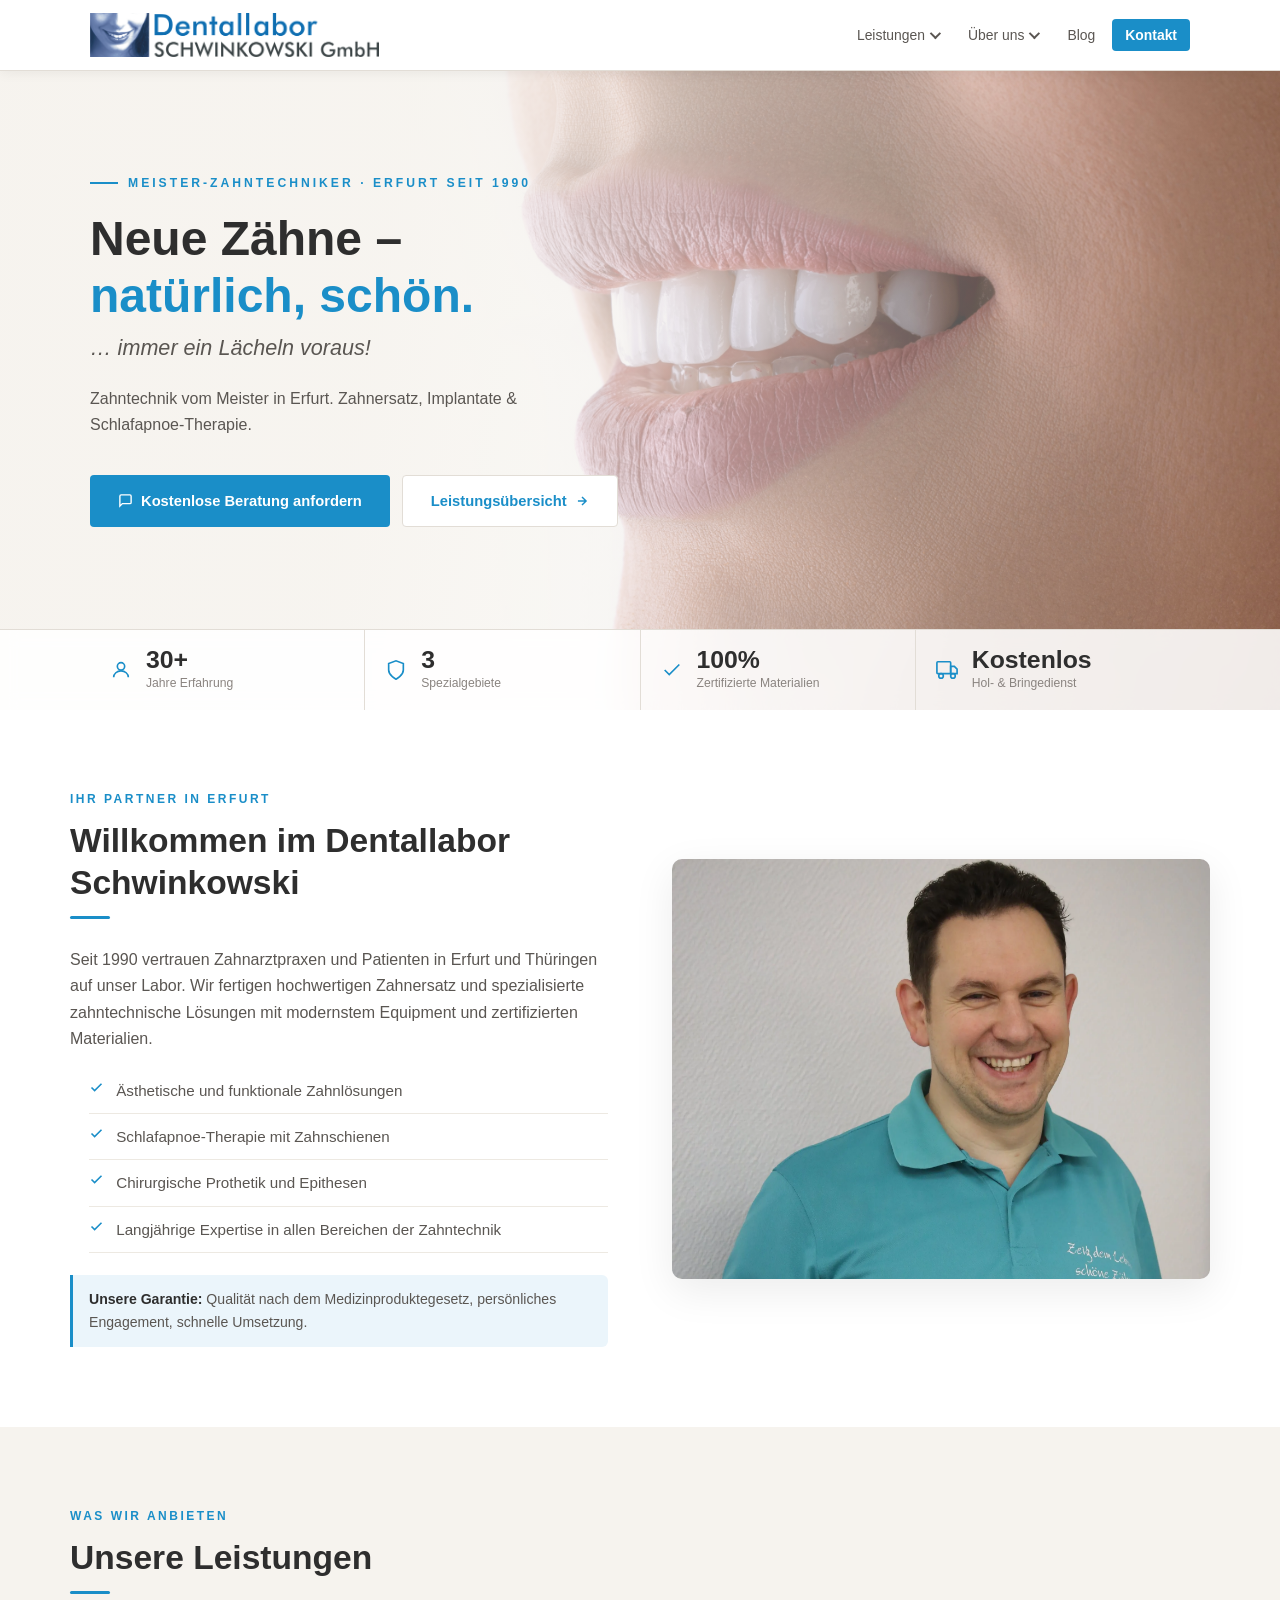
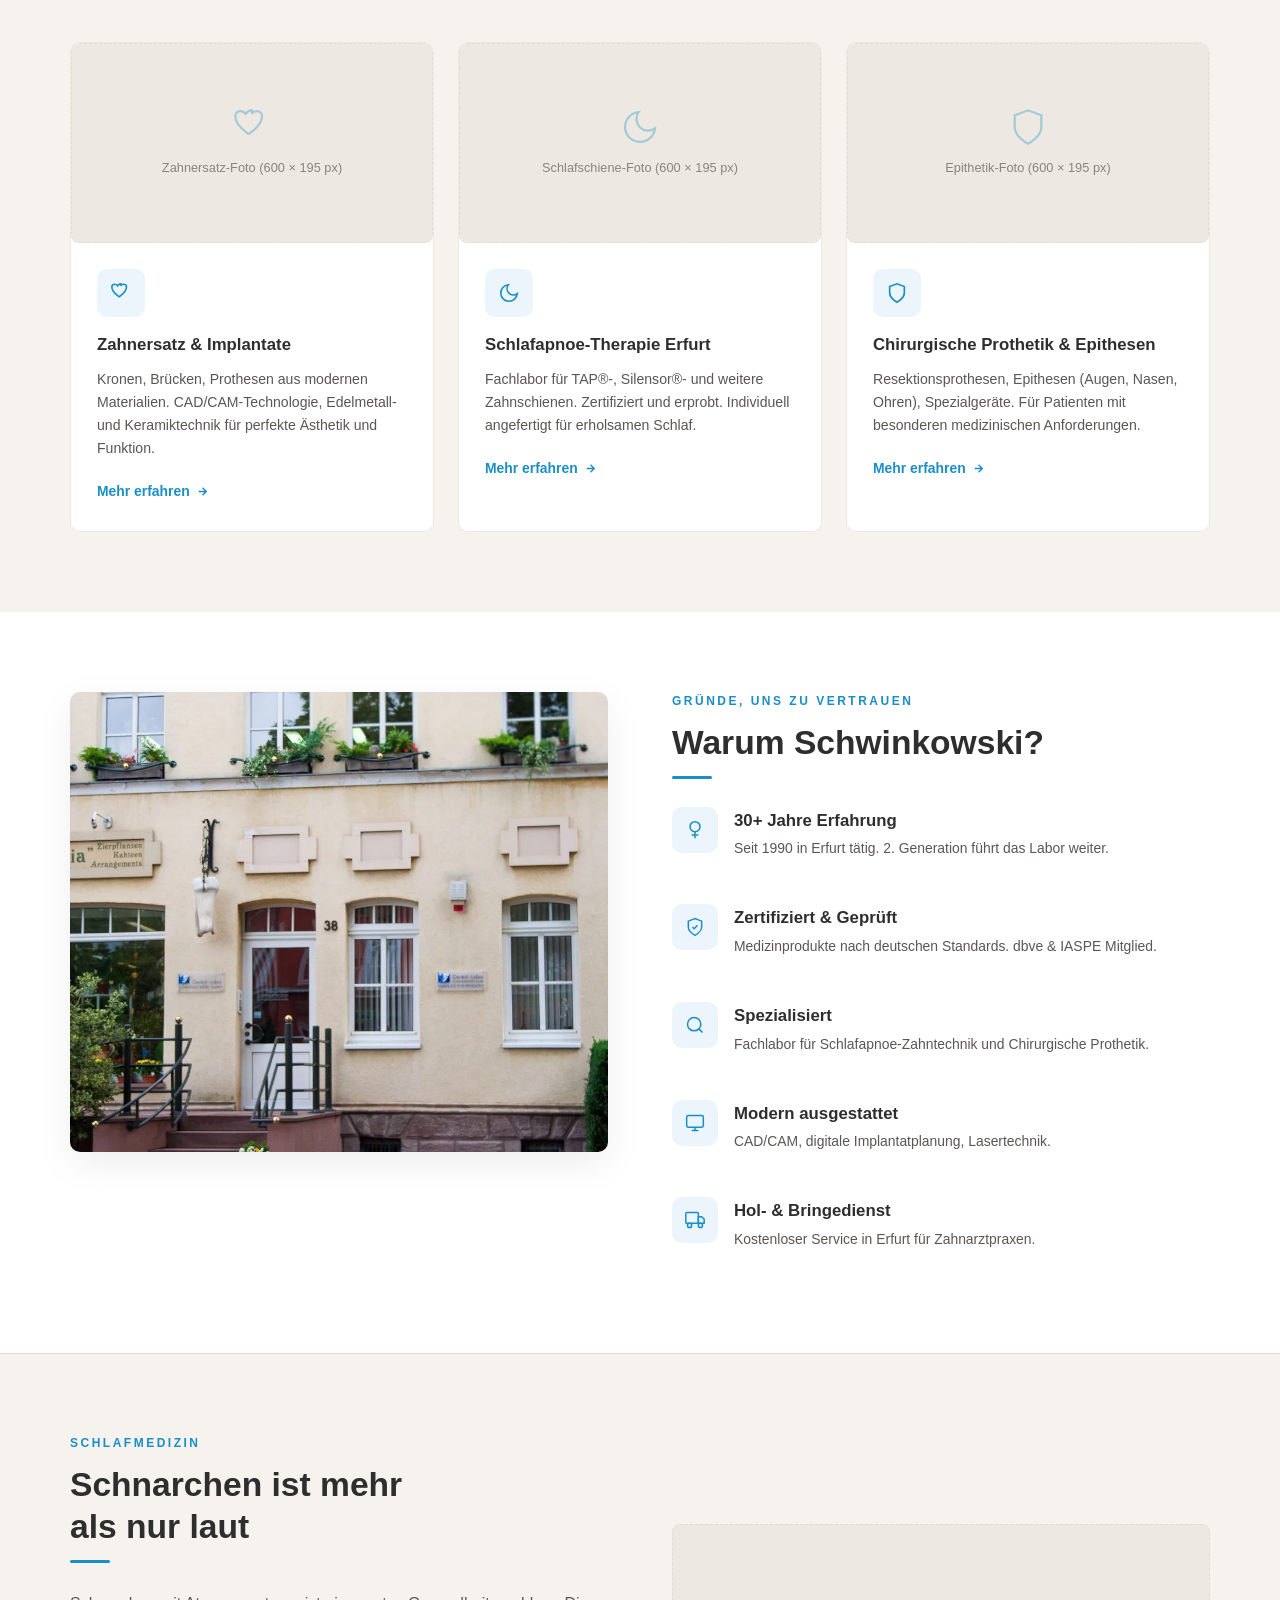
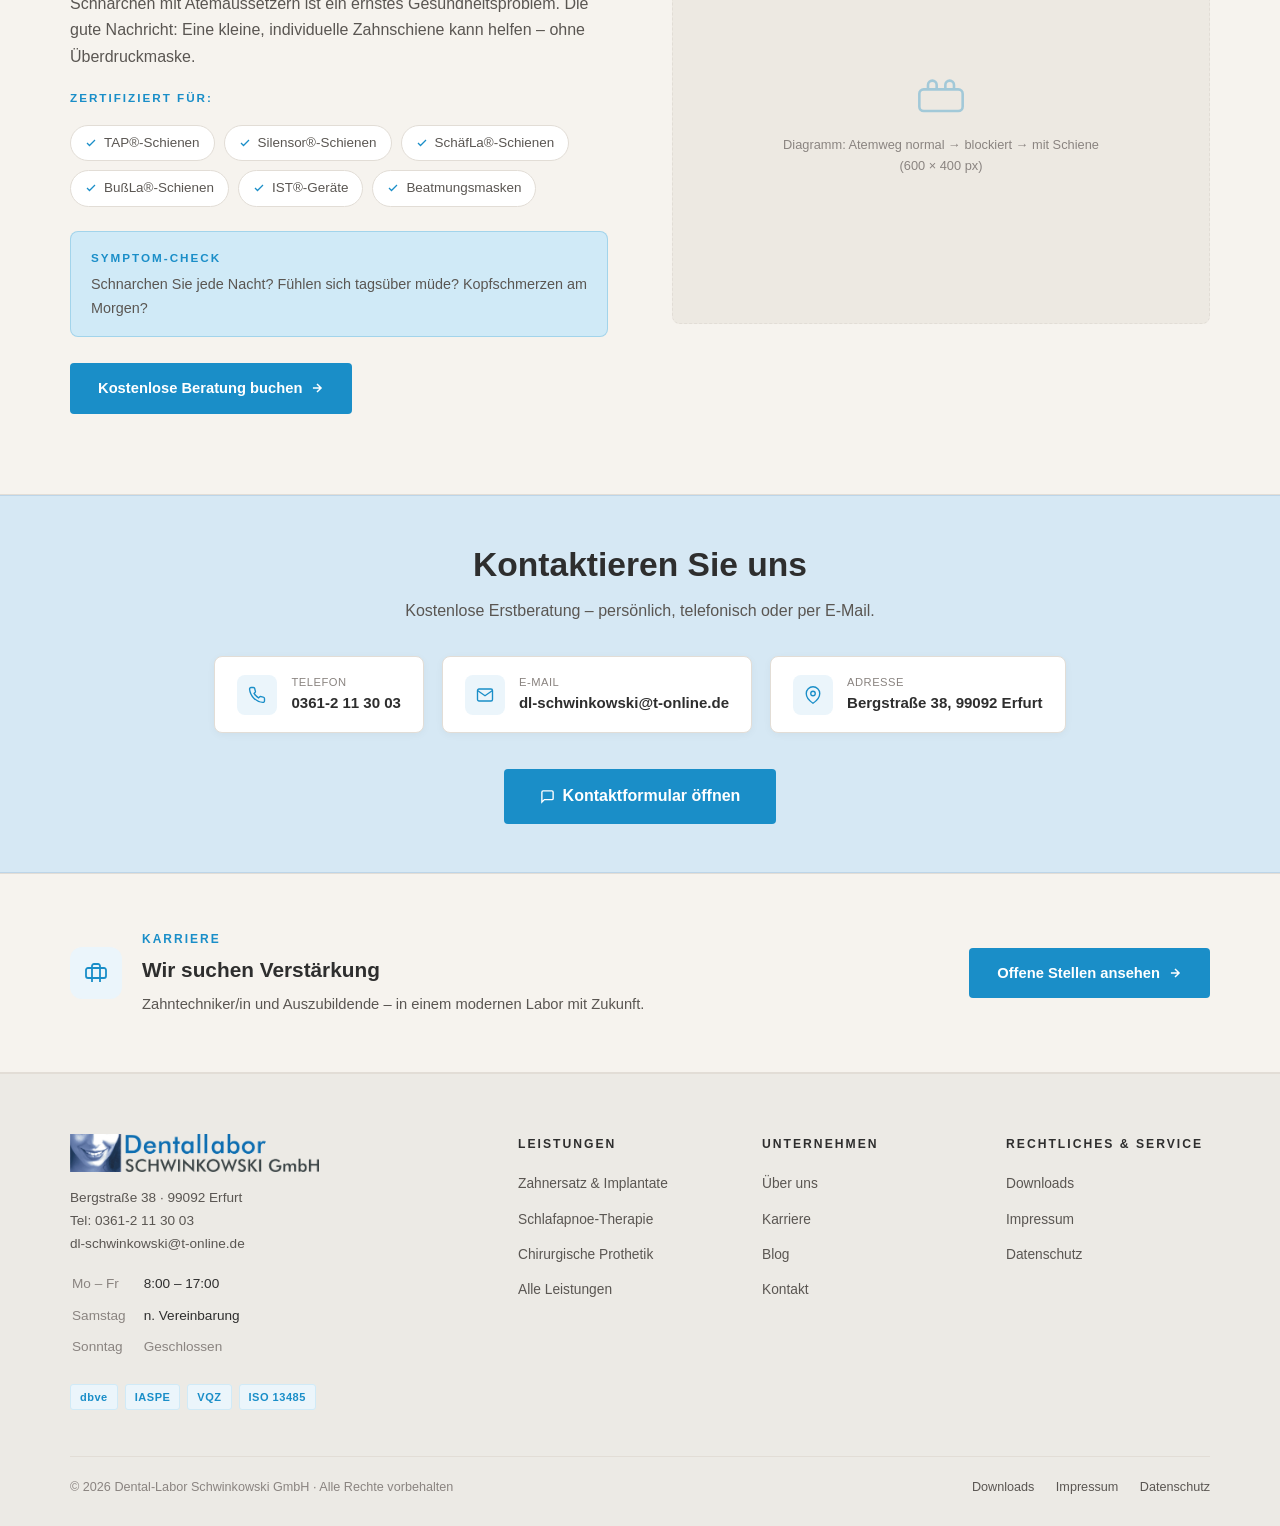
<file: index.html>
<!DOCTYPE html>
<html lang="de">
<head>
  <meta charset="UTF-8" />
  <meta name="viewport" content="width=device-width, initial-scale=1.0" />
  <title>Zahntechnik Erfurt | Zahnersatz & Schlafapnoe-Therapie | Dentallabor Schwinkowski</title>
  <meta name="description" content="Modernes Dentallabor in Erfurt seit 1990. Zahnersatz, Implantate, Schlafapnoe-Therapie mit zertifizierter Qualität. Kontakt: 0361-2 11 30 03" />
  <style>
    /* ===== RESET ===== */
    *, *::before, *::after { box-sizing: border-box; margin: 0; padding: 0; }
    html { scroll-behavior: smooth; }
    body { font-family: 'Segoe UI', Arial, sans-serif; color: #2E2E2E; background: #FDFCFA; line-height: 1.65; }
    a { text-decoration: none; color: inherit; }
    img { max-width: 100%; display: block; }

    /* ===== PALETTE ===== */
    :root {
      /* Warm neutrals */
      --bg:          #FDFCFA;   /* Haupthintergrund: warmes Weiß */
      --bg-warm:     #F6F3EE;   /* Cremeton für Abwechslung */
      --bg-mid:      #EDE9E2;   /* Etwas dunkler für Karten-Hintergrund */
      --border:      #E2DDD6;   /* Trennlinien */
      --border-soft: #EDE9E2;

      /* Text */
      --text:        #2E2E2E;   /* Schwinkowski-Dunkelgrau → Haupttext */
      --text-mid:    #5A5652;   /* Mittlerer Text */
      --text-light:  #8A8480;   /* Subtiler Text */

      /* Brand blue (nur Akzente, Buttons, Links) */
      --blue:        #1A8EC8;
      --blue-dark:   #1270A0;
      --blue-light:  #EBF5FB;
      --blue-mid:    #D0EAF7;

      /* Dark – nur für Nav & Footer */
      --dark:        #111518;
      --dark-mid:    #1C2328;

      /* White */
      --white:       #FFFFFF;
    }

    /* ===== PLACEHOLDERS ===== */
    .img-placeholder {
      background: var(--bg-mid);
      display: flex; flex-direction: column;
      align-items: center; justify-content: center;
      gap: 10px; color: var(--text-light);
      font-size: 0.8rem; text-align: center; padding: 24px;
      border-radius: 8px; border: 1px dashed var(--border);
    }
    .img-placeholder svg { opacity: 0.35; color: var(--blue); }

    /* ===== TYPOGRAPHY ===== */
    h1 { font-size: clamp(2rem, 4vw, 3rem); font-weight: 700; line-height: 1.18; color: var(--text); }
    h2 { font-size: clamp(1.45rem, 3vw, 2.1rem); font-weight: 700; line-height: 1.25; color: var(--text); }
    h3 { font-size: 1.05rem; font-weight: 700; color: var(--text); }
    p  { margin-bottom: 0.9rem; }

    /* ===== BUTTONS ===== */
    .btn {
      display: inline-flex; align-items: center; gap: 8px;
      padding: 13px 28px; border-radius: 4px;
      font-weight: 700; font-size: 0.92rem; border: none; cursor: pointer;
      transition: transform 0.15s, box-shadow 0.15s, background 0.15s;
    }
    .btn:hover { transform: translateY(-2px); box-shadow: 0 6px 20px rgba(0,0,0,0.12); }
    .btn-primary { background: var(--blue); color: var(--white); }
    .btn-primary:hover { background: var(--blue-dark); }
    .btn-dark  { background: var(--dark); color: var(--white); }
    .btn-dark:hover { background: #222; }
    .btn-ghost { background: var(--white); color: var(--blue); border: 1.5px solid var(--blue); }
    .btn-ghost:hover { background: var(--blue-light); }

    /* ===== LAYOUT ===== */
    .section { padding: 88px 20px; }
    .section--warm   { background: var(--bg-warm); }
    .section--white  { background: var(--white); }
    .container { max-width: 1140px; margin: 0 auto; }

    .eyebrow {
      font-size: 0.75rem; font-weight: 700; letter-spacing: 2.5px;
      text-transform: uppercase; color: var(--blue); margin-bottom: 10px;
    }
    .rule { width: 40px; height: 3px; background: var(--blue); border-radius: 2px; margin: 12px 0 28px; }

    /* ===== NAVIGATION ===== */
    header {
      position: fixed; top: 0; left: 0; right: 0; z-index: 1000;
      background: var(--white);
      border-bottom: 1px solid var(--border);
      box-shadow: 0 2px 12px rgba(0,0,0,0.06);
    }
    nav {
      max-width: 1140px; margin: 0 auto;
      display: flex; align-items: center; justify-content: space-between;
      padding: 0 20px; height: 70px;
    }
    .nav-logo img { height: 44px; width: auto; }
    .nav-links { display: flex; gap: 4px; list-style: none; align-items: center; }
    .nav-links a {
      color: var(--text-mid); font-size: 0.87rem; font-weight: 500;
      padding: 8px 13px; border-radius: 4px; transition: background 0.15s, color 0.15s;
    }
    .nav-links a:hover { color: var(--blue); background: var(--blue-light); }
    .nav-links a.active { color: var(--blue); font-weight: 700; }
    .nav-cta { background: var(--blue) !important; color: var(--white) !important; font-weight: 700 !important; border-radius: 4px; }
    .nav-cta:hover { background: var(--blue-dark) !important; }

    /* ===== HERO (hell mit Bild) ===== */
    .hero {
      margin-top: 70px; position: relative;
      height: 640px; overflow: hidden;
      display: flex; align-items: center;
      background: var(--bg-warm);
    }
    .hero-bg-img {
      position: absolute; inset: 0;
      background-image: url('images/header.jpg');
      background-size: cover; background-position: center center;
      opacity: 1;
    }
    /* Warmer Overlay – Text links lesbar, Bild rechts sichtbar */
    .hero-overlay {
      position: absolute; inset: 0;
      background: linear-gradient(
        100deg,
        rgba(246,243,238,0.97) 0%,
        rgba(246,243,238,0.90) 30%,
        rgba(246,243,238,0.55) 55%,
        rgba(246,243,238,0.05) 100%
      );
    }
    .hero-accent-line { display: none; }
    .hero-content {
      position: relative; z-index: 3;
      max-width: 1140px; margin: 0 auto;
      padding: 0 20px 80px; width: 100%;
    }
    .hero-tag {
      font-size: 0.76rem; font-weight: 700; letter-spacing: 3px;
      text-transform: uppercase; color: var(--blue); margin-bottom: 18px;
      display: flex; align-items: center; gap: 10px;
    }
    .hero-tag::before { content:''; display:inline-block; width:28px; height:2px; background:var(--blue); }
    .hero h1 { max-width: 620px; margin-bottom: 6px; color: var(--text); }
    .hero h1 span { color: var(--blue); }
    .hero-italic {
      font-size: 1.35rem; font-style: italic; font-weight: 300;
      color: var(--text-mid); margin-bottom: 20px;
    }
    .hero-sub {
      color: var(--text-mid); font-size: 1rem;
      max-width: 480px; margin-bottom: 36px;
    }
    .hero-btns { display: flex; gap: 12px; flex-wrap: wrap; }

    /* Stats-Leiste am Hero-Boden */
    .hero-stats {
      position: absolute; bottom: 0; left: 0; right: 0; z-index: 3;
      background: rgba(255,255,255,0.88);
      backdrop-filter: blur(8px);
      border-top: 1px solid var(--border);
    }
    .hero-stats-inner {
      max-width: 1140px; margin: 0 auto; padding: 0 20px;
      display: flex;
    }
    .hero-stat {
      flex: 1; padding: 18px 0;
      border-right: 1px solid var(--border);
      display: flex; align-items: center; gap: 14px;
    }
    .hero-stat:last-child { border-right: none; }
    .hero-stat-icon { color: var(--blue); margin-left: 20px; flex-shrink: 0; }
    .hero-stat-num  { font-size: 1.55rem; font-weight: 800; color: var(--text); line-height: 1; }
    .hero-stat-text { font-size: 0.76rem; color: var(--text-light); line-height: 1.4; margin-top: 2px; }

    /* ===== INTRO ===== */
    .intro-grid { display: grid; grid-template-columns: 1fr 1fr; gap: 64px; align-items: center; }
    .intro-list { list-style: none; margin: 16px 0 22px; }
    .intro-list li {
      display: flex; align-items: flex-start; gap: 12px;
      padding: 10px 0; border-bottom: 1px solid var(--border-soft);
      color: var(--text-mid); font-size: 0.95rem;
    }
    .intro-list li svg { color: var(--blue); flex-shrink: 0; margin-top: 2px; }
    .intro-note {
      background: var(--blue-light);
      border-left: 3px solid var(--blue);
      padding: 13px 16px; border-radius: 0 6px 6px 0;
      font-size: 0.88rem; color: var(--text-mid);
    }
    .intro-note strong { color: var(--text); }
    .intro-image { border-radius: 10px; overflow: hidden; box-shadow: 0 12px 40px rgba(0,0,0,0.08); }

    /* ===== CARDS ===== */
    .cards-grid { display: grid; grid-template-columns: repeat(3,1fr); gap: 24px; margin-top: 48px; }
    .card {
      background: var(--white);
      border-radius: 10px;
      border: 1px solid var(--border-soft);
      overflow: hidden;
      transition: transform 0.2s, box-shadow 0.2s, border-color 0.2s;
    }
    .card:hover {
      transform: translateY(-5px);
      box-shadow: 0 12px 36px rgba(26,142,200,0.1);
      border-color: var(--blue);
    }
    .card-img { height: 195px; }
    .card-body { padding: 26px; }
    .card-icon {
      width: 48px; height: 48px;
      background: var(--blue-light); border-radius: 10px;
      display: flex; align-items: center; justify-content: center;
      color: var(--blue); margin-bottom: 14px;
    }
    .card h3 { margin-bottom: 9px; }
    .card p  { font-size: 0.88rem; color: var(--text-mid); margin-bottom: 18px; }
    .card-link {
      display: inline-flex; align-items: center; gap: 6px;
      font-size: 0.87rem; font-weight: 700; color: var(--blue);
      transition: gap 0.15s;
    }
    .card-link:hover { gap: 10px; }

    /* ===== TRUST ===== */
    .trust-grid { display: grid; grid-template-columns: 1fr 1fr; gap: 64px; align-items: start; }
    .trust-image { border-radius: 10px; overflow: hidden; box-shadow: 0 12px 36px rgba(0,0,0,0.07); }
    .trust-items { display: flex; flex-direction: column; gap: 22px; }
    .trust-item { display: flex; gap: 16px; align-items: flex-start; }
    .trust-icon {
      width: 46px; height: 46px; flex-shrink: 0;
      background: var(--blue-light); border-radius: 10px;
      display: flex; align-items: center; justify-content: center; color: var(--blue);
    }
    .trust-item h3 { margin-bottom: 3px; }
    .trust-item p  { font-size: 0.87rem; color: var(--text-mid); margin: 0; }

    /* ===== SCHLAFAPNOE (hell, warm) ===== */
    .sleep-section { background: var(--bg-warm); border-top: 1px solid var(--border); border-bottom: 1px solid var(--border); }
    .sleep-grid { display: grid; grid-template-columns: 1fr 1fr; gap: 64px; align-items: center; }
    .sleep-pills { display: flex; flex-wrap: wrap; gap: 9px; margin: 18px 0 24px; }
    .sleep-pill {
      display: flex; align-items: center; gap: 7px;
      background: var(--white);
      border: 1px solid var(--border);
      border-radius: 20px; padding: 6px 14px;
      font-size: 0.84rem; color: var(--text-mid);
    }
    .sleep-pill svg { color: var(--blue); }
    .sleep-box {
      background: var(--blue-mid);
      border: 1px solid rgba(26,142,200,0.25);
      border-radius: 8px; padding: 16px 20px; margin-bottom: 26px;
    }
    .sleep-box-label {
      font-size: 0.73rem; font-weight: 700; letter-spacing: 2px;
      text-transform: uppercase; color: var(--blue); margin-bottom: 6px;
    }
    .sleep-box p { font-size: 0.9rem; color: var(--text-mid); margin: 0; }
    .sleep-placeholder {
      background: var(--white);
      border: 1px dashed var(--border);
      border-radius: 10px;
    }

    /* ===== CTA SECTION ===== */
    .cta-section {
      background: #D6E8F4;
      border-top: 1px solid #BDD5E8;
      border-bottom: 1px solid #BDD5E8;
      color: var(--text); text-align: center; padding: 48px 20px;
    }
    .cta-section h2 { color: var(--text); margin-bottom: 12px; }
    .cta-section > .container > p { color: var(--text-mid); max-width: 500px; margin: 0 auto 32px; }
    .cta-eyebrow { display: none; }
    .cta-cards { display: flex; gap: 18px; justify-content: center; flex-wrap: wrap; margin-bottom: 36px; }
    .cta-card {
      display: flex; align-items: center; gap: 14px;
      background: var(--white);
      border: 1px solid var(--border);
      border-radius: 8px; padding: 16px 22px; text-align: left;
      box-shadow: 0 2px 8px rgba(0,0,0,0.04);
    }
    .cta-card-icon {
      width: 40px; height: 40px; flex-shrink: 0;
      background: var(--blue-light); border-radius: 8px;
      display: flex; align-items: center; justify-content: center;
      color: var(--blue);
    }
    .cta-card-label { font-size: 0.7rem; color: var(--text-light); letter-spacing: 0.5px; text-transform: uppercase; }
    .cta-card-value { font-weight: 700; font-size: 0.94rem; color: var(--text); }

    /* ===== FOOTER (helles Grau) ===== */
    footer {
      background: #ECEAE5;
      border-top: 1px solid var(--border);
      color: var(--text-mid);
      padding: 60px 20px 28px;
    }
    .footer-grid {
      display: grid; grid-template-columns: 2fr 1fr 1fr 1fr; gap: 40px;
      max-width: 1140px; margin: 0 auto 46px;
    }
    .footer-logo { height: 38px; width: auto; margin-bottom: 14px; }
    .footer-brand p { font-size: 0.85rem; color: var(--text-mid); margin-bottom: 16px; line-height: 1.7; }
    .footer-badges { display: flex; flex-wrap: wrap; gap: 7px; }
    .footer-badge {
      background: var(--blue-light); border: 1px solid var(--blue-mid);
      border-radius: 3px; padding: 3px 9px;
      font-size: 0.69rem; font-weight: 700; color: var(--blue); letter-spacing: 0.5px;
    }
    .footer-col h4 {
      color: var(--text); font-size: 0.76rem; font-weight: 700;
      text-transform: uppercase; letter-spacing: 2px; margin-bottom: 16px;
    }
    .footer-col ul { list-style: none; }
    .footer-col ul li { margin-bottom: 9px; }
    .footer-col ul li a { font-size: 0.86rem; color: var(--text-mid); transition: color 0.15s; }
    .footer-col ul li a:hover { color: var(--blue); }
    .footer-hours td { padding-bottom: 7px; font-size: 0.85rem; }
    .footer-hours td:first-child { color: var(--text-light); padding-right: 16px; }
    .footer-hours td:last-child { color: var(--text); }
    .footer-service {
      display: flex; align-items: center; gap: 8px;
      font-size: 0.81rem; margin-top: 14px; color: var(--text-light);
    }
    .footer-service svg { color: var(--blue); }
    .footer-bottom {
      max-width: 1140px; margin: 0 auto;
      border-top: 1px solid var(--border);
      padding-top: 20px;
      display: flex; align-items: center; justify-content: space-between;
      flex-wrap: wrap; gap: 12px;
      font-size: 0.79rem; color: var(--text-light);
    }
    .footer-bottom a { color: var(--text-mid); margin-left: 18px; }
    .footer-bottom a:hover { color: var(--blue); }

    /* ===== RESPONSIVE ===== */
    @media (max-width: 1000px) {
      .intro-grid, .trust-grid, .sleep-grid { grid-template-columns: 1fr; }
      .cards-grid { grid-template-columns: 1fr 1fr; }
      .footer-grid { grid-template-columns: 1fr 1fr; }
      .trust-image { order: -1; }
    }
    @media (max-width: 700px) {
      .cards-grid { grid-template-columns: 1fr; }
      .hero-stats-inner { flex-wrap: wrap; }
      .hero-stat { min-width: 45%; border-right: none; border-bottom: 1px solid var(--border); }
      .footer-grid { grid-template-columns: 1fr; }
      .hero-overlay { background: linear-gradient(95deg, rgba(253,252,250,0.98) 0%, rgba(246,243,238,0.9) 50%, rgba(246,243,238,0.3) 100%); }
      .nav-links { display: none; }
      .nav-links.open { display: flex; flex-direction: column; position: fixed; top: 70px; left: 0; right: 0; bottom: 0; background: var(--white); padding: 16px; gap: 2px; overflow-y: auto; z-index: 999; }
      .nav-links.open .nav-links a { padding: 12px 16px; font-size: 1rem; }
      .nav-toggle { display: flex !important; }
      .hero-btns { flex-direction: column; }
      .hero-btns .btn { text-align: center; justify-content: center; }
    }
  </style>
  <link rel="stylesheet" href="assets/style.css" />
</head>
<body>

<!-- ===== NAVIGATION ===== -->
<header>
  <nav>
    <a href="index.html" class="nav-logo">
      <img src="images/DLS-logo-simple.png" alt="Dental-Labor Schwinkowski GmbH" />
    </a>
    <ul class="nav-links">
      <li class="nav-dropdown">
        <a href="leistungen.html">Leistungen</a>
        <ul class="dropdown-menu">
          <li><a href="zahnersatz.html">Zahnersatz &amp; Implantate</a></li>
          <li><a href="schlafmedizin.html">Schlafapnoe-Therapie</a></li>
          <li><a href="chirurgische-prothetik.html">Chirurgische Prothetik</a></li>
        </ul>
      </li>
      <li class="nav-dropdown">
        <a href="ueber-uns.html">Über uns</a>
        <ul class="dropdown-menu">
          <li><a href="ueber-uns.html">Labor &amp; Team</a></li>
          <li><a href="karriere.html">Karriere</a></li>
        </ul>
      </li>
      <li><a href="blog.html">Blog</a></li>
      <li><a href="kontakt.html" class="nav-cta">Kontakt</a></li>
    </ul>
    <button class="nav-toggle" id="nav-toggle" aria-label="Menü öffnen">
      <span></span><span></span><span></span>
    </button>
  </nav>
</header>


<!-- ===== HERO ===== -->
<section class="hero">
  <div class="hero-bg-img"></div>
  <div class="hero-overlay"></div>
  <div class="hero-accent-line"></div>

  <div class="hero-content container">
    <p class="hero-tag">Meister-Zahntechniker · Erfurt seit 1990</p>
    <h1>Neue Zähne –<br><span>natürlich, schön.</span></h1>
    <p class="hero-italic">… immer ein Lächeln voraus!</p>
    <p class="hero-sub">Zahntechnik vom Meister in Erfurt. Zahnersatz, Implantate &amp; Schlafapnoe-Therapie.</p>
    <div class="hero-btns">
      <a href="kontakt.html?typ=anfrage" class="btn btn-primary">
        <svg width="15" height="15" viewBox="0 0 24 24" fill="none" stroke="currentColor" stroke-width="2.2"><path d="M21 15a2 2 0 01-2 2H7l-4 4V5a2 2 0 012-2h14a2 2 0 012 2z"/></svg>
        Kostenlose Beratung anfordern
      </a>
      <a href="leistungen.html" class="btn" style="background:var(--white); color:var(--blue); border:1.5px solid var(--border);">
        Leistungsübersicht
        <svg width="14" height="14" viewBox="0 0 24 24" fill="none" stroke="currentColor" stroke-width="2.5"><path d="M5 12h14M12 5l7 7-7 7"/></svg>
      </a>
    </div>
  </div>

  <!-- Stats-Leiste -->
  <div class="hero-stats">
    <div class="hero-stats-inner container">
      <div class="hero-stat">
        <svg class="hero-stat-icon" width="22" height="22" viewBox="0 0 24 24" fill="none" stroke="currentColor" stroke-width="1.8"><circle cx="12" cy="8" r="4"/><path d="M4 20c0-4 3.6-7 8-7s8 3 8 7"/></svg>
        <div>
          <div class="hero-stat-num">30+</div>
          <div class="hero-stat-text">Jahre Erfahrung</div>
        </div>
      </div>
      <div class="hero-stat">
        <svg class="hero-stat-icon" width="22" height="22" viewBox="0 0 24 24" fill="none" stroke="currentColor" stroke-width="1.8"><path d="M12 22s8-4 8-10V5l-8-3-8 3v7c0 6 8 10 8 10z"/></svg>
        <div>
          <div class="hero-stat-num">3</div>
          <div class="hero-stat-text">Spezialgebiete</div>
        </div>
      </div>
      <div class="hero-stat">
        <svg class="hero-stat-icon" width="22" height="22" viewBox="0 0 24 24" fill="none" stroke="currentColor" stroke-width="1.8"><polyline points="20 6 9 17 4 12"/></svg>
        <div>
          <div class="hero-stat-num">100%</div>
          <div class="hero-stat-text">Zertifizierte Materialien</div>
        </div>
      </div>
      <div class="hero-stat">
        <svg class="hero-stat-icon" width="22" height="22" viewBox="0 0 24 24" fill="none" stroke="currentColor" stroke-width="1.8"><rect x="1" y="3" width="15" height="13" rx="1"/><path d="M16 8h4l3 3v5h-7z"/><circle cx="5.5" cy="18.5" r="2.5"/><circle cx="18.5" cy="18.5" r="2.5"/></svg>
        <div>
          <div class="hero-stat-num">Kostenlos</div>
          <div class="hero-stat-text">Hol- &amp; Bringedienst</div>
        </div>
      </div>
    </div>
  </div>
</section>


<!-- ===== EINLEITUNG ===== -->
<section class="section section--white">
  <div class="container intro-grid">
    <div>
      <p class="eyebrow">Ihr Partner in Erfurt</p>
      <h2>Willkommen im Dentallabor Schwinkowski</h2>
      <div class="rule"></div>
      <p style="color:var(--text-mid);">Seit 1990 vertrauen Zahnarztpraxen und Patienten in Erfurt und Thüringen auf unser Labor. Wir fertigen hochwertigen Zahnersatz und spezialisierte zahntechnische Lösungen mit modernstem Equipment und zertifizierten Materialien.</p>
      <ul class="intro-list">
        <li>
          <svg width="15" height="15" viewBox="0 0 24 24" fill="none" stroke="currentColor" stroke-width="2.5"><polyline points="20 6 9 17 4 12"/></svg>
          Ästhetische und funktionale Zahnlösungen
        </li>
        <li>
          <svg width="15" height="15" viewBox="0 0 24 24" fill="none" stroke="currentColor" stroke-width="2.5"><polyline points="20 6 9 17 4 12"/></svg>
          Schlafapnoe-Therapie mit Zahnschienen
        </li>
        <li>
          <svg width="15" height="15" viewBox="0 0 24 24" fill="none" stroke="currentColor" stroke-width="2.5"><polyline points="20 6 9 17 4 12"/></svg>
          Chirurgische Prothetik und Epithesen
        </li>
        <li>
          <svg width="15" height="15" viewBox="0 0 24 24" fill="none" stroke="currentColor" stroke-width="2.5"><polyline points="20 6 9 17 4 12"/></svg>
          Langjährige Expertise in allen Bereichen der Zahntechnik
        </li>
      </ul>
      <div class="intro-note">
        <strong>Unsere Garantie:</strong> Qualität nach dem Medizinproduktegesetz, persönliches Engagement, schnelle Umsetzung.
      </div>
    </div>
    <div class="intro-image">
      <img src="images/Portrait-LarsStahl.webp"
           alt="ZTM Lars Stahl – Leitung Dentallabor Schwinkowski Erfurt"
           style="width:100%; height:420px; object-fit:cover;" />
    </div>
  </div>
</section>


<!-- ===== LEISTUNGS-CARDS ===== -->
<section class="section section--warm">
  <div class="container">
    <p class="eyebrow">Was wir anbieten</p>
    <h2>Unsere Leistungen</h2>
    <div class="rule"></div>

    <div class="cards-grid">

      <article class="card">
        <div class="card-img img-placeholder">
          <svg width="40" height="40" viewBox="0 0 24 24" fill="none" stroke="currentColor" stroke-width="1.3"><path d="M12 2c-1.5 0-3 .8-3.8 2.1C7.4 3 6.2 2.5 5 2.5 3 2.5 2 4 2 5.5c0 4 3 7 7 10l.5.4a1 1 0 001 0l.5-.4c4-3 7-6 7-10 0-1.5-1-3-3-3-1.2 0-2.4.5-3.2 1.6A4 4 0 0012 2z"/></svg>
          <span>Zahnersatz-Foto (600 × 195 px)</span>
        </div>
        <div class="card-body">
          <div class="card-icon">
            <svg width="22" height="22" viewBox="0 0 24 24" fill="none" stroke="currentColor" stroke-width="1.8"><path d="M12 2c-1.5 0-3 .8-3.8 2.1C7.4 3 6.2 2.5 5 2.5 3 2.5 2 4 2 5.5c0 4 3 7 7 10l.5.4a1 1 0 001 0l.5-.4c4-3 7-6 7-10 0-1.5-1-3-3-3-1.2 0-2.4.5-3.2 1.6A4 4 0 0012 2z"/></svg>
          </div>
          <h3>Zahnersatz &amp; Implantate</h3>
          <p>Kronen, Brücken, Prothesen aus modernen Materialien. CAD/CAM-Technologie, Edelmetall- und Keramiktechnik für perfekte Ästhetik und Funktion.</p>
          <a href="zahnersatz.html" class="card-link">
            Mehr erfahren
            <svg width="13" height="13" viewBox="0 0 24 24" fill="none" stroke="currentColor" stroke-width="2.5"><path d="M5 12h14M12 5l7 7-7 7"/></svg>
          </a>
        </div>
      </article>

      <article class="card">
        <div class="card-img img-placeholder">
          <svg width="40" height="40" viewBox="0 0 24 24" fill="none" stroke="currentColor" stroke-width="1.3"><path d="M21 12.79A9 9 0 1111.21 3 7 7 0 0021 12.79z"/></svg>
          <span>Schlafschiene-Foto (600 × 195 px)</span>
        </div>
        <div class="card-body">
          <div class="card-icon">
            <svg width="22" height="22" viewBox="0 0 24 24" fill="none" stroke="currentColor" stroke-width="1.8"><path d="M21 12.79A9 9 0 1111.21 3 7 7 0 0021 12.79z"/></svg>
          </div>
          <h3>Schlafapnoe-Therapie Erfurt</h3>
          <p>Fachlabor für TAP®-, Silensor®- und weitere Zahnschienen. Zertifiziert und erprobt. Individuell angefertigt für erholsamen Schlaf.</p>
          <a href="schlafmedizin.html" class="card-link">
            Mehr erfahren
            <svg width="13" height="13" viewBox="0 0 24 24" fill="none" stroke="currentColor" stroke-width="2.5"><path d="M5 12h14M12 5l7 7-7 7"/></svg>
          </a>
        </div>
      </article>

      <article class="card">
        <div class="card-img img-placeholder">
          <svg width="40" height="40" viewBox="0 0 24 24" fill="none" stroke="currentColor" stroke-width="1.3"><path d="M12 22s8-4 8-10V5l-8-3-8 3v7c0 6 8 10 8 10z"/></svg>
          <span>Epithetik-Foto (600 × 195 px)</span>
        </div>
        <div class="card-body">
          <div class="card-icon">
            <svg width="22" height="22" viewBox="0 0 24 24" fill="none" stroke="currentColor" stroke-width="1.8"><path d="M12 22s8-4 8-10V5l-8-3-8 3v7c0 6 8 10 8 10z"/></svg>
          </div>
          <h3>Chirurgische Prothetik &amp; Epithesen</h3>
          <p>Resektionsprothesen, Epithesen (Augen, Nasen, Ohren), Spezialgeräte. Für Patienten mit besonderen medizinischen Anforderungen.</p>
          <a href="chirurgische-prothetik.html" class="card-link">
            Mehr erfahren
            <svg width="13" height="13" viewBox="0 0 24 24" fill="none" stroke="currentColor" stroke-width="2.5"><path d="M5 12h14M12 5l7 7-7 7"/></svg>
          </a>
        </div>
      </article>

    </div>
  </div>
</section>


<!-- ===== WARUM SCHWINKOWSKI ===== -->
<section class="section section--white">
  <div class="container trust-grid">
    <div class="trust-image">
      <img src="images/Labor-Strassenansicht.webp"
           alt="Zahntechniker-Handwerk Dentallabor Schwinkowski"
           style="width:100%; height:460px; object-fit:cover;" />
    </div>
    <div>
      <p class="eyebrow">Gründe, uns zu vertrauen</p>
      <h2>Warum Schwinkowski?</h2>
      <div class="rule"></div>
      <div class="trust-items">

        <div class="trust-item">
          <div class="trust-icon">
            <svg width="20" height="20" viewBox="0 0 24 24" fill="none" stroke="currentColor" stroke-width="1.8"><circle cx="12" cy="8" r="6"/><path d="M12 14v8M8 18h8"/></svg>
          </div>
          <div>
            <h3>30+ Jahre Erfahrung</h3>
            <p>Seit 1990 in Erfurt tätig. 2. Generation führt das Labor weiter.</p>
          </div>
        </div>

        <div class="trust-item">
          <div class="trust-icon">
            <svg width="20" height="20" viewBox="0 0 24 24" fill="none" stroke="currentColor" stroke-width="1.8"><path d="M12 22s8-4 8-10V5l-8-3-8 3v7c0 6 8 10 8 10z"/><polyline points="9 12 11 14 15 10"/></svg>
          </div>
          <div>
            <h3>Zertifiziert &amp; Geprüft</h3>
            <p>Medizinprodukte nach deutschen Standards. dbve &amp; IASPE Mitglied.</p>
          </div>
        </div>

        <div class="trust-item">
          <div class="trust-icon">
            <svg width="20" height="20" viewBox="0 0 24 24" fill="none" stroke="currentColor" stroke-width="1.8"><circle cx="11" cy="11" r="8"/><path d="M21 21l-4.35-4.35"/></svg>
          </div>
          <div>
            <h3>Spezialisiert</h3>
            <p>Fachlabor für Schlafapnoe-Zahntechnik und Chirurgische Prothetik.</p>
          </div>
        </div>

        <div class="trust-item">
          <div class="trust-icon">
            <svg width="20" height="20" viewBox="0 0 24 24" fill="none" stroke="currentColor" stroke-width="1.8"><rect x="2" y="3" width="20" height="14" rx="2"/><path d="M8 21h8M12 17v4"/></svg>
          </div>
          <div>
            <h3>Modern ausgestattet</h3>
            <p>CAD/CAM, digitale Implantatplanung, Lasertechnik.</p>
          </div>
        </div>

        <div class="trust-item">
          <div class="trust-icon">
            <svg width="20" height="20" viewBox="0 0 24 24" fill="none" stroke="currentColor" stroke-width="1.8"><rect x="1" y="3" width="15" height="13" rx="1"/><path d="M16 8h4l3 3v5h-7z"/><circle cx="5.5" cy="18.5" r="2.5"/><circle cx="18.5" cy="18.5" r="2.5"/></svg>
          </div>
          <div>
            <h3>Hol- &amp; Bringedienst</h3>
            <p>Kostenloser Service in Erfurt für Zahnarztpraxen.</p>
          </div>
        </div>

      </div>
    </div>
  </div>
</section>


<!-- ===== SCHLAFAPNOE TEASER ===== -->
<section class="section sleep-section">
  <div class="container sleep-grid">
    <div>
      <p class="eyebrow">Schlafmedizin</p>
      <h2>Schnarchen ist mehr<br>als nur laut</h2>
      <div class="rule"></div>
      <p style="color:var(--text-mid);">Schnarchen mit Atemaussetzern ist ein ernstes Gesundheitsproblem. Die gute Nachricht: Eine kleine, individuelle Zahnschiene kann helfen – ohne Überdruckmaske.</p>

      <p style="font-size:0.73rem; font-weight:700; letter-spacing:2px; text-transform:uppercase; color:var(--blue); margin:18px 0 10px;">Zertifiziert für:</p>
      <div class="sleep-pills">
        <span class="sleep-pill">
          <svg width="12" height="12" viewBox="0 0 24 24" fill="none" stroke="currentColor" stroke-width="2.5"><polyline points="20 6 9 17 4 12"/></svg>
          TAP®-Schienen
        </span>
        <span class="sleep-pill">
          <svg width="12" height="12" viewBox="0 0 24 24" fill="none" stroke="currentColor" stroke-width="2.5"><polyline points="20 6 9 17 4 12"/></svg>
          Silensor®-Schienen
        </span>
        <span class="sleep-pill">
          <svg width="12" height="12" viewBox="0 0 24 24" fill="none" stroke="currentColor" stroke-width="2.5"><polyline points="20 6 9 17 4 12"/></svg>
          SchäfLa®-Schienen
        </span>
        <span class="sleep-pill">
          <svg width="12" height="12" viewBox="0 0 24 24" fill="none" stroke="currentColor" stroke-width="2.5"><polyline points="20 6 9 17 4 12"/></svg>
          BußLa®-Schienen
        </span>
        <span class="sleep-pill">
          <svg width="12" height="12" viewBox="0 0 24 24" fill="none" stroke="currentColor" stroke-width="2.5"><polyline points="20 6 9 17 4 12"/></svg>
          IST®-Geräte
        </span>
        <span class="sleep-pill">
          <svg width="12" height="12" viewBox="0 0 24 24" fill="none" stroke="currentColor" stroke-width="2.5"><polyline points="20 6 9 17 4 12"/></svg>
          Beatmungsmasken
        </span>
      </div>

      <div class="sleep-box">
        <div class="sleep-box-label">Symptom-Check</div>
        <p>Schnarchen Sie jede Nacht? Fühlen sich tagsüber müde? Kopfschmerzen am Morgen?</p>
      </div>

      <a href="schlafmedizin.html" class="btn btn-primary">
        Kostenlose Beratung buchen
        <svg width="14" height="14" viewBox="0 0 24 24" fill="none" stroke="currentColor" stroke-width="2.5"><path d="M5 12h14M12 5l7 7-7 7"/></svg>
      </a>
    </div>

    <div class="sleep-placeholder img-placeholder" style="min-height:400px;">
      <svg width="52" height="52" viewBox="0 0 24 24" fill="none" stroke="currentColor" stroke-width="1.2">
        <rect x="2" y="8" width="20" height="10" rx="2"/><path d="M6 8V6a2 2 0 014 0v2M14 8V6a2 2 0 014 0v2"/>
      </svg>
      <span>Diagramm: Atemweg normal → blockiert → mit Schiene<br>(600 × 400 px)</span>
    </div>
  </div>
</section>


<!-- ===== CTA ===== -->
<section class="cta-section">
  <div class="container">
    <p class="cta-eyebrow">Bereit zu starten?</p>
    <h2>Kontaktieren Sie uns</h2>
    <p>Kostenlose Erstberatung – persönlich, telefonisch oder per E-Mail.</p>

    <div class="cta-cards">
      <div class="cta-card">
        <div class="cta-card-icon">
          <svg width="18" height="18" viewBox="0 0 24 24" fill="none" stroke="currentColor" stroke-width="1.8"><path d="M22 16.92v3a2 2 0 01-2.18 2A19.8 19.8 0 012.08 4.18 2 2 0 014.1 2h3a2 2 0 012 1.72c.127.96.361 1.903.7 2.81a2 2 0 01-.45 2.11L8.09 9.91a16 16 0 006 6l1.27-1.27a2 2 0 012.11-.45c.907.339 1.85.573 2.81.7A2 2 0 0122 16.92z"/></svg>
        </div>
        <div>
          <div class="cta-card-label">Telefon</div>
          <div class="cta-card-value">0361-2 11 30 03</div>
        </div>
      </div>
      <div class="cta-card">
        <div class="cta-card-icon">
          <svg width="18" height="18" viewBox="0 0 24 24" fill="none" stroke="currentColor" stroke-width="1.8"><path d="M4 4h16c1.1 0 2 .9 2 2v12c0 1.1-.9 2-2 2H4c-1.1 0-2-.9-2-2V6c0-1.1.9-2 2-2z"/><polyline points="22,6 12,13 2,6"/></svg>
        </div>
        <div>
          <div class="cta-card-label">E-Mail</div>
          <div class="cta-card-value">dl-schwinkowski@t-online.de</div>
        </div>
      </div>
      <div class="cta-card">
        <div class="cta-card-icon">
          <svg width="18" height="18" viewBox="0 0 24 24" fill="none" stroke="currentColor" stroke-width="1.8"><path d="M21 10c0 7-9 13-9 13S3 17 3 10a9 9 0 0118 0z"/><circle cx="12" cy="10" r="3"/></svg>
        </div>
        <div>
          <div class="cta-card-label">Adresse</div>
          <div class="cta-card-value">Bergstraße 38, 99092 Erfurt</div>
        </div>
      </div>
    </div>

    <a href="kontakt.html" class="btn btn-primary" style="font-size:1rem; padding:14px 36px;">
      <svg width="15" height="15" viewBox="0 0 24 24" fill="none" stroke="currentColor" stroke-width="2.2"><path d="M21 15a2 2 0 01-2 2H7l-4 4V5a2 2 0 012-2h14a2 2 0 012 2z"/></svg>
      Kontaktformular öffnen
    </a>
  </div>
</section>



<!-- ===== KARRIERE BANNER ===== -->
<section style="background:var(--bg-warm); border-top:1px solid var(--border); border-bottom:1px solid var(--border); padding:56px 20px;">
  <div class="container" style="display:flex; align-items:center; justify-content:space-between; flex-wrap:wrap; gap:28px;">
    <div style="display:flex; align-items:center; gap:20px;">
      <div style="width:52px; height:52px; background:var(--blue-light); border-radius:12px; display:flex; align-items:center; justify-content:center; color:var(--blue); flex-shrink:0;">
        <svg width="24" height="24" viewBox="0 0 24 24" fill="none" stroke="currentColor" stroke-width="1.8"><path d="M20 7H4a2 2 0 00-2 2v6a2 2 0 002 2h16a2 2 0 002-2V9a2 2 0 00-2-2z"/><path d="M16 21V5a2 2 0 00-2-2h-4a2 2 0 00-2 2v16"/></svg>
      </div>
      <div>
        <p style="font-size:0.75rem; font-weight:700; letter-spacing:2px; text-transform:uppercase; color:var(--blue); margin:0 0 4px;">Karriere</p>
        <h3 style="font-size:1.3rem; margin:0 0 4px;">Wir suchen Verstärkung</h3>
        <p style="color:var(--text-mid); font-size:0.92rem; margin:0;">Zahntechniker/in und Auszubildende – in einem modernen Labor mit Zukunft.</p>
      </div>
    </div>
    <a href="karriere.html" class="btn btn-primary">
      Offene Stellen ansehen
      <svg width="14" height="14" viewBox="0 0 24 24" fill="none" stroke="currentColor" stroke-width="2.5"><path d="M5 12h14M12 5l7 7-7 7"/></svg>
    </a>
  </div>
</section>

<!-- ===== FOOTER ===== -->
<footer>
  <div class="footer-grid container">
    <div class="footer-brand">
      <img src="images/DLS-logo-simple.png" alt="Dental-Labor Schwinkowski" class="footer-logo" />
      <p>Bergstraße 38 · 99092 Erfurt<br>Tel: 0361-2 11 30 03<br>dl-schwinkowski@t-online.de</p>
      <table class="footer-hours" style="margin-bottom:16px;">
        <tr><td>Mo – Fr</td><td>8:00 – 17:00</td></tr>
        <tr><td>Samstag</td><td>n. Vereinbarung</td></tr>
        <tr><td>Sonntag</td><td style="color:var(--text-light);">Geschlossen</td></tr>
      </table>
      <div class="footer-badges">
        <span class="footer-badge">dbve</span>
        <span class="footer-badge">IASPE</span>
        <span class="footer-badge">VQZ</span>
        <span class="footer-badge">ISO 13485</span>
      </div>
    </div>
    <div class="footer-col">
      <h4>Leistungen</h4>
      <ul>
        <li><a href="zahnersatz.html">Zahnersatz &amp; Implantate</a></li>
        <li><a href="schlafmedizin.html">Schlafapnoe-Therapie</a></li>
        <li><a href="chirurgische-prothetik.html">Chirurgische Prothetik</a></li>
        <li><a href="leistungen.html">Alle Leistungen</a></li>
      </ul>
    </div>
    <div class="footer-col">
      <h4>Unternehmen</h4>
      <ul>
        <li><a href="ueber-uns.html">Über uns</a></li>
        <li><a href="karriere.html">Karriere</a></li>
        <li><a href="blog.html">Blog</a></li>
        <li><a href="kontakt.html">Kontakt</a></li>
      </ul>
    </div>
    <div class="footer-col">
      <h4>Rechtliches &amp; Service</h4>
      <ul>
        <li><a href="downloads.html">Downloads</a></li>
        <li><a href="impressum.html">Impressum</a></li>
        <li><a href="datenschutz.html">Datenschutz</a></li>
      </ul>
    </div>
  </div>
  <div class="footer-bottom">
    <span>© 2026 Dental-Labor Schwinkowski GmbH · Alle Rechte vorbehalten</span>
    <div>
      <a href="downloads.html">Downloads</a>
      <a href="impressum.html">Impressum</a>
      <a href="datenschutz.html">Datenschutz</a>
    </div>
  </div>
</footer>

<script>
  // Aktiver Menüpunkt (Desktop; auf Mobile via CSS deaktiviert)
  (function() {
    var page = location.pathname.split('/').pop() || 'index.html';
    document.querySelectorAll('.nav-links a:not(.nav-cta)').forEach(function(a) {
      if (a.getAttribute('href') === page) a.classList.add('active');
    });
  })();

  const toggle = document.getElementById('nav-toggle');
  const links  = document.querySelector('.nav-links');
  if (toggle && links) {
    toggle.addEventListener('click', () => {
      toggle.classList.toggle('open');
      links.classList.toggle('open');
    });
    // Close on link click
    links.querySelectorAll('a').forEach(a => {
      a.addEventListener('click', () => {
        toggle.classList.remove('open');
        links.classList.remove('open');
      });
    });
  }
</script>
</body>
</html>
</file>
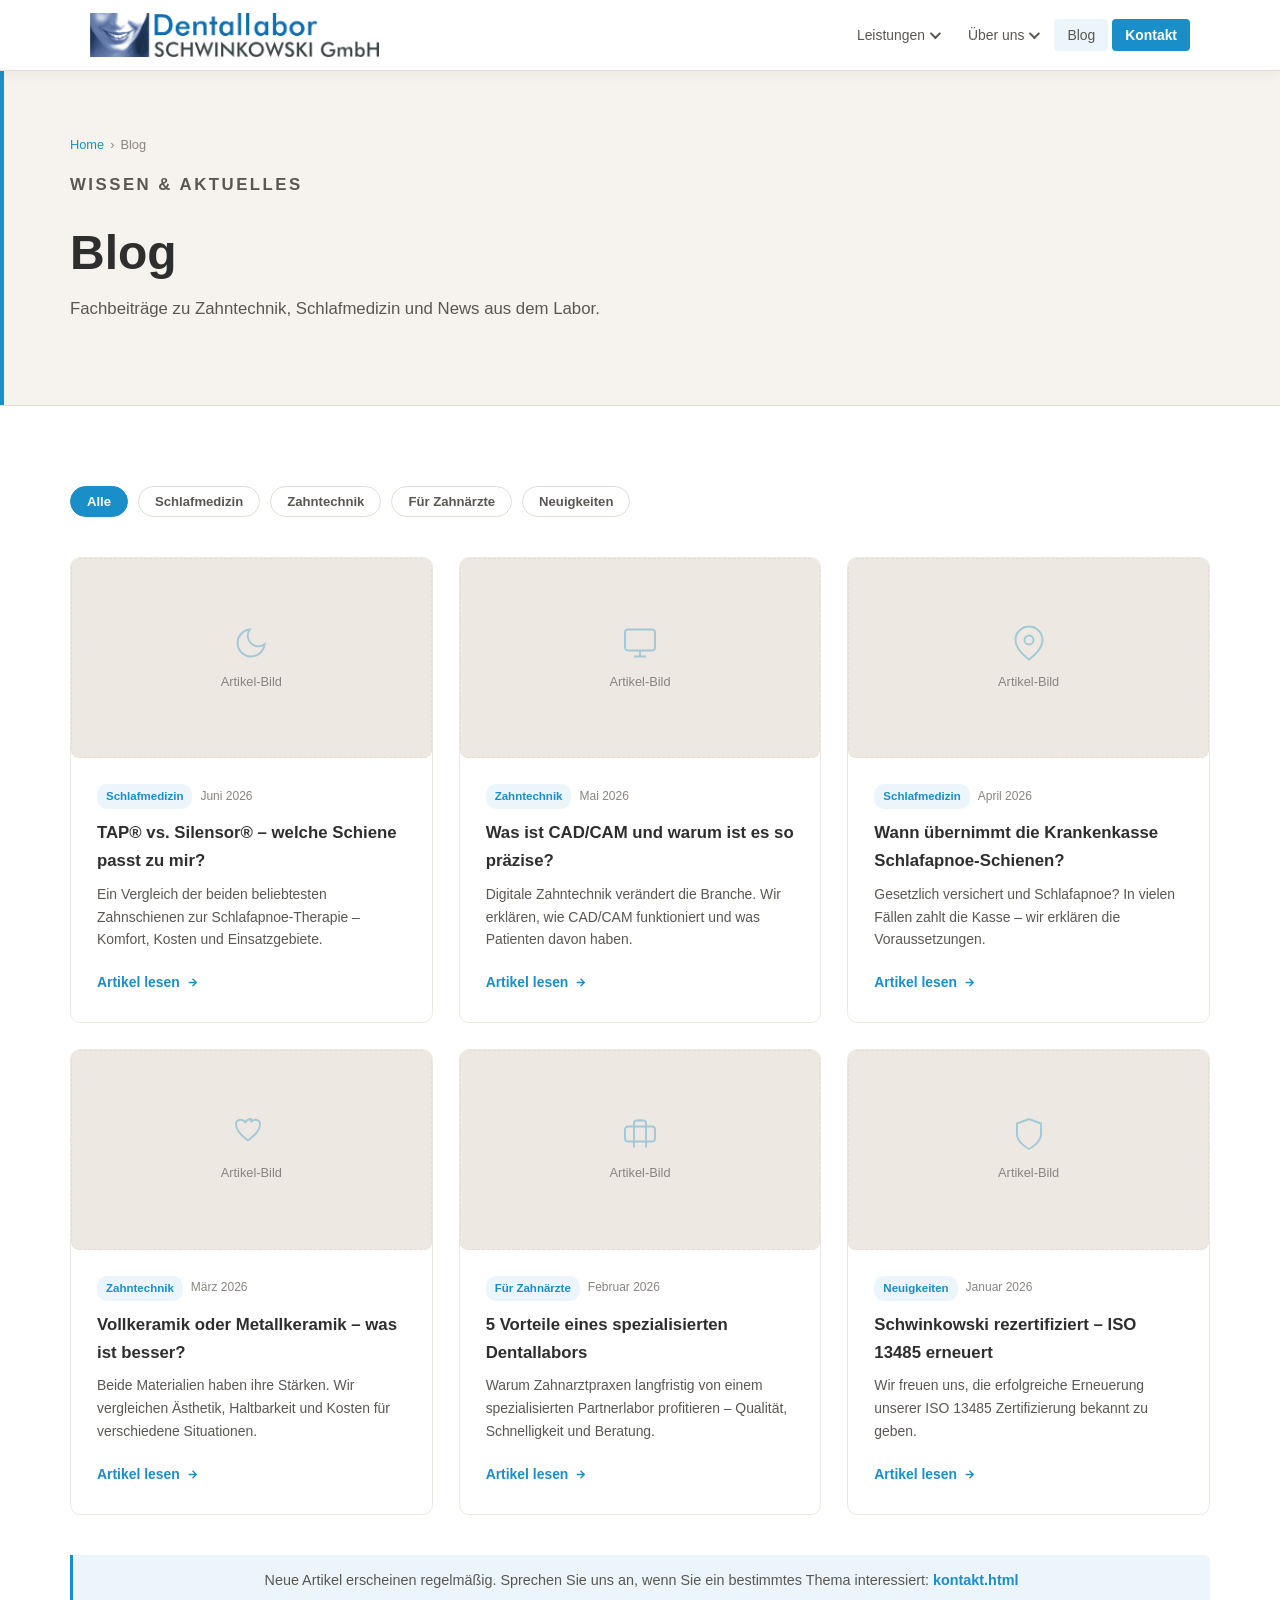
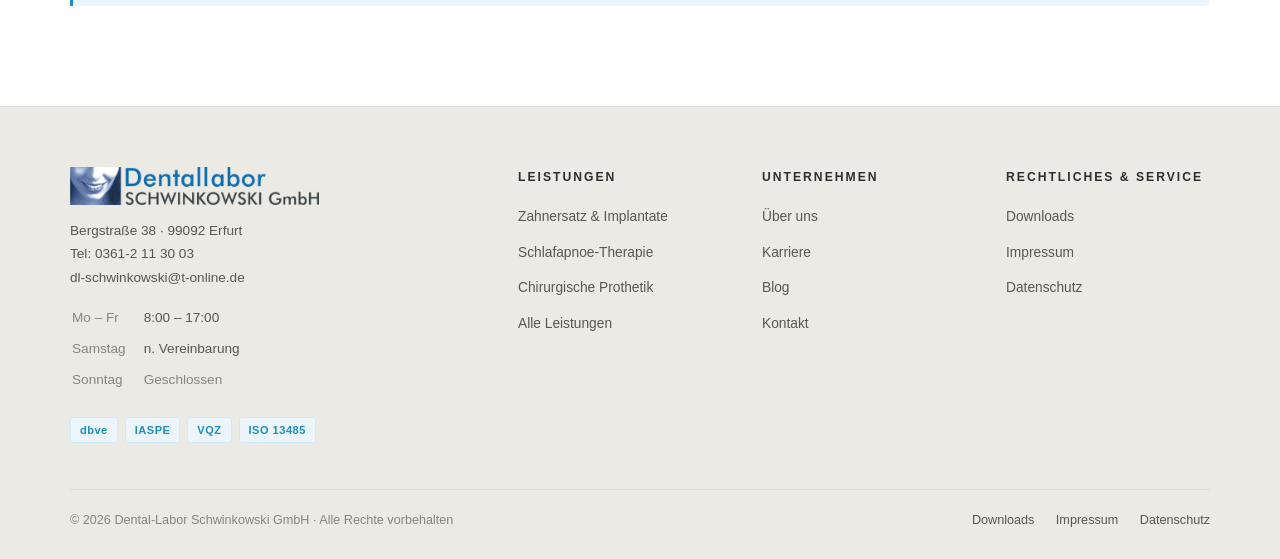
<file: blog.html>
<!DOCTYPE html>
<html lang="de">
<head>
  <meta charset="UTF-8" />
  <meta name="viewport" content="width=device-width, initial-scale=1.0" />
  <title>Blog – Wissen & Aktuelles | Dental-Labor Schwinkowski</title>
  <meta name="description" content="Fachbeiträge zu Schlafmedizin, Zahntechnik und Neuigkeiten aus dem Dental-Labor Schwinkowski." />
  <style>
    /* ===== RESET ===== */
    *, *::before, *::after { box-sizing: border-box; margin: 0; padding: 0; }
    html { scroll-behavior: smooth; }
    body { font-family: 'Segoe UI', Arial, sans-serif; color: #2E2E2E; background: #FDFCFA; line-height: 1.65; }
    a { text-decoration: none; color: inherit; }
    img { max-width: 100%; display: block; }

    /* ===== PALETTE ===== */
    :root {
      --bg:          #FDFCFA;
      --bg-warm:     #F6F3EE;
      --bg-mid:      #EDE9E2;
      --border:      #E2DDD6;
      --border-soft: #EDE9E2;
      --text:        #2E2E2E;
      --text-mid:    #5A5652;
      --text-light:  #8A8480;
      --blue:        #1A8EC8;
      --blue-dark:   #1270A0;
      --blue-light:  #EBF5FB;
      --blue-mid:    #D0EAF7;
      --dark:        #111518;
      --dark-mid:    #1C2328;
      --white:       #FFFFFF;
    }

    /* ===== NAVIGATION MOBILE ===== */
    @media (max-width: 700px) {
      .nav-toggle { display: flex; }
      .nav-links {
        display: none;
        position: fixed; top: 70px; left: 0; right: 0; bottom: 0;
        background: var(--white);
        flex-direction: column; align-items: stretch;
        padding: 16px; gap: 2px;
        overflow-y: auto;
        box-shadow: inset 0 4px 12px rgba(0,0,0,0.06);
        z-index: 999;
      }
      .nav-links.open { display: flex; }
      .nav-links a { padding: 12px 16px; font-size: 1rem; border-radius: 0; transition: background 0.15s; }
      .nav-links a:hover { background: var(--bg-warm); color: var(--text); }
      .nav-cta { background: none !important; color: var(--text-mid) !important; font-weight: 500 !important; text-align: left; margin-top: 0; padding: 12px 16px; }

      /* Mobile dropdowns — always expanded */
      .nav-dropdown { position: static; }
      .nav-dropdown > a::after { display: none; }
      .dropdown-menu {
        display: block !important;
        position: static;
        box-shadow: none; border: none;
        background: transparent;
        border-radius: 0;
        margin: 0;
        padding: 0;
      }
      .dropdown-menu a { display: block; font-size: 0.92rem; padding: 12px 16px 12px 32px; color: var(--text-mid); position: relative; transition: background 0.15s, color 0.15s; }
      .dropdown-menu a::before { content: '−'; position: absolute; left: 16px; color: inherit; }
      .dropdown-menu a:hover { background: var(--bg-warm); color: var(--text); }
    }

    /* ===== HAMBURGER BUTTON ===== */
    .nav-toggle {
      display: none;
      flex-direction: column; justify-content: center; align-items: center;
      gap: 5px; width: 40px; height: 40px;
      background: none; border: none; cursor: pointer; padding: 4px;
      border-radius: 6px; transition: background 0.15s;
    }
    .nav-toggle:hover { background: var(--blue-light); }
    .nav-toggle span {
      display: block; width: 22px; height: 2px;
      background: var(--text); border-radius: 2px;
      transition: transform 0.2s, opacity 0.2s;
    }
    .nav-toggle.open span:nth-child(1) { transform: translateY(7px) rotate(45deg); }
    .nav-toggle.open span:nth-child(2) { opacity: 0; }
    .nav-toggle.open span:nth-child(3) { transform: translateY(-7px) rotate(-45deg); }
  </style>
  <link rel="stylesheet" href="assets/style.css" />
</head>
<body>
<header>
  <nav>
    <a href="index.html" class="nav-logo">
      <img src="images/DLS-logo-simple.png" alt="Dental-Labor Schwinkowski GmbH" />
    </a>
    <ul class="nav-links">
      <li class="nav-dropdown">
        <a href="leistungen.html">Leistungen</a>
        <ul class="dropdown-menu">
          <li><a href="zahnersatz.html">Zahnersatz &amp; Implantate</a></li>
          <li><a href="schlafmedizin.html">Schlafapnoe-Therapie</a></li>
          <li><a href="chirurgische-prothetik.html">Chirurgische Prothetik</a></li>
        </ul>
      </li>
      <li class="nav-dropdown">
        <a href="ueber-uns.html">Über uns</a>
        <ul class="dropdown-menu">
          <li><a href="ueber-uns.html">Labor &amp; Team</a></li>
          <li><a href="karriere.html">Karriere</a></li>
        </ul>
      </li>
      <li><a href="blog.html">Blog</a></li>
      <li><a href="kontakt.html" class="nav-cta">Kontakt</a></li>
    </ul>
    <button class="nav-toggle" id="nav-toggle" aria-label="Menü öffnen">
      <span></span><span></span><span></span>
    </button>
  </nav>
</header>

<section class="page-hero">
  <div class="container">
    <div class="breadcrumb"><a href="index.html">Home</a> <span>›</span> Blog</div>
    <p class="eyebrow">Wissen &amp; Aktuelles</p>
    <h1>Blog</h1>
    <p>Fachbeiträge zu Zahntechnik, Schlafmedizin und News aus dem Labor.</p>
  </div>
</section>

<section class="section section--white">
  <div class="container">

    <!-- Kategorie-Filter -->
    <div id="filter-bar" style="display:flex; gap:10px; flex-wrap:wrap; margin-bottom:40px;">
      <button class="filter-btn active" data-filter="alle">Alle</button>
      <button class="filter-btn" data-filter="Schlafmedizin">Schlafmedizin</button>
      <button class="filter-btn" data-filter="Zahntechnik">Zahntechnik</button>
      <button class="filter-btn" data-filter="Für Zahnärzte">Für Zahnärzte</button>
      <button class="filter-btn" data-filter="Neuigkeiten">Neuigkeiten</button>
    </div>

    <style>
      .filter-btn {
        padding: 7px 16px; border-radius: 20px; font-size: 0.82rem;
        font-weight: 600; cursor: pointer; border: 1px solid var(--border);
        background: var(--white); color: var(--text-mid);
        transition: background 0.15s, color 0.15s, border-color 0.15s;
        font-family: inherit;
      }
      .filter-btn:hover { border-color: var(--blue); color: var(--blue); }
      .filter-btn.active { background: var(--blue); color: white; border-color: var(--blue); }
      .blog-card { transition: opacity 0.2s, transform 0.2s; }
      .blog-card.hidden { display: none; }
    </style>

    <!-- Artikel-Grid -->
    <div class="three-col" id="article-grid">

      <!-- Platzhalter-Artikel 1 -->
      <article class="card blog-card" data-category="Schlafmedizin">
        <div class="card-img img-placeholder">
          <svg width="36" height="36" viewBox="0 0 24 24" fill="none" stroke="currentColor" stroke-width="1.3"><path d="M21 12.79A9 9 0 1111.21 3 7 7 0 0021 12.79z"/></svg>
          <span>Artikel-Bild</span>
        </div>
        <div class="card-body">
          <div style="display:flex; align-items:center; gap:8px; margin-bottom:10px;">
            <span style="font-size:0.72rem; font-weight:700; background:var(--blue-light); color:var(--blue); padding:3px 9px; border-radius:10px;">Schlafmedizin</span>
            <span style="font-size:0.75rem; color:var(--text-light);">Juni 2026</span>
          </div>
          <h3 style="margin-bottom:8px;">TAP® vs. Silensor® – welche Schiene passt zu mir?</h3>
          <p style="font-size:0.87rem; color:var(--text-mid);">Ein Vergleich der beiden beliebtesten Zahnschienen zur Schlafapnoe-Therapie – Komfort, Kosten und Einsatzgebiete.</p>
          <a href="#" class="card-link">Artikel lesen <svg width="13" height="13" viewBox="0 0 24 24" fill="none" stroke="currentColor" stroke-width="2.5"><path d="M5 12h14M12 5l7 7-7 7"/></svg></a>
        </div>
      </article>

      <!-- Platzhalter-Artikel 2 -->
      <article class="card blog-card" data-category="Zahntechnik">
        <div class="card-img img-placeholder">
          <svg width="36" height="36" viewBox="0 0 24 24" fill="none" stroke="currentColor" stroke-width="1.3"><rect x="2" y="3" width="20" height="14" rx="2"/><path d="M8 21h8M12 17v4"/></svg>
          <span>Artikel-Bild</span>
        </div>
        <div class="card-body">
          <div style="display:flex; align-items:center; gap:8px; margin-bottom:10px;">
            <span style="font-size:0.72rem; font-weight:700; background:var(--blue-light); color:var(--blue); padding:3px 9px; border-radius:10px;">Zahntechnik</span>
            <span style="font-size:0.75rem; color:var(--text-light);">Mai 2026</span>
          </div>
          <h3 style="margin-bottom:8px;">Was ist CAD/CAM und warum ist es so präzise?</h3>
          <p style="font-size:0.87rem; color:var(--text-mid);">Digitale Zahntechnik verändert die Branche. Wir erklären, wie CAD/CAM funktioniert und was Patienten davon haben.</p>
          <a href="#" class="card-link">Artikel lesen <svg width="13" height="13" viewBox="0 0 24 24" fill="none" stroke="currentColor" stroke-width="2.5"><path d="M5 12h14M12 5l7 7-7 7"/></svg></a>
        </div>
      </article>

      <!-- Platzhalter-Artikel 3 -->
      <article class="card blog-card" data-category="Schlafmedizin">
        <div class="card-img img-placeholder">
          <svg width="36" height="36" viewBox="0 0 24 24" fill="none" stroke="currentColor" stroke-width="1.3"><path d="M21 10c0 7-9 13-9 13S3 17 3 10a9 9 0 0118 0z"/><circle cx="12" cy="10" r="3"/></svg>
          <span>Artikel-Bild</span>
        </div>
        <div class="card-body">
          <div style="display:flex; align-items:center; gap:8px; margin-bottom:10px;">
            <span style="font-size:0.72rem; font-weight:700; background:var(--blue-light); color:var(--blue); padding:3px 9px; border-radius:10px;">Schlafmedizin</span>
            <span style="font-size:0.75rem; color:var(--text-light);">April 2026</span>
          </div>
          <h3 style="margin-bottom:8px;">Wann übernimmt die Krankenkasse Schlafapnoe-Schienen?</h3>
          <p style="font-size:0.87rem; color:var(--text-mid);">Gesetzlich versichert und Schlafapnoe? In vielen Fällen zahlt die Kasse – wir erklären die Voraussetzungen.</p>
          <a href="#" class="card-link">Artikel lesen <svg width="13" height="13" viewBox="0 0 24 24" fill="none" stroke="currentColor" stroke-width="2.5"><path d="M5 12h14M12 5l7 7-7 7"/></svg></a>
        </div>
      </article>

      <!-- Platzhalter-Artikel 4 -->
      <article class="card blog-card" data-category="Zahntechnik">
        <div class="card-img img-placeholder">
          <svg width="36" height="36" viewBox="0 0 24 24" fill="none" stroke="currentColor" stroke-width="1.3"><path d="M12 2c-1.5 0-3 .8-3.8 2.1C7.4 3 6.2 2.5 5 2.5 3 2.5 2 4 2 5.5c0 4 3 7 7 10l.5.4a1 1 0 001 0l.5-.4c4-3 7-6 7-10 0-1.5-1-3-3-3-1.2 0-2.4.5-3.2 1.6A4 4 0 0012 2z"/></svg>
          <span>Artikel-Bild</span>
        </div>
        <div class="card-body">
          <div style="display:flex; align-items:center; gap:8px; margin-bottom:10px;">
            <span style="font-size:0.72rem; font-weight:700; background:var(--blue-light); color:var(--blue); padding:3px 9px; border-radius:10px;">Zahntechnik</span>
            <span style="font-size:0.75rem; color:var(--text-light);">März 2026</span>
          </div>
          <h3 style="margin-bottom:8px;">Vollkeramik oder Metallkeramik – was ist besser?</h3>
          <p style="font-size:0.87rem; color:var(--text-mid);">Beide Materialien haben ihre Stärken. Wir vergleichen Ästhetik, Haltbarkeit und Kosten für verschiedene Situationen.</p>
          <a href="#" class="card-link">Artikel lesen <svg width="13" height="13" viewBox="0 0 24 24" fill="none" stroke="currentColor" stroke-width="2.5"><path d="M5 12h14M12 5l7 7-7 7"/></svg></a>
        </div>
      </article>

      <!-- Platzhalter-Artikel 5 -->
      <article class="card blog-card" data-category="Für Zahnärzte">
        <div class="card-img img-placeholder">
          <svg width="36" height="36" viewBox="0 0 24 24" fill="none" stroke="currentColor" stroke-width="1.3"><path d="M20 7H4a2 2 0 00-2 2v6a2 2 0 002 2h16a2 2 0 002-2V9a2 2 0 00-2-2z"/><path d="M16 21V5a2 2 0 00-2-2h-4a2 2 0 00-2 2v16"/></svg>
          <span>Artikel-Bild</span>
        </div>
        <div class="card-body">
          <div style="display:flex; align-items:center; gap:8px; margin-bottom:10px;">
            <span style="font-size:0.72rem; font-weight:700; background:var(--blue-light); color:var(--blue); padding:3px 9px; border-radius:10px;">Für Zahnärzte</span>
            <span style="font-size:0.75rem; color:var(--text-light);">Februar 2026</span>
          </div>
          <h3 style="margin-bottom:8px;">5 Vorteile eines spezialisierten Dentallabors</h3>
          <p style="font-size:0.87rem; color:var(--text-mid);">Warum Zahnarztpraxen langfristig von einem spezialisierten Partnerlabor profitieren – Qualität, Schnelligkeit und Beratung.</p>
          <a href="#" class="card-link">Artikel lesen <svg width="13" height="13" viewBox="0 0 24 24" fill="none" stroke="currentColor" stroke-width="2.5"><path d="M5 12h14M12 5l7 7-7 7"/></svg></a>
        </div>
      </article>

      <!-- Platzhalter-Artikel 6 -->
      <article class="card blog-card" data-category="Neuigkeiten">
        <div class="card-img img-placeholder">
          <svg width="36" height="36" viewBox="0 0 24 24" fill="none" stroke="currentColor" stroke-width="1.3"><path d="M12 22s8-4 8-10V5l-8-3-8 3v7c0 6 8 10 8 10z"/></svg>
          <span>Artikel-Bild</span>
        </div>
        <div class="card-body">
          <div style="display:flex; align-items:center; gap:8px; margin-bottom:10px;">
            <span style="font-size:0.72rem; font-weight:700; background:var(--blue-light); color:var(--blue); padding:3px 9px; border-radius:10px;">Neuigkeiten</span>
            <span style="font-size:0.75rem; color:var(--text-light);">Januar 2026</span>
          </div>
          <h3 style="margin-bottom:8px;">Schwinkowski rezertifiziert – ISO 13485 erneuert</h3>
          <p style="font-size:0.87rem; color:var(--text-mid);">Wir freuen uns, die erfolgreiche Erneuerung unserer ISO 13485 Zertifizierung bekannt zu geben.</p>
          <a href="#" class="card-link">Artikel lesen <svg width="13" height="13" viewBox="0 0 24 24" fill="none" stroke="currentColor" stroke-width="2.5"><path d="M5 12h14M12 5l7 7-7 7"/></svg></a>
        </div>
      </article>

    </div>

    <div class="note-box" style="margin-top:40px; text-align:center;">
      Neue Artikel erscheinen regelmäßig. Sprechen Sie uns an, wenn Sie ein bestimmtes Thema interessiert: <a href="kontakt.html" style="color:var(--blue); font-weight:600;">kontakt.html</a>
    </div>

  </div>
</section>

<footer>
  <div class="footer-grid container">
    <div class="footer-brand">
      <img src="images/DLS-logo-simple.png" alt="Dental-Labor Schwinkowski" class="footer-logo" />
      <p>Bergstraße 38 · 99092 Erfurt<br>Tel: 0361-2 11 30 03<br>dl-schwinkowski@t-online.de</p>
      <table class="footer-hours" style="margin-bottom:16px;">
        <tr><td>Mo – Fr</td><td>8:00 – 17:00</td></tr>
        <tr><td>Samstag</td><td>n. Vereinbarung</td></tr>
        <tr><td>Sonntag</td><td style="color:var(--text-light);">Geschlossen</td></tr>
      </table>
      <div class="footer-badges">
        <span class="footer-badge">dbve</span>
        <span class="footer-badge">IASPE</span>
        <span class="footer-badge">VQZ</span>
        <span class="footer-badge">ISO 13485</span>
      </div>
    </div>
    <div class="footer-col">
      <h4>Leistungen</h4>
      <ul>
        <li><a href="zahnersatz.html">Zahnersatz &amp; Implantate</a></li>
        <li><a href="schlafmedizin.html">Schlafapnoe-Therapie</a></li>
        <li><a href="chirurgische-prothetik.html">Chirurgische Prothetik</a></li>
        <li><a href="leistungen.html">Alle Leistungen</a></li>
      </ul>
    </div>
    <div class="footer-col">
      <h4>Unternehmen</h4>
      <ul>
        <li><a href="ueber-uns.html">Über uns</a></li>
        <li><a href="karriere.html">Karriere</a></li>
        <li><a href="blog.html">Blog</a></li>
        <li><a href="kontakt.html">Kontakt</a></li>
      </ul>
    </div>
    <div class="footer-col">
      <h4>Rechtliches &amp; Service</h4>
      <ul>
        <li><a href="downloads.html">Downloads</a></li>
        <li><a href="impressum.html">Impressum</a></li>
        <li><a href="datenschutz.html">Datenschutz</a></li>
      </ul>
    </div>
  </div>
  <div class="footer-bottom">
    <span>© 2026 Dental-Labor Schwinkowski GmbH · Alle Rechte vorbehalten</span>
    <div>
      <a href="downloads.html">Downloads</a>
      <a href="impressum.html">Impressum</a>
      <a href="datenschutz.html">Datenschutz</a>
    </div>
  </div>
</footer>

<script>
  document.querySelectorAll('.filter-btn').forEach(btn => {
    btn.addEventListener('click', () => {
      const filter = btn.dataset.filter;
      // Update active button
      document.querySelectorAll('.filter-btn').forEach(b => b.classList.remove('active'));
      btn.classList.add('active');
      // Show/hide articles
      document.querySelectorAll('.blog-card').forEach(card => {
        if (filter === 'alle' || card.dataset.category === filter) {
          card.classList.remove('hidden');
        } else {
          card.classList.add('hidden');
        }
      });
    });
  });
</script>
<script>
  // Aktiver Menüpunkt (Desktop; auf Mobile via CSS deaktiviert)
  (function() {
    var page = location.pathname.split('/').pop() || 'index.html';
    document.querySelectorAll('.nav-links a:not(.nav-cta)').forEach(function(a) {
      if (a.getAttribute('href') === page) a.classList.add('active');
    });
  })();

  const toggle = document.getElementById('nav-toggle');
  const links  = document.querySelector('.nav-links');
  if (toggle && links) {
    toggle.addEventListener('click', () => {
      toggle.classList.toggle('open');
      links.classList.toggle('open');
    });
    // Close on link click
    links.querySelectorAll('a').forEach(a => {
      a.addEventListener('click', () => {
        toggle.classList.remove('open');
        links.classList.remove('open');
      });
    });
  }
</script>
</body>
</html>
</file>
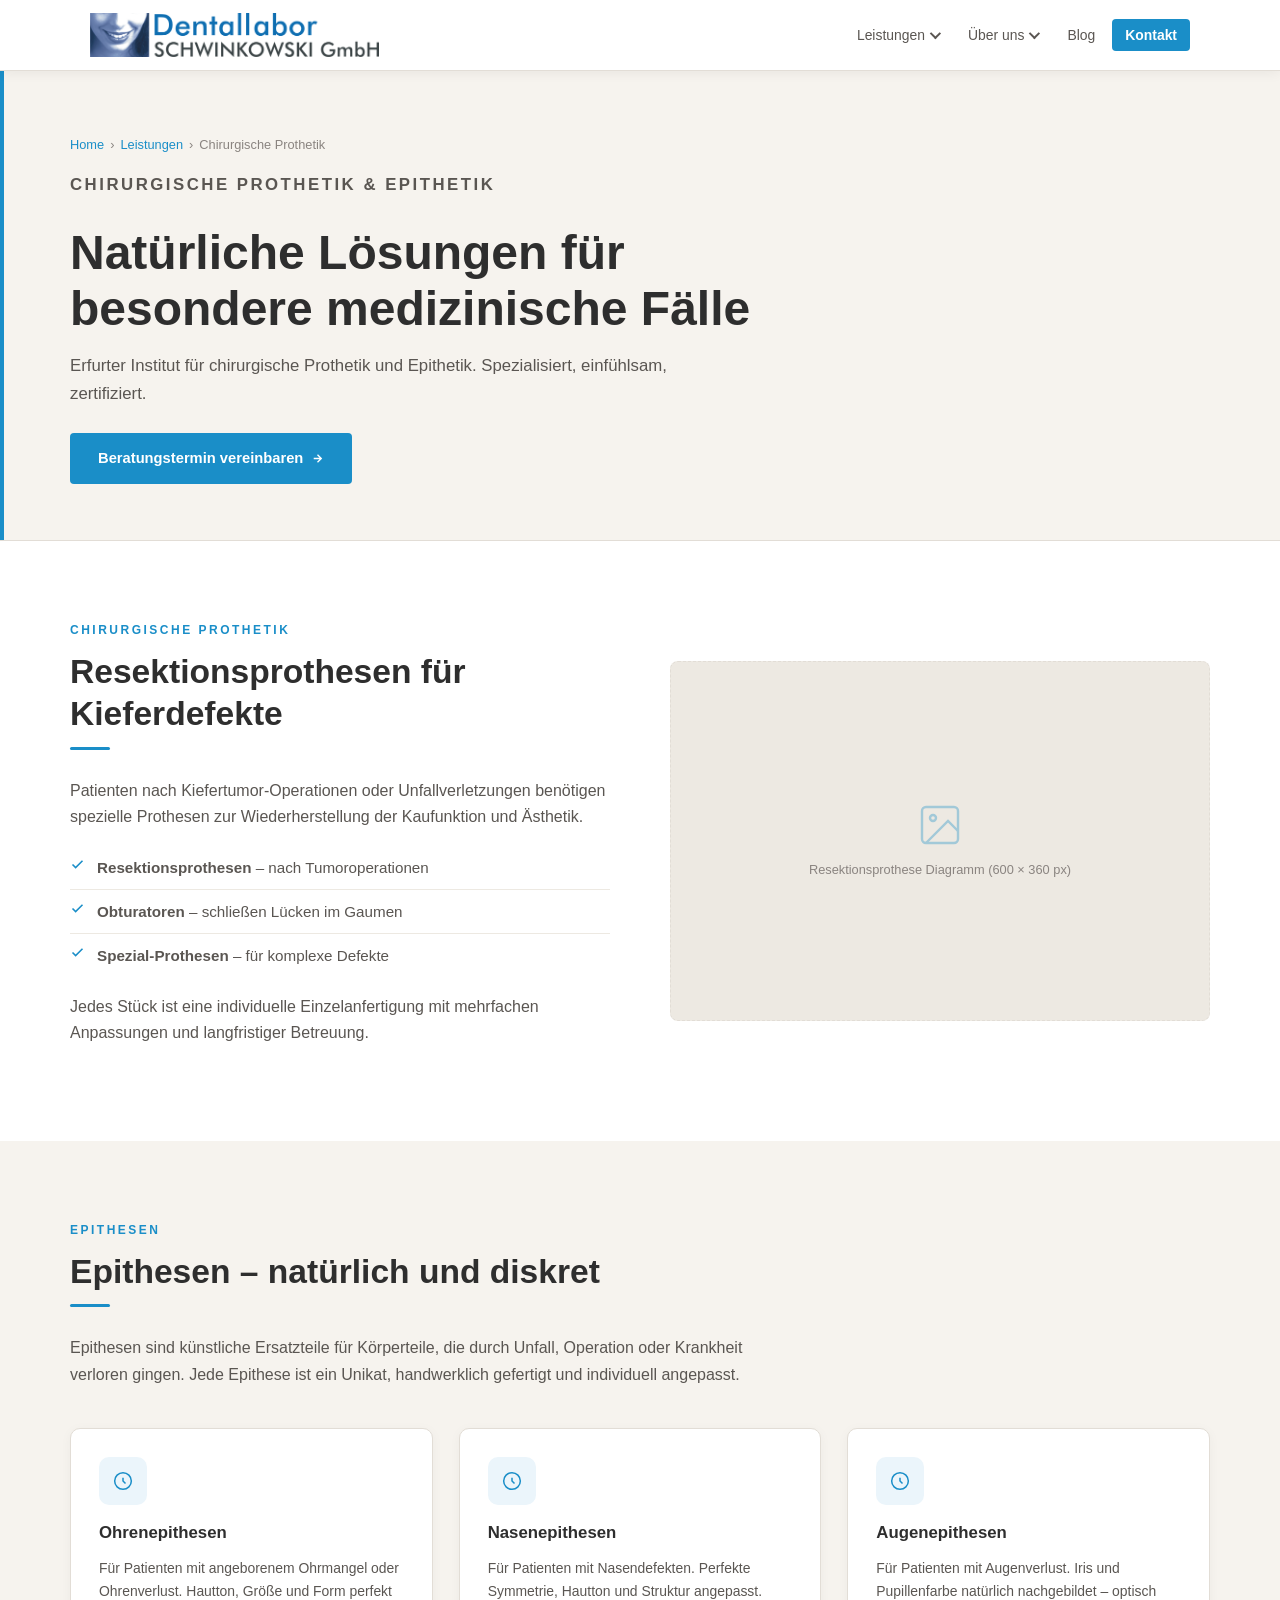
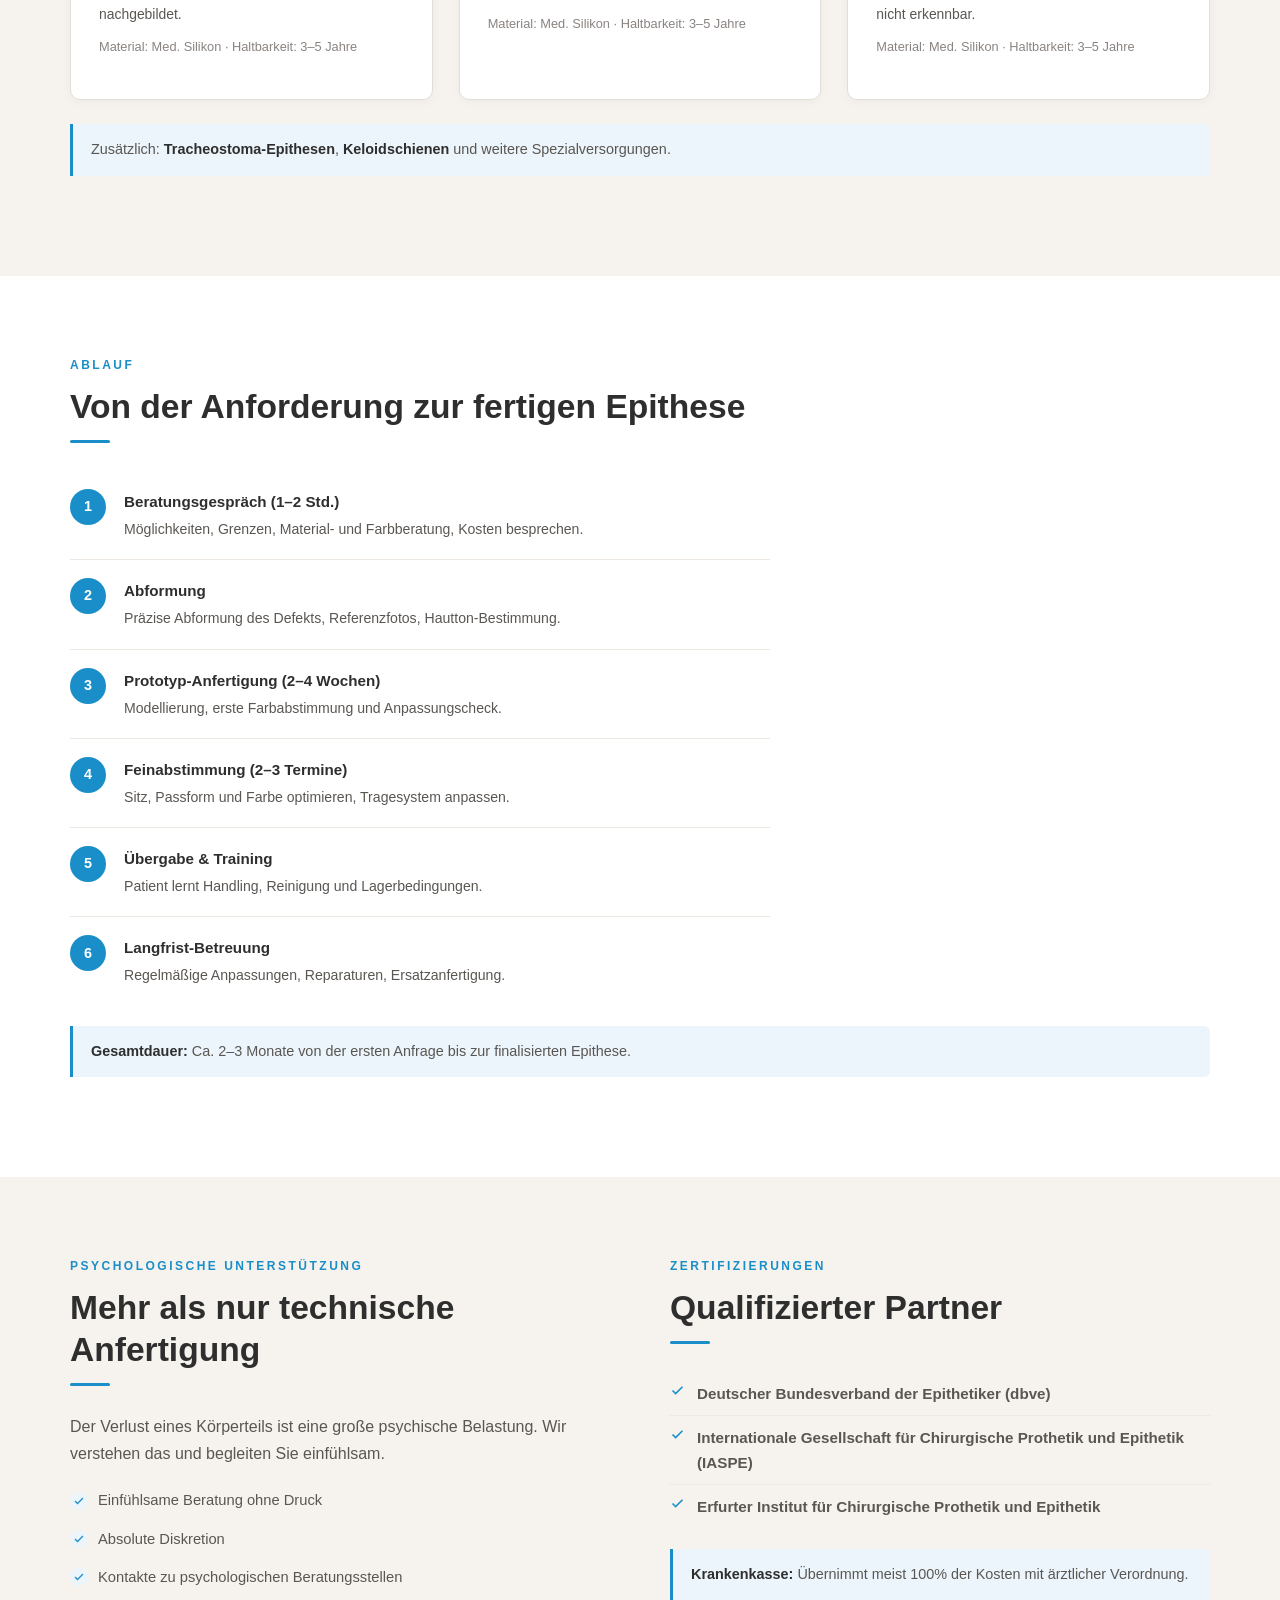
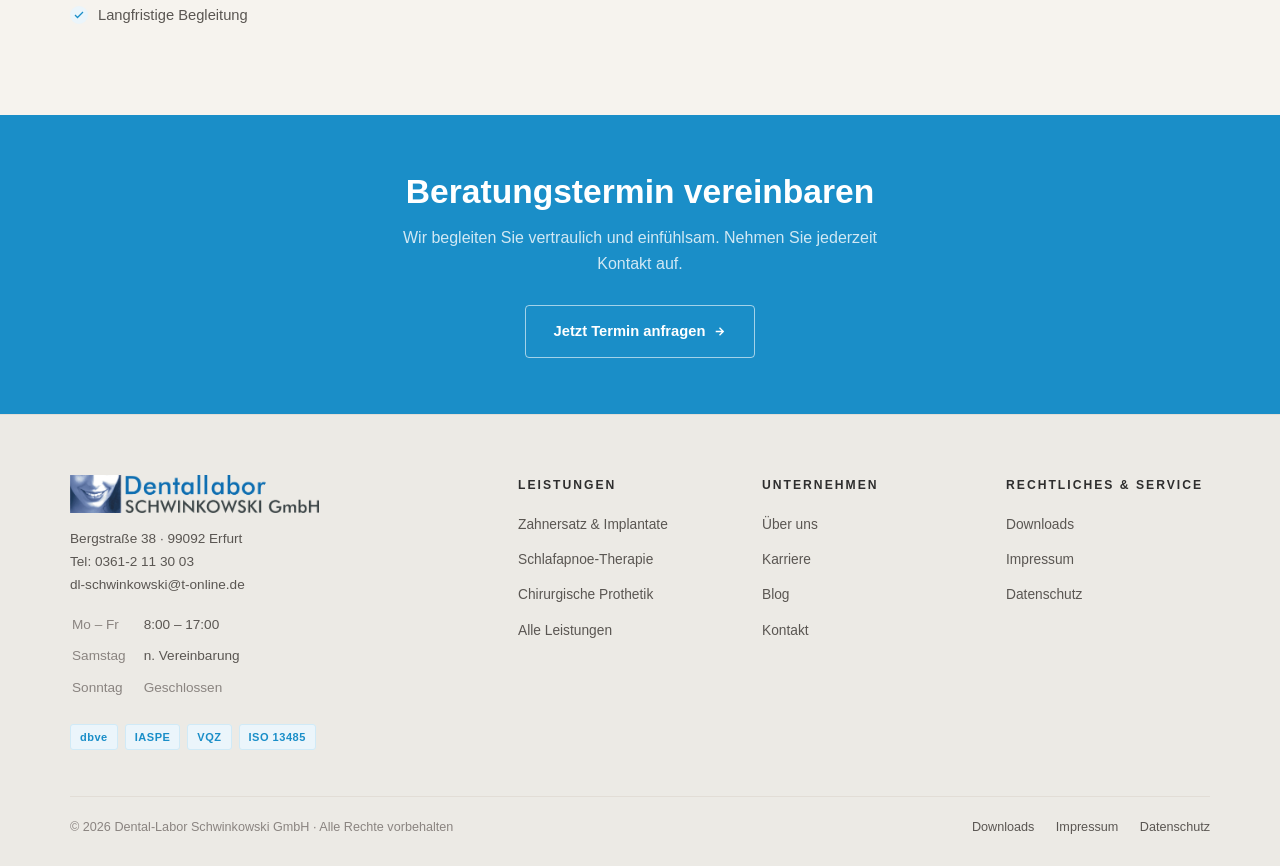
<file: chirurgische-prothetik.html>
<!DOCTYPE html>
<html lang="de">
<head>
  <meta charset="UTF-8" />
  <meta name="viewport" content="width=device-width, initial-scale=1.0" />
  <title>Chirurgische Prothetik & Epithesen Erfurt | Fachlabor Schwinkowski</title>
  <meta name="description" content="Spezialisiertes Fachlabor für chirurgische Prothetik und Epithesen in Erfurt seit 1990." />
  <link rel="stylesheet" href="assets/style.css" />
</head>
<body>
<header>
  <nav>
    <a href="index.html" class="nav-logo">
      <img src="images/DLS-logo-simple.png" alt="Dental-Labor Schwinkowski GmbH" />
    </a>
    <ul class="nav-links">
      <li class="nav-dropdown">
        <a href="leistungen.html">Leistungen</a>
        <ul class="dropdown-menu">
          <li><a href="zahnersatz.html">Zahnersatz &amp; Implantate</a></li>
          <li><a href="schlafmedizin.html">Schlafapnoe-Therapie</a></li>
          <li><a href="chirurgische-prothetik.html">Chirurgische Prothetik</a></li>
        </ul>
      </li>
      <li class="nav-dropdown">
        <a href="ueber-uns.html">Über uns</a>
        <ul class="dropdown-menu">
          <li><a href="ueber-uns.html">Labor &amp; Team</a></li>
          <li><a href="karriere.html">Karriere</a></li>
        </ul>
      </li>
      <li><a href="blog.html">Blog</a></li>
      <li><a href="kontakt.html" class="nav-cta">Kontakt</a></li>
    </ul>
    <button class="nav-toggle" id="nav-toggle" aria-label="Menü öffnen">
      <span></span><span></span><span></span>
    </button>
  </nav>
</header>

<section class="page-hero">
  <div class="container">
    <div class="breadcrumb"><a href="index.html">Home</a> <span>›</span> <a href="leistungen.html">Leistungen</a> <span>›</span> Chirurgische Prothetik</div>
    <p class="eyebrow">Chirurgische Prothetik &amp; Epithetik</p>
    <h1>Natürliche Lösungen für<br>besondere medizinische Fälle</h1>
    <p>Erfurter Institut für chirurgische Prothetik und Epithetik. Spezialisiert, einfühlsam, zertifiziert.</p>
    <a href="kontakt.html?typ=epithese" class="btn btn-primary">Beratungstermin vereinbaren <svg width="13" height="13" viewBox="0 0 24 24" fill="none" stroke="currentColor" stroke-width="2.5"><path d="M5 12h14M12 5l7 7-7 7"/></svg></a>
  </div>
</section>

<section class="section section--white">
  <div class="container two-col">
    <div>
      <p class="eyebrow">Chirurgische Prothetik</p>
      <h2>Resektionsprothesen für Kieferdefekte</h2>
      <div class="rule"></div>
      <p style="color:var(--text-mid);">Patienten nach Kiefertumor-Operationen oder Unfallverletzungen benötigen spezielle Prothesen zur Wiederherstellung der Kaufunktion und Ästhetik.</p>
      <ul class="icon-list">
        <li><svg width="15" height="15" viewBox="0 0 24 24" fill="none" stroke="currentColor" stroke-width="2.5"><polyline points="20 6 9 17 4 12"/></svg> <span><strong>Resektionsprothesen</strong> – nach Tumoroperationen</span></li>
        <li><svg width="15" height="15" viewBox="0 0 24 24" fill="none" stroke="currentColor" stroke-width="2.5"><polyline points="20 6 9 17 4 12"/></svg> <span><strong>Obturatoren</strong> – schließen Lücken im Gaumen</span></li>
        <li><svg width="15" height="15" viewBox="0 0 24 24" fill="none" stroke="currentColor" stroke-width="2.5"><polyline points="20 6 9 17 4 12"/></svg> <span><strong>Spezial-Prothesen</strong> – für komplexe Defekte</span></li>
      </ul>
      <p style="color:var(--text-mid);">Jedes Stück ist eine individuelle Einzelanfertigung mit mehrfachen Anpassungen und langfristiger Betreuung.</p>
    </div>
    <div class="img-placeholder" style="min-height:360px;">
      <svg width="48" height="48" viewBox="0 0 24 24" fill="none" stroke="currentColor" stroke-width="1.2"><rect x="3" y="3" width="18" height="18" rx="2"/><circle cx="8.5" cy="8.5" r="1.5"/><path d="M21 15l-5-5L5 21"/></svg>
      <span>Resektionsprothese Diagramm (600 × 360 px)</span>
    </div>
  </div>
</section>

<section class="section section--warm">
  <div class="container">
    <p class="eyebrow">Epithesen</p>
    <h2>Epithesen – natürlich und diskret</h2>
    <div class="rule"></div>
    <p style="color:var(--text-mid); max-width:680px; margin-bottom:40px;">Epithesen sind künstliche Ersatzteile für Körperteile, die durch Unfall, Operation oder Krankheit verloren gingen. Jede Epithese ist ein Unikat, handwerklich gefertigt und individuell angepasst.</p>
    <div class="three-col">
      <div class="highlight-box">
        <div class="card-icon" style="margin-bottom:14px;"><svg width="20" height="20" viewBox="0 0 24 24" fill="none" stroke="currentColor" stroke-width="1.8"><circle cx="12" cy="12" r="10"/><path d="M12 8v4l3 3"/></svg></div>
        <h3>Ohrenepithesen</h3>
        <p style="color:var(--text-mid); font-size:0.87rem; margin:10px 0;">Für Patienten mit angeborenem Ohrmangel oder Ohrenverlust. Hautton, Größe und Form perfekt nachgebildet.</p>
        <p style="font-size:0.8rem; color:var(--text-light);">Material: Med. Silikon · Haltbarkeit: 3–5 Jahre</p>
      </div>
      <div class="highlight-box">
        <div class="card-icon" style="margin-bottom:14px;"><svg width="20" height="20" viewBox="0 0 24 24" fill="none" stroke="currentColor" stroke-width="1.8"><circle cx="12" cy="12" r="10"/><path d="M12 8v4l3 3"/></svg></div>
        <h3>Nasenepithesen</h3>
        <p style="color:var(--text-mid); font-size:0.87rem; margin:10px 0;">Für Patienten mit Nasendefekten. Perfekte Symmetrie, Hautton und Struktur angepasst.</p>
        <p style="font-size:0.8rem; color:var(--text-light);">Material: Med. Silikon · Haltbarkeit: 3–5 Jahre</p>
      </div>
      <div class="highlight-box">
        <div class="card-icon" style="margin-bottom:14px;"><svg width="20" height="20" viewBox="0 0 24 24" fill="none" stroke="currentColor" stroke-width="1.8"><circle cx="12" cy="12" r="10"/><path d="M12 8v4l3 3"/></svg></div>
        <h3>Augenepithesen</h3>
        <p style="color:var(--text-mid); font-size:0.87rem; margin:10px 0;">Für Patienten mit Augenverlust. Iris und Pupillenfarbe natürlich nachgebildet – optisch nicht erkennbar.</p>
        <p style="font-size:0.8rem; color:var(--text-light);">Material: Med. Silikon · Haltbarkeit: 3–5 Jahre</p>
      </div>
    </div>
    <div class="note-box" style="margin-top:24px;">Zusätzlich: <strong>Tracheostoma-Epithesen</strong>, <strong>Keloidschienen</strong> und weitere Spezialversorgungen.</div>
  </div>
</section>

<section class="section section--white">
  <div class="container">
    <p class="eyebrow">Ablauf</p>
    <h2>Von der Anforderung zur fertigen Epithese</h2>
    <div class="rule"></div>
    <div style="max-width:700px;">
      <ol class="step-list">
        <li><div class="step-num">1</div><div><h4>Beratungsgespräch (1–2 Std.)</h4><p>Möglichkeiten, Grenzen, Material- und Farbberatung, Kosten besprechen.</p></div></li>
        <li><div class="step-num">2</div><div><h4>Abformung</h4><p>Präzise Abformung des Defekts, Referenzfotos, Hautton-Bestimmung.</p></div></li>
        <li><div class="step-num">3</div><div><h4>Prototyp-Anfertigung (2–4 Wochen)</h4><p>Modellierung, erste Farbabstimmung und Anpassungscheck.</p></div></li>
        <li><div class="step-num">4</div><div><h4>Feinabstimmung (2–3 Termine)</h4><p>Sitz, Passform und Farbe optimieren, Tragesystem anpassen.</p></div></li>
        <li><div class="step-num">5</div><div><h4>Übergabe &amp; Training</h4><p>Patient lernt Handling, Reinigung und Lagerbedingungen.</p></div></li>
        <li><div class="step-num">6</div><div><h4>Langfrist-Betreuung</h4><p>Regelmäßige Anpassungen, Reparaturen, Ersatzanfertigung.</p></div></li>
      </ol>
    </div>
    <div class="note-box"><strong>Gesamtdauer:</strong> Ca. 2–3 Monate von der ersten Anfrage bis zur finalisierten Epithese.</div>
  </div>
</section>

<section class="section section--warm">
  <div class="container two-col" style="align-items:start;">
    <div>
      <p class="eyebrow">Psychologische Unterstützung</p>
      <h2>Mehr als nur technische Anfertigung</h2>
      <div class="rule"></div>
      <p style="color:var(--text-mid);">Der Verlust eines Körperteils ist eine große psychische Belastung. Wir verstehen das und begleiten Sie einfühlsam.</p>
      <ul class="check-list">
        <li>Einfühlsame Beratung ohne Druck</li>
        <li>Absolute Diskretion</li>
        <li>Kontakte zu psychologischen Beratungsstellen</li>
        <li>Langfristige Begleitung</li>
      </ul>
    </div>
    <div>
      <p class="eyebrow">Zertifizierungen</p>
      <h2>Qualifizierter Partner</h2>
      <div class="rule"></div>
      <ul class="icon-list">
        <li><svg width="15" height="15" viewBox="0 0 24 24" fill="none" stroke="currentColor" stroke-width="2.5"><polyline points="20 6 9 17 4 12"/></svg> <span><strong>Deutscher Bundesverband der Epithetiker (dbve)</strong></span></li>
        <li><svg width="15" height="15" viewBox="0 0 24 24" fill="none" stroke="currentColor" stroke-width="2.5"><polyline points="20 6 9 17 4 12"/></svg> <span><strong>Internationale Gesellschaft für Chirurgische Prothetik und Epithetik (IASPE)</strong></span></li>
        <li><svg width="15" height="15" viewBox="0 0 24 24" fill="none" stroke="currentColor" stroke-width="2.5"><polyline points="20 6 9 17 4 12"/></svg> <span><strong>Erfurter Institut für Chirurgische Prothetik und Epithetik</strong></span></li>
      </ul>
      <div class="note-box"><strong>Krankenkasse:</strong> Übernimmt meist 100% der Kosten mit ärztlicher Verordnung.</div>
    </div>
  </div>
</section>

<section class="cta-strip">
  <div class="container">
    <h2>Beratungstermin vereinbaren</h2>
    <p>Wir begleiten Sie vertraulich und einfühlsam. Nehmen Sie jederzeit Kontakt auf.</p>
    <a href="kontakt.html?typ=epithese" class="btn btn-ghost">Jetzt Termin anfragen <svg width="13" height="13" viewBox="0 0 24 24" fill="none" stroke="currentColor" stroke-width="2.5"><path d="M5 12h14M12 5l7 7-7 7"/></svg></a>
  </div>
</section>

<footer>
  <div class="footer-grid container">
    <div class="footer-brand">
      <img src="images/DLS-logo-simple.png" alt="Dental-Labor Schwinkowski" class="footer-logo" />
      <p>Bergstraße 38 · 99092 Erfurt<br>Tel: 0361-2 11 30 03<br>dl-schwinkowski@t-online.de</p>
      <table class="footer-hours" style="margin-bottom:16px;">
        <tr><td>Mo – Fr</td><td>8:00 – 17:00</td></tr>
        <tr><td>Samstag</td><td>n. Vereinbarung</td></tr>
        <tr><td>Sonntag</td><td style="color:var(--text-light);">Geschlossen</td></tr>
      </table>
      <div class="footer-badges">
        <span class="footer-badge">dbve</span>
        <span class="footer-badge">IASPE</span>
        <span class="footer-badge">VQZ</span>
        <span class="footer-badge">ISO 13485</span>
      </div>
    </div>
    <div class="footer-col">
      <h4>Leistungen</h4>
      <ul>
        <li><a href="zahnersatz.html">Zahnersatz &amp; Implantate</a></li>
        <li><a href="schlafmedizin.html">Schlafapnoe-Therapie</a></li>
        <li><a href="chirurgische-prothetik.html">Chirurgische Prothetik</a></li>
        <li><a href="leistungen.html">Alle Leistungen</a></li>
      </ul>
    </div>
    <div class="footer-col">
      <h4>Unternehmen</h4>
      <ul>
        <li><a href="ueber-uns.html">Über uns</a></li>
        <li><a href="karriere.html">Karriere</a></li>
        <li><a href="blog.html">Blog</a></li>
        <li><a href="kontakt.html">Kontakt</a></li>
      </ul>
    </div>
    <div class="footer-col">
      <h4>Rechtliches &amp; Service</h4>
      <ul>
        <li><a href="downloads.html">Downloads</a></li>
        <li><a href="impressum.html">Impressum</a></li>
        <li><a href="datenschutz.html">Datenschutz</a></li>
      </ul>
    </div>
  </div>
  <div class="footer-bottom">
    <span>© 2026 Dental-Labor Schwinkowski GmbH · Alle Rechte vorbehalten</span>
    <div>
      <a href="downloads.html">Downloads</a>
      <a href="impressum.html">Impressum</a>
      <a href="datenschutz.html">Datenschutz</a>
    </div>
  </div>
</footer>
<script>
  // Aktiver Menüpunkt (Desktop; auf Mobile via CSS deaktiviert)
  (function() {
    var page = location.pathname.split('/').pop() || 'index.html';
    document.querySelectorAll('.nav-links a:not(.nav-cta)').forEach(function(a) {
      if (a.getAttribute('href') === page) a.classList.add('active');
    });
  })();

  const toggle = document.getElementById('nav-toggle');
  const links  = document.querySelector('.nav-links');
  if (toggle && links) {
    toggle.addEventListener('click', () => {
      toggle.classList.toggle('open');
      links.classList.toggle('open');
    });
    // Close on link click
    links.querySelectorAll('a').forEach(a => {
      a.addEventListener('click', () => {
        toggle.classList.remove('open');
        links.classList.remove('open');
      });
    });
  }
</script>
</body>
</html>
</file>
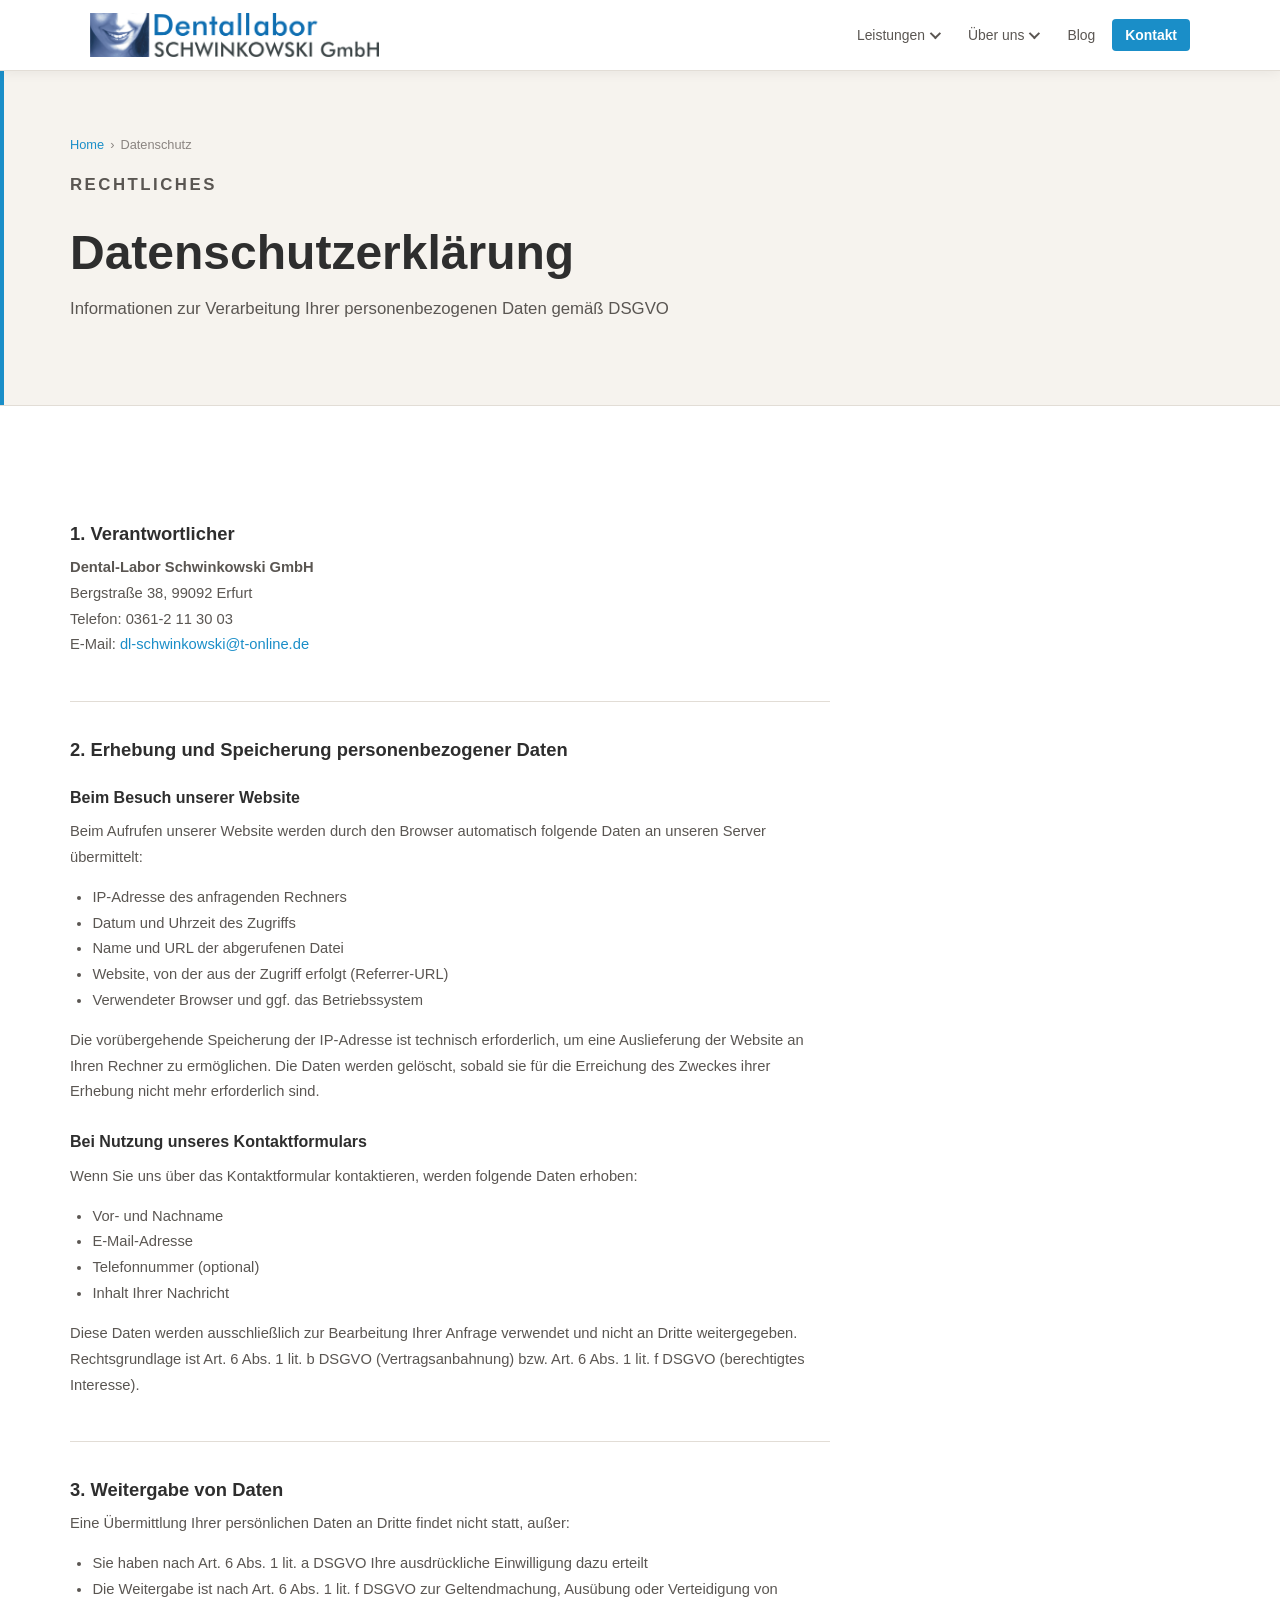
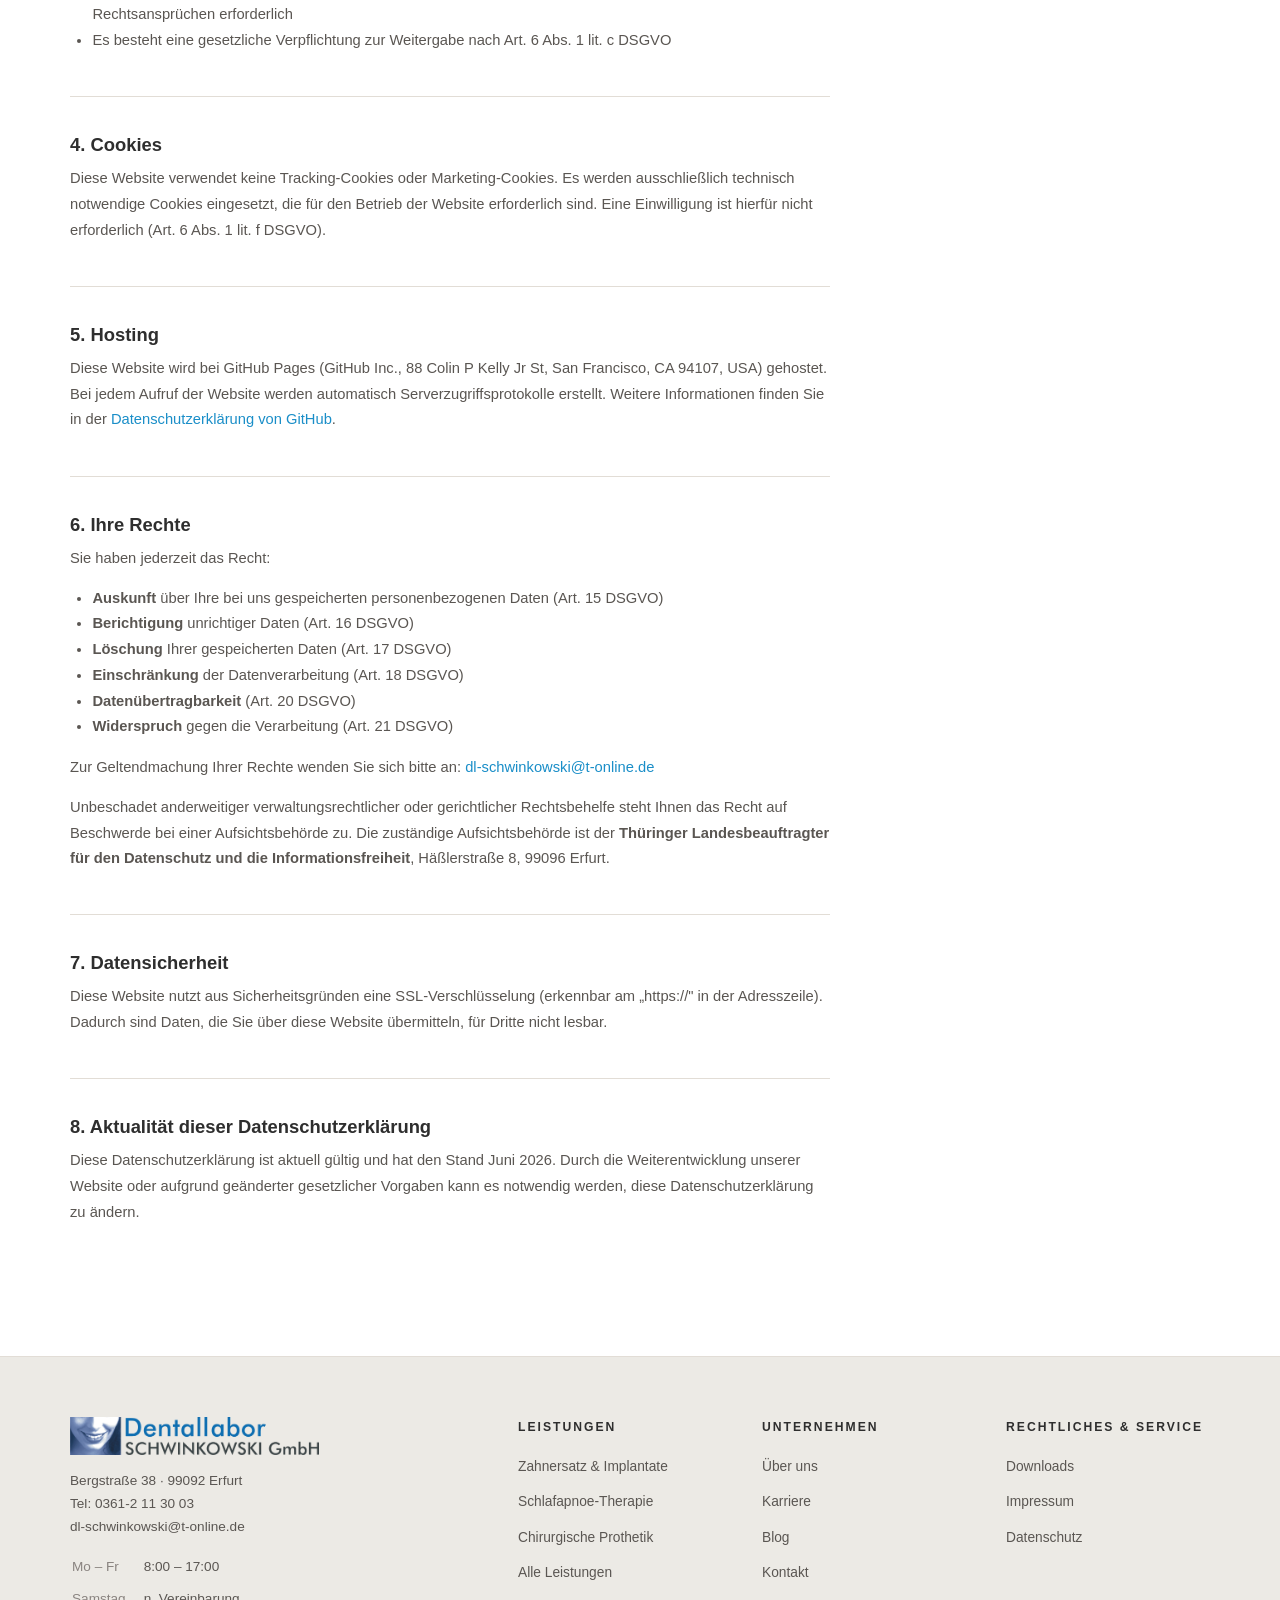
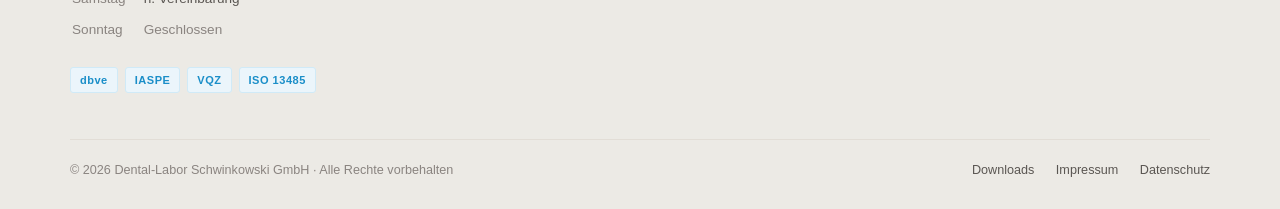
<file: datenschutz.html>
<!DOCTYPE html>
<html lang="de">
<head>
  <meta charset="UTF-8" />
  <meta name="viewport" content="width=device-width, initial-scale=1.0" />
  <title>Datenschutzerklärung | Dental-Labor Schwinkowski</title>
  <link rel="stylesheet" href="assets/style.css" />
  <style>
    .legal-body h2 { font-size:1.15rem; margin:36px 0 10px; color:var(--text); }
    .legal-body h3 { font-size:1rem; margin:24px 0 8px; color:var(--text); }
    .legal-body p, .legal-body li { font-size:0.92rem; color:var(--text-mid); line-height:1.75; }
    .legal-body ul { padding-left:1.4rem; margin-bottom:0.9rem; }
    .legal-body a { color:var(--blue); }
    .legal-body a:hover { text-decoration:underline; }
    .legal-section { border-bottom:1px solid var(--border); padding-bottom:28px; margin-bottom:8px; }
    .legal-section:last-child { border-bottom:none; }
  </style>
</head>
<body>
<header>
  <nav>
    <a href="index.html" class="nav-logo">
      <img src="images/DLS-logo-simple.png" alt="Dental-Labor Schwinkowski GmbH" />
    </a>
    <ul class="nav-links">
      <li class="nav-dropdown">
        <a href="leistungen.html">Leistungen</a>
        <ul class="dropdown-menu">
          <li><a href="zahnersatz.html">Zahnersatz &amp; Implantate</a></li>
          <li><a href="schlafmedizin.html">Schlafapnoe-Therapie</a></li>
          <li><a href="chirurgische-prothetik.html">Chirurgische Prothetik</a></li>
        </ul>
      </li>
      <li class="nav-dropdown">
        <a href="ueber-uns.html">Über uns</a>
        <ul class="dropdown-menu">
          <li><a href="ueber-uns.html">Labor &amp; Team</a></li>
          <li><a href="karriere.html">Karriere</a></li>
        </ul>
      </li>
      <li><a href="blog.html">Blog</a></li>
      <li><a href="kontakt.html" class="nav-cta">Kontakt</a></li>
    </ul>
    <button class="nav-toggle" id="nav-toggle" aria-label="Menü öffnen">
      <span></span><span></span><span></span>
    </button>
  </nav>
</header>

<section class="page-hero">
  <div class="container">
    <div class="breadcrumb"><a href="index.html">Home</a> <span>›</span> Datenschutz</div>
    <p class="eyebrow">Rechtliches</p>
    <h1>Datenschutzerklärung</h1>
    <p>Informationen zur Verarbeitung Ihrer personenbezogenen Daten gemäß DSGVO</p>
  </div>
</section>

<section class="section section--white">
  <div class="container">
    <div style="max-width:760px;" class="legal-body">

      <div class="legal-section">
        <h2>1. Verantwortlicher</h2>
        <p>
          <strong>Dental-Labor Schwinkowski GmbH</strong><br>
          Bergstraße 38, 99092 Erfurt<br>
          Telefon: 0361-2 11 30 03<br>
          E-Mail: <a href="mailto:dl-schwinkowski@t-online.de">dl-schwinkowski@t-online.de</a>
        </p>
      </div>

      <div class="legal-section">
        <h2>2. Erhebung und Speicherung personenbezogener Daten</h2>
        <h3>Beim Besuch unserer Website</h3>
        <p>Beim Aufrufen unserer Website werden durch den Browser automatisch folgende Daten an unseren Server übermittelt:</p>
        <ul>
          <li>IP-Adresse des anfragenden Rechners</li>
          <li>Datum und Uhrzeit des Zugriffs</li>
          <li>Name und URL der abgerufenen Datei</li>
          <li>Website, von der aus der Zugriff erfolgt (Referrer-URL)</li>
          <li>Verwendeter Browser und ggf. das Betriebssystem</li>
        </ul>
        <p>Die vorübergehende Speicherung der IP-Adresse ist technisch erforderlich, um eine Auslieferung der Website an Ihren Rechner zu ermöglichen. Die Daten werden gelöscht, sobald sie für die Erreichung des Zweckes ihrer Erhebung nicht mehr erforderlich sind.</p>

        <h3>Bei Nutzung unseres Kontaktformulars</h3>
        <p>Wenn Sie uns über das Kontaktformular kontaktieren, werden folgende Daten erhoben:</p>
        <ul>
          <li>Vor- und Nachname</li>
          <li>E-Mail-Adresse</li>
          <li>Telefonnummer (optional)</li>
          <li>Inhalt Ihrer Nachricht</li>
        </ul>
        <p>Diese Daten werden ausschließlich zur Bearbeitung Ihrer Anfrage verwendet und nicht an Dritte weitergegeben. Rechtsgrundlage ist Art. 6 Abs. 1 lit. b DSGVO (Vertragsanbahnung) bzw. Art. 6 Abs. 1 lit. f DSGVO (berechtigtes Interesse).</p>
      </div>

      <div class="legal-section">
        <h2>3. Weitergabe von Daten</h2>
        <p>Eine Übermittlung Ihrer persönlichen Daten an Dritte findet nicht statt, außer:</p>
        <ul>
          <li>Sie haben nach Art. 6 Abs. 1 lit. a DSGVO Ihre ausdrückliche Einwilligung dazu erteilt</li>
          <li>Die Weitergabe ist nach Art. 6 Abs. 1 lit. f DSGVO zur Geltendmachung, Ausübung oder Verteidigung von Rechtsansprüchen erforderlich</li>
          <li>Es besteht eine gesetzliche Verpflichtung zur Weitergabe nach Art. 6 Abs. 1 lit. c DSGVO</li>
        </ul>
      </div>

      <div class="legal-section">
        <h2>4. Cookies</h2>
        <p>Diese Website verwendet keine Tracking-Cookies oder Marketing-Cookies. Es werden ausschließlich technisch notwendige Cookies eingesetzt, die für den Betrieb der Website erforderlich sind. Eine Einwilligung ist hierfür nicht erforderlich (Art. 6 Abs. 1 lit. f DSGVO).</p>
      </div>

      <div class="legal-section">
        <h2>5. Hosting</h2>
        <p>Diese Website wird bei GitHub Pages (GitHub Inc., 88 Colin P Kelly Jr St, San Francisco, CA 94107, USA) gehostet. Bei jedem Aufruf der Website werden automatisch Serverzugriffsprotokolle erstellt. Weitere Informationen finden Sie in der <a href="https://docs.github.com/en/site-policy/privacy-policies/github-privacy-statement" target="_blank" rel="noopener">Datenschutzerklärung von GitHub</a>.</p>
      </div>

      <div class="legal-section">
        <h2>6. Ihre Rechte</h2>
        <p>Sie haben jederzeit das Recht:</p>
        <ul>
          <li><strong>Auskunft</strong> über Ihre bei uns gespeicherten personenbezogenen Daten (Art. 15 DSGVO)</li>
          <li><strong>Berichtigung</strong> unrichtiger Daten (Art. 16 DSGVO)</li>
          <li><strong>Löschung</strong> Ihrer gespeicherten Daten (Art. 17 DSGVO)</li>
          <li><strong>Einschränkung</strong> der Datenverarbeitung (Art. 18 DSGVO)</li>
          <li><strong>Datenübertragbarkeit</strong> (Art. 20 DSGVO)</li>
          <li><strong>Widerspruch</strong> gegen die Verarbeitung (Art. 21 DSGVO)</li>
        </ul>
        <p>Zur Geltendmachung Ihrer Rechte wenden Sie sich bitte an: <a href="mailto:dl-schwinkowski@t-online.de">dl-schwinkowski@t-online.de</a></p>
        <p>Unbeschadet anderweitiger verwaltungsrechtlicher oder gerichtlicher Rechtsbehelfe steht Ihnen das Recht auf Beschwerde bei einer Aufsichtsbehörde zu. Die zuständige Aufsichtsbehörde ist der <strong>Thüringer Landesbeauftragter für den Datenschutz und die Informationsfreiheit</strong>, Häßlerstraße 8, 99096 Erfurt.</p>
      </div>

      <div class="legal-section">
        <h2>7. Datensicherheit</h2>
        <p>Diese Website nutzt aus Sicherheitsgründen eine SSL-Verschlüsselung (erkennbar am „https://" in der Adresszeile). Dadurch sind Daten, die Sie über diese Website übermitteln, für Dritte nicht lesbar.</p>
      </div>

      <div class="legal-section">
        <h2>8. Aktualität dieser Datenschutzerklärung</h2>
        <p>Diese Datenschutzerklärung ist aktuell gültig und hat den Stand Juni 2026. Durch die Weiterentwicklung unserer Website oder aufgrund geänderter gesetzlicher Vorgaben kann es notwendig werden, diese Datenschutzerklärung zu ändern.</p>
      </div>

    </div>
  </div>
</section>

<footer>
  <div class="footer-grid container">
    <div class="footer-brand">
      <img src="images/DLS-logo-simple.png" alt="Dental-Labor Schwinkowski" class="footer-logo" />
      <p>Bergstraße 38 · 99092 Erfurt<br>Tel: 0361-2 11 30 03<br>dl-schwinkowski@t-online.de</p>
      <table class="footer-hours" style="margin-bottom:16px;">
        <tr><td>Mo – Fr</td><td>8:00 – 17:00</td></tr>
        <tr><td>Samstag</td><td>n. Vereinbarung</td></tr>
        <tr><td>Sonntag</td><td style="color:var(--text-light);">Geschlossen</td></tr>
      </table>
      <div class="footer-badges">
        <span class="footer-badge">dbve</span>
        <span class="footer-badge">IASPE</span>
        <span class="footer-badge">VQZ</span>
        <span class="footer-badge">ISO 13485</span>
      </div>
    </div>
    <div class="footer-col">
      <h4>Leistungen</h4>
      <ul>
        <li><a href="zahnersatz.html">Zahnersatz &amp; Implantate</a></li>
        <li><a href="schlafmedizin.html">Schlafapnoe-Therapie</a></li>
        <li><a href="chirurgische-prothetik.html">Chirurgische Prothetik</a></li>
        <li><a href="leistungen.html">Alle Leistungen</a></li>
      </ul>
    </div>
    <div class="footer-col">
      <h4>Unternehmen</h4>
      <ul>
        <li><a href="ueber-uns.html">Über uns</a></li>
        <li><a href="karriere.html">Karriere</a></li>
        <li><a href="blog.html">Blog</a></li>
        <li><a href="kontakt.html">Kontakt</a></li>
      </ul>
    </div>
    <div class="footer-col">
      <h4>Rechtliches &amp; Service</h4>
      <ul>
        <li><a href="downloads.html">Downloads</a></li>
        <li><a href="impressum.html">Impressum</a></li>
        <li><a href="datenschutz.html">Datenschutz</a></li>
      </ul>
    </div>
  </div>
  <div class="footer-bottom">
    <span>© 2026 Dental-Labor Schwinkowski GmbH · Alle Rechte vorbehalten</span>
    <div>
      <a href="downloads.html">Downloads</a>
      <a href="impressum.html">Impressum</a>
      <a href="datenschutz.html">Datenschutz</a>
    </div>
  </div>
</footer>
<script>
  // Aktiver Menüpunkt (Desktop; auf Mobile via CSS deaktiviert)
  (function() {
    var page = location.pathname.split('/').pop() || 'index.html';
    document.querySelectorAll('.nav-links a:not(.nav-cta)').forEach(function(a) {
      if (a.getAttribute('href') === page) a.classList.add('active');
    });
  })();

  const toggle = document.getElementById('nav-toggle');
  const links  = document.querySelector('.nav-links');
  if (toggle && links) {
    toggle.addEventListener('click', () => {
      toggle.classList.toggle('open');
      links.classList.toggle('open');
    });
    // Close on link click
    links.querySelectorAll('a').forEach(a => {
      a.addEventListener('click', () => {
        toggle.classList.remove('open');
        links.classList.remove('open');
      });
    });
  }
</script>
</body>
</html>
</file>
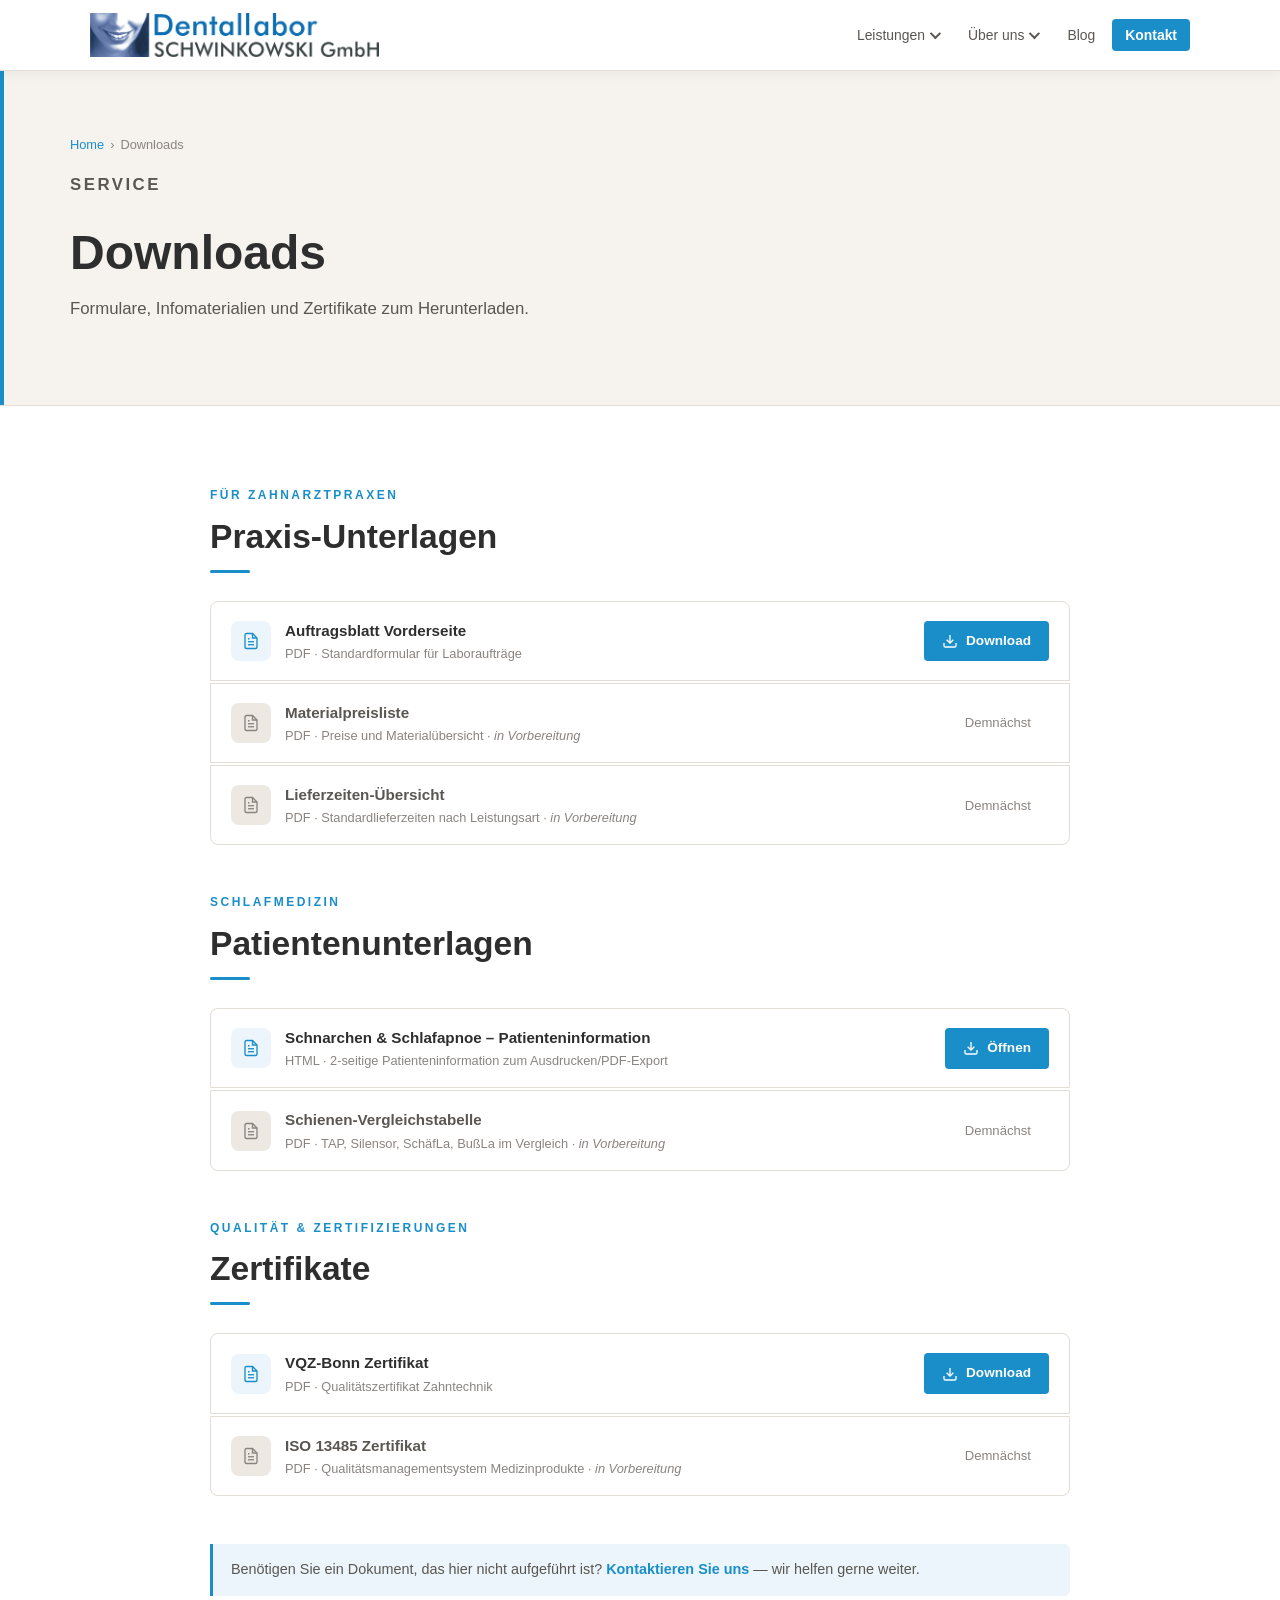
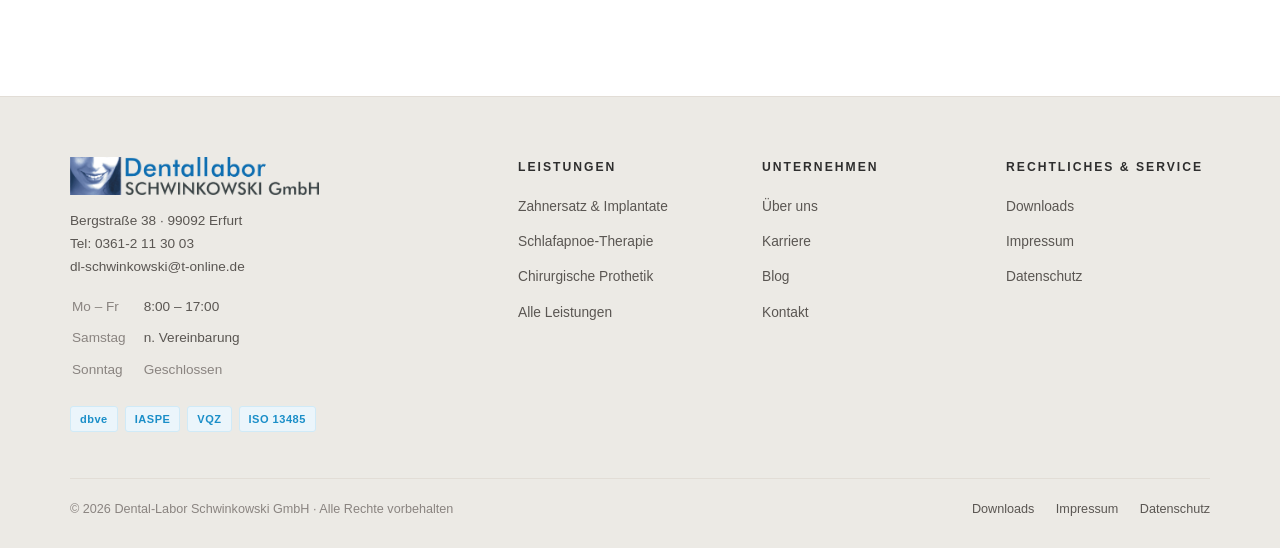
<file: downloads.html>
<!DOCTYPE html>
<html lang="de">
<head>
  <meta charset="UTF-8" />
  <meta name="viewport" content="width=device-width, initial-scale=1.0" />
  <title>Downloads | Dental-Labor Schwinkowski</title>
  <meta name="description" content="Formulare, Infomaterialien und Zertifikate zum Herunterladen." />
  <link rel="stylesheet" href="assets/style.css" />
</head>
<body>
<header>
  <nav>
    <a href="index.html" class="nav-logo">
      <img src="images/DLS-logo-simple.png" alt="Dental-Labor Schwinkowski GmbH" />
    </a>
    <ul class="nav-links">
      <li class="nav-dropdown">
        <a href="leistungen.html">Leistungen</a>
        <ul class="dropdown-menu">
          <li><a href="zahnersatz.html">Zahnersatz &amp; Implantate</a></li>
          <li><a href="schlafmedizin.html">Schlafapnoe-Therapie</a></li>
          <li><a href="chirurgische-prothetik.html">Chirurgische Prothetik</a></li>
        </ul>
      </li>
      <li class="nav-dropdown">
        <a href="ueber-uns.html">Über uns</a>
        <ul class="dropdown-menu">
          <li><a href="ueber-uns.html">Labor &amp; Team</a></li>
          <li><a href="karriere.html">Karriere</a></li>
        </ul>
      </li>
      <li><a href="blog.html">Blog</a></li>
      <li><a href="kontakt.html" class="nav-cta">Kontakt</a></li>
    </ul>
    <button class="nav-toggle" id="nav-toggle" aria-label="Menü öffnen">
      <span></span><span></span><span></span>
    </button>
  </nav>
</header>

<section class="page-hero">
  <div class="container">
    <div class="breadcrumb"><a href="index.html">Home</a> <span>›</span> Downloads</div>
    <p class="eyebrow">Service</p>
    <h1>Downloads</h1>
    <p>Formulare, Infomaterialien und Zertifikate zum Herunterladen.</p>
  </div>
</section>

<section class="section section--white">
  <div class="container" style="max-width:860px;">

    <!-- Für Zahnarztpraxen -->
    <div style="margin-bottom:48px;">
      <p class="eyebrow">Für Zahnarztpraxen</p>
      <h2>Praxis-Unterlagen</h2>
      <div class="rule"></div>

      <div style="display:flex; flex-direction:column; gap:2px;">

        <div style="display:flex; align-items:center; justify-content:space-between; padding:16px 20px; background:var(--white); border:1px solid var(--border); border-radius:8px 8px 0 0;">
          <div style="display:flex; align-items:center; gap:14px;">
            <div style="width:40px; height:40px; background:var(--blue-light); border-radius:8px; display:flex; align-items:center; justify-content:center; color:var(--blue); flex-shrink:0;"><svg width="18" height="18" viewBox="0 0 24 24" fill="none" stroke="currentColor" stroke-width="1.8"><path d="M14 2H6a2 2 0 00-2 2v16a2 2 0 002 2h12a2 2 0 002-2V8z"/><polyline points="14 2 14 8 20 8"/><line x1="16" y1="13" x2="8" y2="13"/><line x1="16" y1="17" x2="8" y2="17"/><polyline points="10 9 9 9 8 9"/></svg></div>
            <div>
              <div style="font-weight:600; font-size:0.95rem;">Auftragsblatt Vorderseite</div>
              <div style="font-size:0.8rem; color:var(--text-light);">PDF · Standardformular für Laboraufträge</div>
            </div>
          </div>
          <a href="../images/Auftragsblatt Vorderseite.pdf" download class="btn btn-primary" style="padding:9px 18px; font-size:0.85rem; flex-shrink:0;">
            <svg width="16" height="16" viewBox="0 0 24 24" fill="none" stroke="currentColor" stroke-width="2"><path d="M21 15v4a2 2 0 01-2 2H5a2 2 0 01-2-2v-4"/><polyline points="7 10 12 15 17 10"/><line x1="12" y1="15" x2="12" y2="3"/></svg> Download
          </a>
        </div>

        <div style="display:flex; align-items:center; justify-content:space-between; padding:16px 20px; background:var(--white); border:1px solid var(--border); border-left:1px solid var(--border); border-right:1px solid var(--border);">
          <div style="display:flex; align-items:center; gap:14px;">
            <div style="width:40px; height:40px; background:var(--bg-mid); border-radius:8px; display:flex; align-items:center; justify-content:center; color:var(--text-light); flex-shrink:0;"><svg width="18" height="18" viewBox="0 0 24 24" fill="none" stroke="currentColor" stroke-width="1.8"><path d="M14 2H6a2 2 0 00-2 2v16a2 2 0 002 2h12a2 2 0 002-2V8z"/><polyline points="14 2 14 8 20 8"/><line x1="16" y1="13" x2="8" y2="13"/><line x1="16" y1="17" x2="8" y2="17"/><polyline points="10 9 9 9 8 9"/></svg></div>
            <div>
              <div style="font-weight:600; font-size:0.95rem; color:var(--text-mid);">Materialpreisliste</div>
              <div style="font-size:0.8rem; color:var(--text-light);">PDF · Preise und Materialübersicht · <em>in Vorbereitung</em></div>
            </div>
          </div>
          <span style="font-size:0.82rem; color:var(--text-light); padding:9px 18px;">Demnächst</span>
        </div>

        <div style="display:flex; align-items:center; justify-content:space-between; padding:16px 20px; background:var(--white); border:1px solid var(--border); border-radius:0 0 8px 8px;">
          <div style="display:flex; align-items:center; gap:14px;">
            <div style="width:40px; height:40px; background:var(--bg-mid); border-radius:8px; display:flex; align-items:center; justify-content:center; color:var(--text-light); flex-shrink:0;"><svg width="18" height="18" viewBox="0 0 24 24" fill="none" stroke="currentColor" stroke-width="1.8"><path d="M14 2H6a2 2 0 00-2 2v16a2 2 0 002 2h12a2 2 0 002-2V8z"/><polyline points="14 2 14 8 20 8"/><line x1="16" y1="13" x2="8" y2="13"/><line x1="16" y1="17" x2="8" y2="17"/><polyline points="10 9 9 9 8 9"/></svg></div>
            <div>
              <div style="font-weight:600; font-size:0.95rem; color:var(--text-mid);">Lieferzeiten-Übersicht</div>
              <div style="font-size:0.8rem; color:var(--text-light);">PDF · Standardlieferzeiten nach Leistungsart · <em>in Vorbereitung</em></div>
            </div>
          </div>
          <span style="font-size:0.82rem; color:var(--text-light); padding:9px 18px;">Demnächst</span>
        </div>

      </div>
    </div>

    <!-- Schlafmedizin -->
    <div style="margin-bottom:48px;">
      <p class="eyebrow">Schlafmedizin</p>
      <h2>Patientenunterlagen</h2>
      <div class="rule"></div>

      <div style="display:flex; flex-direction:column; gap:2px;">

        <div style="display:flex; align-items:center; justify-content:space-between; padding:16px 20px; background:var(--white); border:1px solid var(--border); border-radius:8px 8px 0 0;">
          <div style="display:flex; align-items:center; gap:14px;">
            <div style="width:40px; height:40px; background:var(--blue-light); border-radius:8px; display:flex; align-items:center; justify-content:center; color:var(--blue); flex-shrink:0;"><svg width="18" height="18" viewBox="0 0 24 24" fill="none" stroke="currentColor" stroke-width="1.8"><path d="M14 2H6a2 2 0 00-2 2v16a2 2 0 002 2h12a2 2 0 002-2V8z"/><polyline points="14 2 14 8 20 8"/><line x1="16" y1="13" x2="8" y2="13"/><line x1="16" y1="17" x2="8" y2="17"/><polyline points="10 9 9 9 8 9"/></svg></div>
            <div>
              <div style="font-weight:600; font-size:0.95rem;">Schnarchen & Schlafapnoe – Patienteninformation</div>
              <div style="font-size:0.8rem; color:var(--text-light);">HTML · 2-seitige Patienteninformation zum Ausdrucken/PDF-Export</div>
            </div>
          </div>
          <a href="schnarchen-schlafapnoe_patient_print.html" target="_blank" class="btn btn-primary" style="padding:9px 18px; font-size:0.85rem; flex-shrink:0;">
            <svg width="16" height="16" viewBox="0 0 24 24" fill="none" stroke="currentColor" stroke-width="2"><path d="M21 15v4a2 2 0 01-2 2H5a2 2 0 01-2-2v-4"/><polyline points="7 10 12 15 17 10"/><line x1="12" y1="15" x2="12" y2="3"/></svg> Öffnen
          </a>
        </div>

        <div style="display:flex; align-items:center; justify-content:space-between; padding:16px 20px; background:var(--white); border:1px solid var(--border); border-radius:0 0 8px 8px;">
          <div style="display:flex; align-items:center; gap:14px;">
            <div style="width:40px; height:40px; background:var(--bg-mid); border-radius:8px; display:flex; align-items:center; justify-content:center; color:var(--text-light); flex-shrink:0;"><svg width="18" height="18" viewBox="0 0 24 24" fill="none" stroke="currentColor" stroke-width="1.8"><path d="M14 2H6a2 2 0 00-2 2v16a2 2 0 002 2h12a2 2 0 002-2V8z"/><polyline points="14 2 14 8 20 8"/><line x1="16" y1="13" x2="8" y2="13"/><line x1="16" y1="17" x2="8" y2="17"/><polyline points="10 9 9 9 8 9"/></svg></div>
            <div>
              <div style="font-weight:600; font-size:0.95rem; color:var(--text-mid);">Schienen-Vergleichstabelle</div>
              <div style="font-size:0.8rem; color:var(--text-light);">PDF · TAP, Silensor, SchäfLa, BußLa im Vergleich · <em>in Vorbereitung</em></div>
            </div>
          </div>
          <span style="font-size:0.82rem; color:var(--text-light); padding:9px 18px;">Demnächst</span>
        </div>

      </div>
    </div>

    <!-- Zertifikate -->
    <div style="margin-bottom:48px;">
      <p class="eyebrow">Qualität &amp; Zertifizierungen</p>
      <h2>Zertifikate</h2>
      <div class="rule"></div>

      <div style="display:flex; flex-direction:column; gap:2px;">

        <div style="display:flex; align-items:center; justify-content:space-between; padding:16px 20px; background:var(--white); border:1px solid var(--border); border-radius:8px 8px 0 0;">
          <div style="display:flex; align-items:center; gap:14px;">
            <div style="width:40px; height:40px; background:var(--blue-light); border-radius:8px; display:flex; align-items:center; justify-content:center; color:var(--blue); flex-shrink:0;"><svg width="18" height="18" viewBox="0 0 24 24" fill="none" stroke="currentColor" stroke-width="1.8"><path d="M14 2H6a2 2 0 00-2 2v16a2 2 0 002 2h12a2 2 0 002-2V8z"/><polyline points="14 2 14 8 20 8"/><line x1="16" y1="13" x2="8" y2="13"/><line x1="16" y1="17" x2="8" y2="17"/><polyline points="10 9 9 9 8 9"/></svg></div>
            <div>
              <div style="font-weight:600; font-size:0.95rem;">VQZ-Bonn Zertifikat</div>
              <div style="font-size:0.8rem; color:var(--text-light);">PDF · Qualitätszertifikat Zahntechnik</div>
            </div>
          </div>
          <a href="../images/csm_recase-zertifizierung-vqz-Bonn_17f8fd61a6.jpg" download class="btn btn-primary" style="padding:9px 18px; font-size:0.85rem; flex-shrink:0;">
            <svg width="16" height="16" viewBox="0 0 24 24" fill="none" stroke="currentColor" stroke-width="2"><path d="M21 15v4a2 2 0 01-2 2H5a2 2 0 01-2-2v-4"/><polyline points="7 10 12 15 17 10"/><line x1="12" y1="15" x2="12" y2="3"/></svg> Download
          </a>
        </div>

        <div style="display:flex; align-items:center; justify-content:space-between; padding:16px 20px; background:var(--white); border:1px solid var(--border); border-radius:0 0 8px 8px;">
          <div style="display:flex; align-items:center; gap:14px;">
            <div style="width:40px; height:40px; background:var(--bg-mid); border-radius:8px; display:flex; align-items:center; justify-content:center; color:var(--text-light); flex-shrink:0;"><svg width="18" height="18" viewBox="0 0 24 24" fill="none" stroke="currentColor" stroke-width="1.8"><path d="M14 2H6a2 2 0 00-2 2v16a2 2 0 002 2h12a2 2 0 002-2V8z"/><polyline points="14 2 14 8 20 8"/><line x1="16" y1="13" x2="8" y2="13"/><line x1="16" y1="17" x2="8" y2="17"/><polyline points="10 9 9 9 8 9"/></svg></div>
            <div>
              <div style="font-weight:600; font-size:0.95rem; color:var(--text-mid);">ISO 13485 Zertifikat</div>
              <div style="font-size:0.8rem; color:var(--text-light);">PDF · Qualitätsmanagementsystem Medizinprodukte · <em>in Vorbereitung</em></div>
            </div>
          </div>
          <span style="font-size:0.82rem; color:var(--text-light); padding:9px 18px;">Demnächst</span>
        </div>

      </div>
    </div>

    <div class="note-box">
      Benötigen Sie ein Dokument, das hier nicht aufgeführt ist? <a href="kontakt.html" style="color:var(--blue); font-weight:600;">Kontaktieren Sie uns</a> — wir helfen gerne weiter.
    </div>

  </div>
</section>

<footer>
  <div class="footer-grid container">
    <div class="footer-brand">
      <img src="images/DLS-logo-simple.png" alt="Dental-Labor Schwinkowski" class="footer-logo" />
      <p>Bergstraße 38 · 99092 Erfurt<br>Tel: 0361-2 11 30 03<br>dl-schwinkowski@t-online.de</p>
      <table class="footer-hours" style="margin-bottom:16px;">
        <tr><td>Mo – Fr</td><td>8:00 – 17:00</td></tr>
        <tr><td>Samstag</td><td>n. Vereinbarung</td></tr>
        <tr><td>Sonntag</td><td style="color:var(--text-light);">Geschlossen</td></tr>
      </table>
      <div class="footer-badges">
        <span class="footer-badge">dbve</span>
        <span class="footer-badge">IASPE</span>
        <span class="footer-badge">VQZ</span>
        <span class="footer-badge">ISO 13485</span>
      </div>
    </div>
    <div class="footer-col">
      <h4>Leistungen</h4>
      <ul>
        <li><a href="zahnersatz.html">Zahnersatz &amp; Implantate</a></li>
        <li><a href="schlafmedizin.html">Schlafapnoe-Therapie</a></li>
        <li><a href="chirurgische-prothetik.html">Chirurgische Prothetik</a></li>
        <li><a href="leistungen.html">Alle Leistungen</a></li>
      </ul>
    </div>
    <div class="footer-col">
      <h4>Unternehmen</h4>
      <ul>
        <li><a href="ueber-uns.html">Über uns</a></li>
        <li><a href="karriere.html">Karriere</a></li>
        <li><a href="blog.html">Blog</a></li>
        <li><a href="kontakt.html">Kontakt</a></li>
      </ul>
    </div>
    <div class="footer-col">
      <h4>Rechtliches &amp; Service</h4>
      <ul>
        <li><a href="downloads.html">Downloads</a></li>
        <li><a href="impressum.html">Impressum</a></li>
        <li><a href="datenschutz.html">Datenschutz</a></li>
      </ul>
    </div>
  </div>
  <div class="footer-bottom">
    <span>© 2026 Dental-Labor Schwinkowski GmbH · Alle Rechte vorbehalten</span>
    <div>
      <a href="downloads.html">Downloads</a>
      <a href="impressum.html">Impressum</a>
      <a href="datenschutz.html">Datenschutz</a>
    </div>
  </div>
</footer>
<script>
  // Aktiver Menüpunkt (Desktop; auf Mobile via CSS deaktiviert)
  (function() {
    var page = location.pathname.split('/').pop() || 'index.html';
    document.querySelectorAll('.nav-links a:not(.nav-cta)').forEach(function(a) {
      if (a.getAttribute('href') === page) a.classList.add('active');
    });
  })();

  const toggle = document.getElementById('nav-toggle');
  const links  = document.querySelector('.nav-links');
  if (toggle && links) {
    toggle.addEventListener('click', () => {
      toggle.classList.toggle('open');
      links.classList.toggle('open');
    });
    // Close on link click
    links.querySelectorAll('a').forEach(a => {
      a.addEventListener('click', () => {
        toggle.classList.remove('open');
        links.classList.remove('open');
      });
    });
  }
</script>
</body>
</html>
</file>
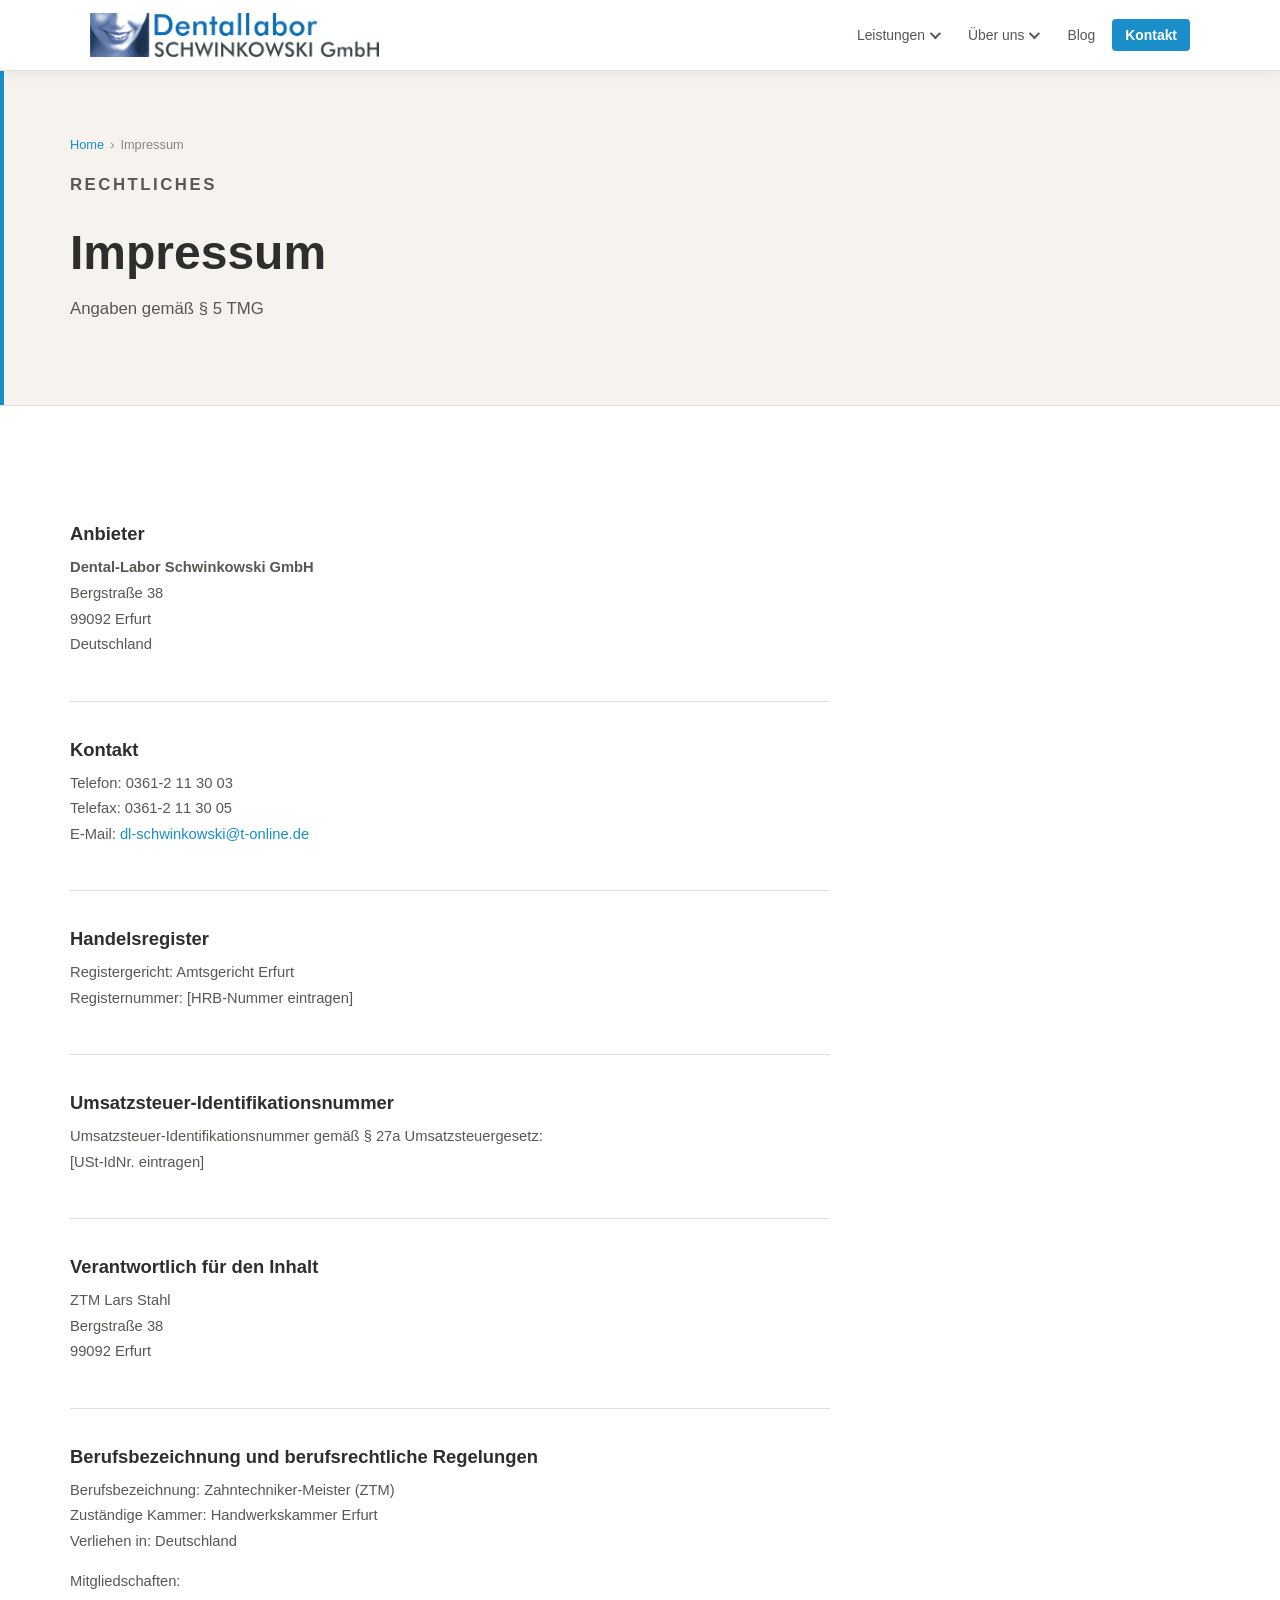
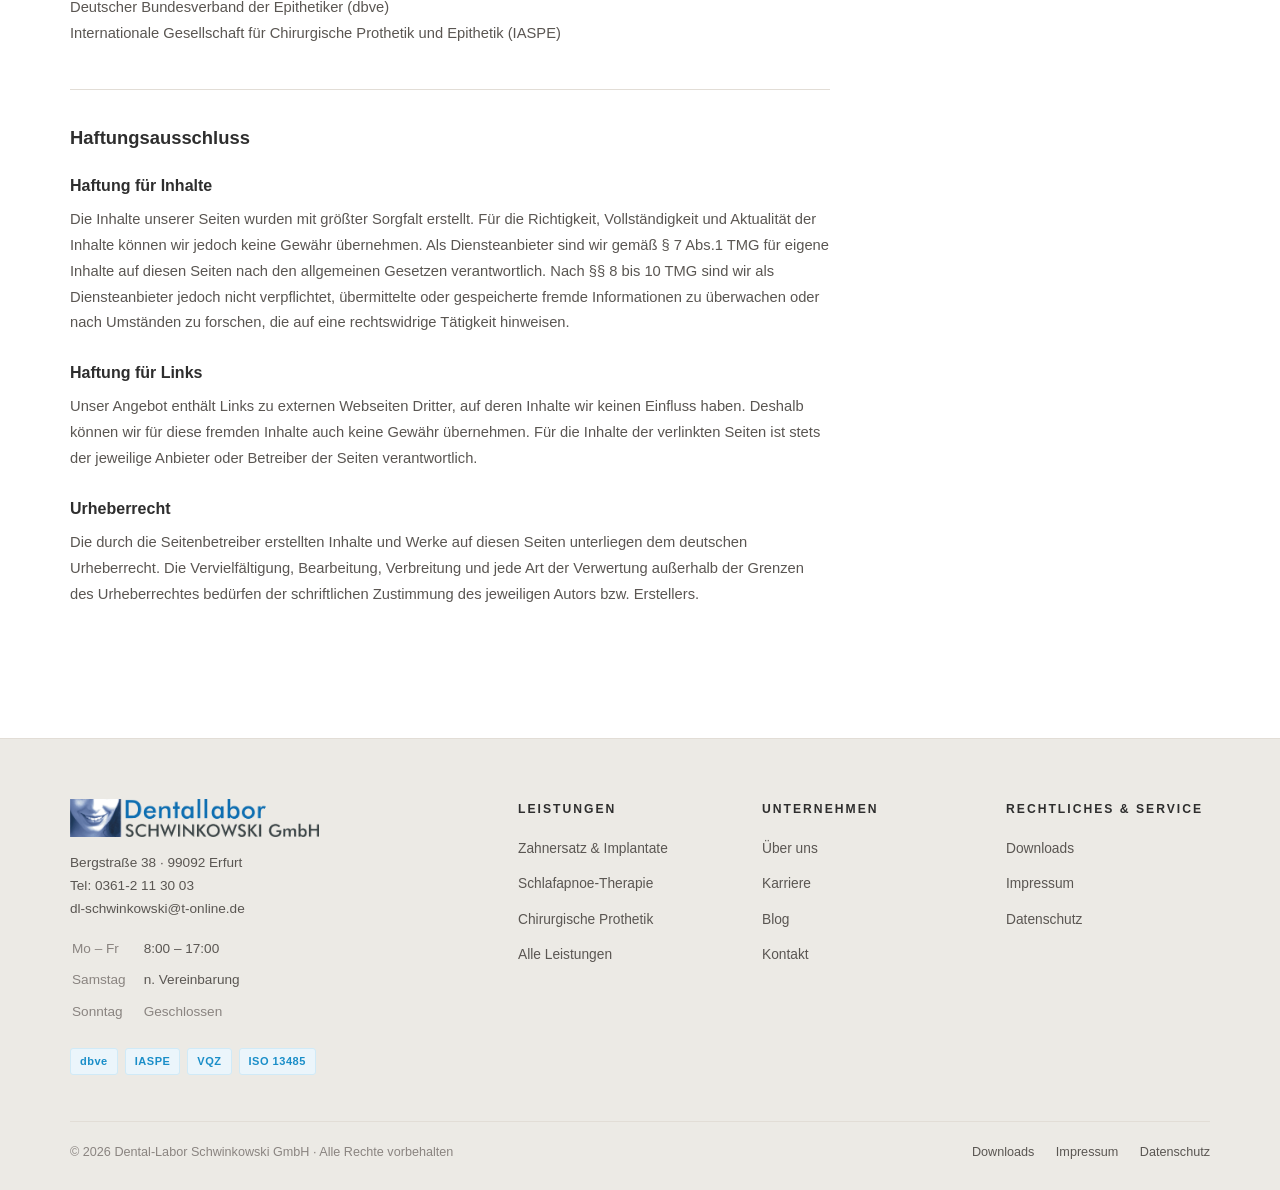
<file: impressum.html>
<!DOCTYPE html>
<html lang="de">
<head>
  <meta charset="UTF-8" />
  <meta name="viewport" content="width=device-width, initial-scale=1.0" />
  <title>Impressum | Dental-Labor Schwinkowski</title>
  <link rel="stylesheet" href="assets/style.css" />
  <style>
    .legal-body h2 { font-size:1.15rem; margin:36px 0 10px; color:var(--text); }
    .legal-body h3 { font-size:1rem; margin:24px 0 8px; color:var(--text); }
    .legal-body p, .legal-body li { font-size:0.92rem; color:var(--text-mid); line-height:1.75; }
    .legal-body ul { padding-left:1.4rem; margin-bottom:0.9rem; }
    .legal-body a { color:var(--blue); }
    .legal-body a:hover { text-decoration:underline; }
    .legal-section { border-bottom:1px solid var(--border); padding-bottom:28px; margin-bottom:8px; }
    .legal-section:last-child { border-bottom:none; }
  </style>
</head>
<body>
<header>
  <nav>
    <a href="index.html" class="nav-logo">
      <img src="images/DLS-logo-simple.png" alt="Dental-Labor Schwinkowski GmbH" />
    </a>
    <ul class="nav-links">
      <li class="nav-dropdown">
        <a href="leistungen.html">Leistungen</a>
        <ul class="dropdown-menu">
          <li><a href="zahnersatz.html">Zahnersatz &amp; Implantate</a></li>
          <li><a href="schlafmedizin.html">Schlafapnoe-Therapie</a></li>
          <li><a href="chirurgische-prothetik.html">Chirurgische Prothetik</a></li>
        </ul>
      </li>
      <li class="nav-dropdown">
        <a href="ueber-uns.html">Über uns</a>
        <ul class="dropdown-menu">
          <li><a href="ueber-uns.html">Labor &amp; Team</a></li>
          <li><a href="karriere.html">Karriere</a></li>
        </ul>
      </li>
      <li><a href="blog.html">Blog</a></li>
      <li><a href="kontakt.html" class="nav-cta">Kontakt</a></li>
    </ul>
    <button class="nav-toggle" id="nav-toggle" aria-label="Menü öffnen">
      <span></span><span></span><span></span>
    </button>
  </nav>
</header>

<section class="page-hero">
  <div class="container">
    <div class="breadcrumb"><a href="index.html">Home</a> <span>›</span> Impressum</div>
    <p class="eyebrow">Rechtliches</p>
    <h1>Impressum</h1>
    <p>Angaben gemäß § 5 TMG</p>
  </div>
</section>

<section class="section section--white">
  <div class="container">
    <div style="max-width:760px;" class="legal-body">

      <div class="legal-section">
        <h2>Anbieter</h2>
        <p>
          <strong>Dental-Labor Schwinkowski GmbH</strong><br>
          Bergstraße 38<br>
          99092 Erfurt<br>
          Deutschland
        </p>
      </div>

      <div class="legal-section">
        <h2>Kontakt</h2>
        <p>
          Telefon: 0361-2 11 30 03<br>
          Telefax: 0361-2 11 30 05<br>
          E-Mail: <a href="mailto:dl-schwinkowski@t-online.de">dl-schwinkowski@t-online.de</a>
        </p>
      </div>

      <div class="legal-section">
        <h2>Handelsregister</h2>
        <p>
          Registergericht: Amtsgericht Erfurt<br>
          Registernummer: [HRB-Nummer eintragen]
        </p>
      </div>

      <div class="legal-section">
        <h2>Umsatzsteuer-Identifikationsnummer</h2>
        <p>
          Umsatzsteuer-Identifikationsnummer gemäß § 27a Umsatzsteuergesetz:<br>
          [USt-IdNr. eintragen]
        </p>
      </div>

      <div class="legal-section">
        <h2>Verantwortlich für den Inhalt</h2>
        <p>
          ZTM Lars Stahl<br>
          Bergstraße 38<br>
          99092 Erfurt
        </p>
      </div>

      <div class="legal-section">
        <h2>Berufsbezeichnung und berufsrechtliche Regelungen</h2>
        <p>
          Berufsbezeichnung: Zahntechniker-Meister (ZTM)<br>
          Zuständige Kammer: Handwerkskammer Erfurt<br>
          Verliehen in: Deutschland
        </p>
        <p>
          Mitgliedschaften:<br>
          Deutscher Bundesverband der Epithetiker (dbve)<br>
          Internationale Gesellschaft für Chirurgische Prothetik und Epithetik (IASPE)
        </p>
      </div>

      <div class="legal-section">
        <h2>Haftungsausschluss</h2>
        <h3>Haftung für Inhalte</h3>
        <p>Die Inhalte unserer Seiten wurden mit größter Sorgfalt erstellt. Für die Richtigkeit, Vollständigkeit und Aktualität der Inhalte können wir jedoch keine Gewähr übernehmen. Als Diensteanbieter sind wir gemäß § 7 Abs.1 TMG für eigene Inhalte auf diesen Seiten nach den allgemeinen Gesetzen verantwortlich. Nach §§ 8 bis 10 TMG sind wir als Diensteanbieter jedoch nicht verpflichtet, übermittelte oder gespeicherte fremde Informationen zu überwachen oder nach Umständen zu forschen, die auf eine rechtswidrige Tätigkeit hinweisen.</p>
        <h3>Haftung für Links</h3>
        <p>Unser Angebot enthält Links zu externen Webseiten Dritter, auf deren Inhalte wir keinen Einfluss haben. Deshalb können wir für diese fremden Inhalte auch keine Gewähr übernehmen. Für die Inhalte der verlinkten Seiten ist stets der jeweilige Anbieter oder Betreiber der Seiten verantwortlich.</p>
        <h3>Urheberrecht</h3>
        <p>Die durch die Seitenbetreiber erstellten Inhalte und Werke auf diesen Seiten unterliegen dem deutschen Urheberrecht. Die Vervielfältigung, Bearbeitung, Verbreitung und jede Art der Verwertung außerhalb der Grenzen des Urheberrechtes bedürfen der schriftlichen Zustimmung des jeweiligen Autors bzw. Erstellers.</p>
      </div>

    </div>
  </div>
</section>

<footer>
  <div class="footer-grid container">
    <div class="footer-brand">
      <img src="images/DLS-logo-simple.png" alt="Dental-Labor Schwinkowski" class="footer-logo" />
      <p>Bergstraße 38 · 99092 Erfurt<br>Tel: 0361-2 11 30 03<br>dl-schwinkowski@t-online.de</p>
      <table class="footer-hours" style="margin-bottom:16px;">
        <tr><td>Mo – Fr</td><td>8:00 – 17:00</td></tr>
        <tr><td>Samstag</td><td>n. Vereinbarung</td></tr>
        <tr><td>Sonntag</td><td style="color:var(--text-light);">Geschlossen</td></tr>
      </table>
      <div class="footer-badges">
        <span class="footer-badge">dbve</span>
        <span class="footer-badge">IASPE</span>
        <span class="footer-badge">VQZ</span>
        <span class="footer-badge">ISO 13485</span>
      </div>
    </div>
    <div class="footer-col">
      <h4>Leistungen</h4>
      <ul>
        <li><a href="zahnersatz.html">Zahnersatz &amp; Implantate</a></li>
        <li><a href="schlafmedizin.html">Schlafapnoe-Therapie</a></li>
        <li><a href="chirurgische-prothetik.html">Chirurgische Prothetik</a></li>
        <li><a href="leistungen.html">Alle Leistungen</a></li>
      </ul>
    </div>
    <div class="footer-col">
      <h4>Unternehmen</h4>
      <ul>
        <li><a href="ueber-uns.html">Über uns</a></li>
        <li><a href="karriere.html">Karriere</a></li>
        <li><a href="blog.html">Blog</a></li>
        <li><a href="kontakt.html">Kontakt</a></li>
      </ul>
    </div>
    <div class="footer-col">
      <h4>Rechtliches &amp; Service</h4>
      <ul>
        <li><a href="downloads.html">Downloads</a></li>
        <li><a href="impressum.html">Impressum</a></li>
        <li><a href="datenschutz.html">Datenschutz</a></li>
      </ul>
    </div>
  </div>
  <div class="footer-bottom">
    <span>© 2026 Dental-Labor Schwinkowski GmbH · Alle Rechte vorbehalten</span>
    <div>
      <a href="downloads.html">Downloads</a>
      <a href="impressum.html">Impressum</a>
      <a href="datenschutz.html">Datenschutz</a>
    </div>
  </div>
</footer>
<script>
  // Aktiver Menüpunkt (Desktop; auf Mobile via CSS deaktiviert)
  (function() {
    var page = location.pathname.split('/').pop() || 'index.html';
    document.querySelectorAll('.nav-links a:not(.nav-cta)').forEach(function(a) {
      if (a.getAttribute('href') === page) a.classList.add('active');
    });
  })();

  const toggle = document.getElementById('nav-toggle');
  const links  = document.querySelector('.nav-links');
  if (toggle && links) {
    toggle.addEventListener('click', () => {
      toggle.classList.toggle('open');
      links.classList.toggle('open');
    });
    // Close on link click
    links.querySelectorAll('a').forEach(a => {
      a.addEventListener('click', () => {
        toggle.classList.remove('open');
        links.classList.remove('open');
      });
    });
  }
</script>
</body>
</html>
</file>
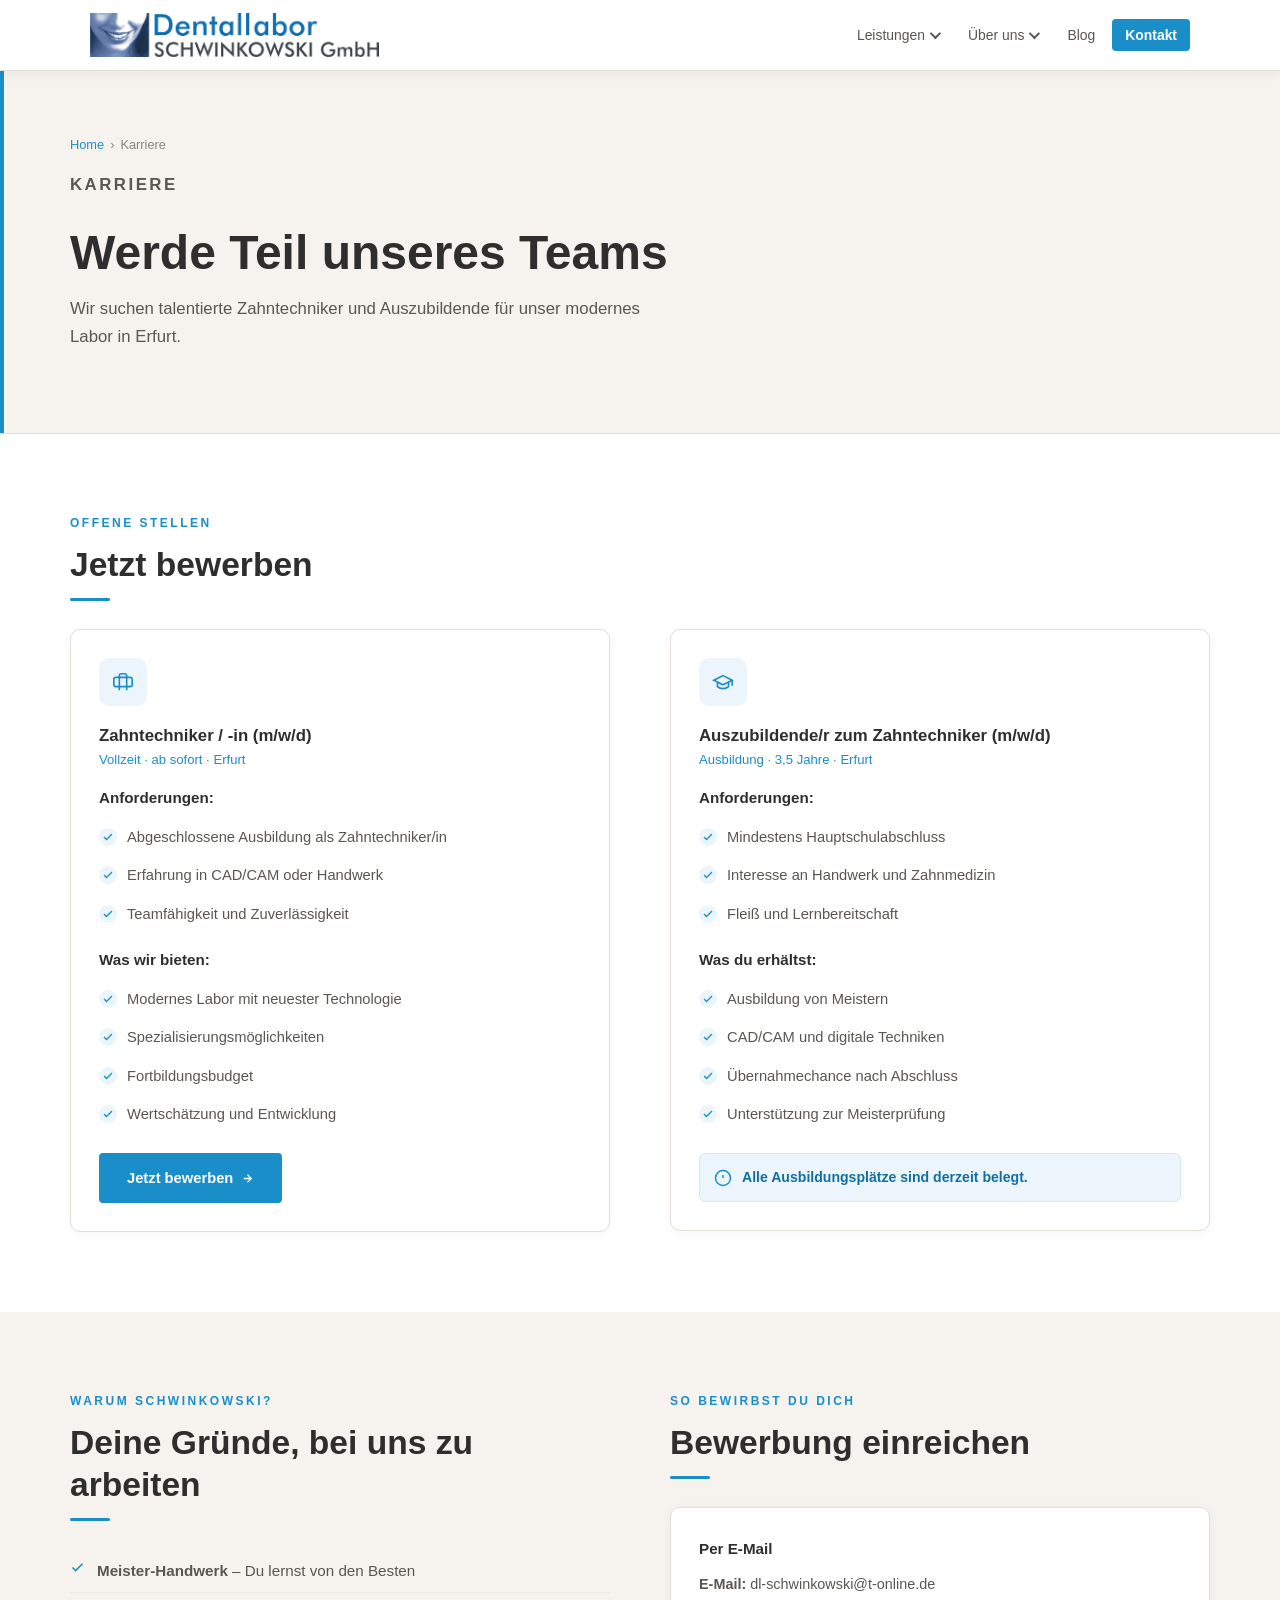
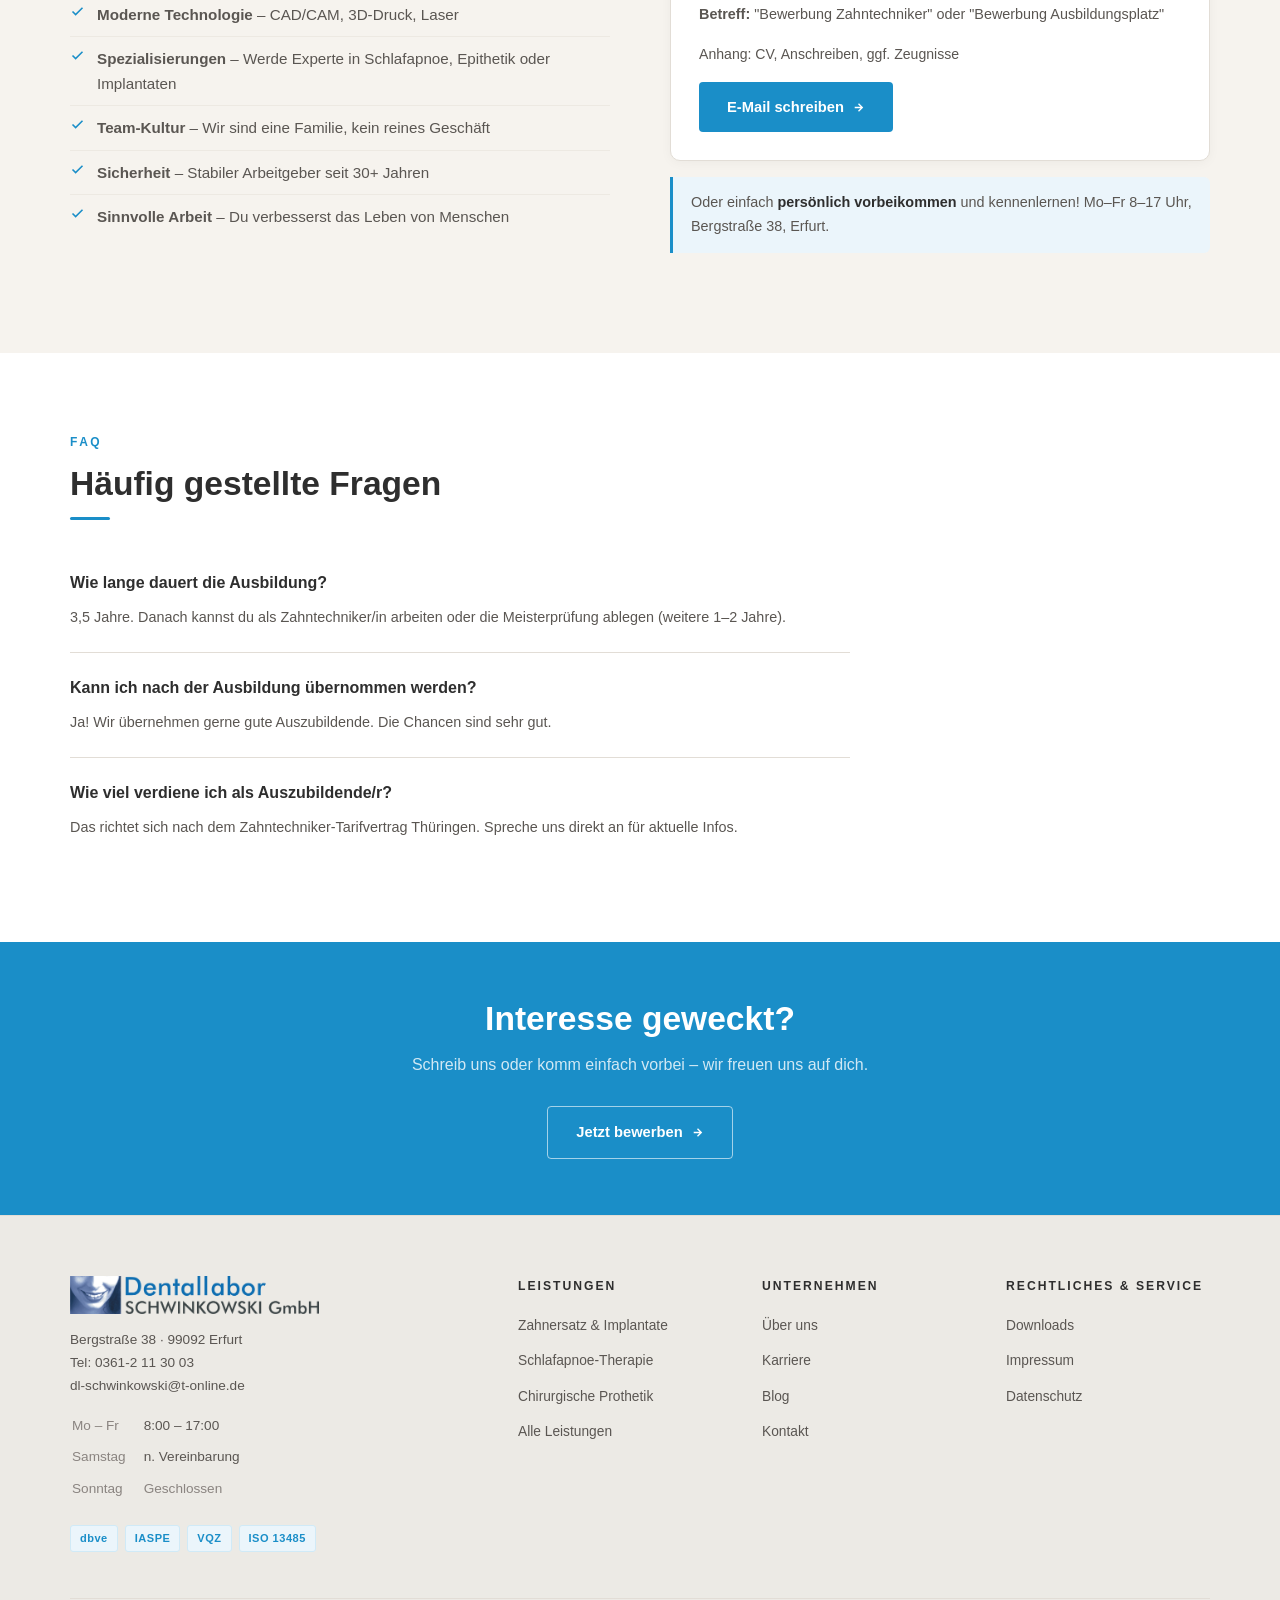
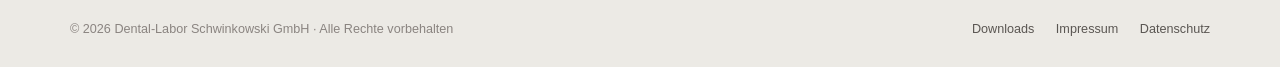
<file: karriere.html>
<!DOCTYPE html>
<html lang="de">
<head>
  <meta charset="UTF-8" />
  <meta name="viewport" content="width=device-width, initial-scale=1.0" />
  <title>Karriere | Zahntechniker Jobs | Schwinkowski Labor Erfurt</title>
  <meta name="description" content="Wir suchen Zahntechniker/innen und Auszubildende. Modernes Labor in Erfurt. Jetzt bewerben!" />
  <link rel="stylesheet" href="assets/style.css" />
</head>
<body>
<header>
  <nav>
    <a href="index.html" class="nav-logo">
      <img src="images/DLS-logo-simple.png" alt="Dental-Labor Schwinkowski GmbH" />
    </a>
    <ul class="nav-links">
      <li class="nav-dropdown">
        <a href="leistungen.html">Leistungen</a>
        <ul class="dropdown-menu">
          <li><a href="zahnersatz.html">Zahnersatz &amp; Implantate</a></li>
          <li><a href="schlafmedizin.html">Schlafapnoe-Therapie</a></li>
          <li><a href="chirurgische-prothetik.html">Chirurgische Prothetik</a></li>
        </ul>
      </li>
      <li class="nav-dropdown">
        <a href="ueber-uns.html">Über uns</a>
        <ul class="dropdown-menu">
          <li><a href="ueber-uns.html">Labor &amp; Team</a></li>
          <li><a href="karriere.html">Karriere</a></li>
        </ul>
      </li>
      <li><a href="blog.html">Blog</a></li>
      <li><a href="kontakt.html" class="nav-cta">Kontakt</a></li>
    </ul>
    <button class="nav-toggle" id="nav-toggle" aria-label="Menü öffnen">
      <span></span><span></span><span></span>
    </button>
  </nav>
</header>

<section class="page-hero">
  <div class="container">
    <div class="breadcrumb"><a href="index.html">Home</a> <span>›</span> Karriere</div>
    <p class="eyebrow">Karriere</p>
    <h1>Werde Teil unseres Teams</h1>
    <p>Wir suchen talentierte Zahntechniker und Auszubildende für unser modernes Labor in Erfurt.</p>
  </div>
</section>

<section class="section section--white">
  <div class="container">
    <p class="eyebrow">Offene Stellen</p>
    <h2>Jetzt bewerben</h2>
    <div class="rule"></div>
    <div class="two-col" style="align-items:start;">

      <div class="highlight-box">
        <div class="card-icon" style="margin-bottom:16px;"><svg width="22" height="22" viewBox="0 0 24 24" fill="none" stroke="currentColor" stroke-width="1.8"><path d="M20 7H4a2 2 0 00-2 2v6a2 2 0 002 2h16a2 2 0 002-2V9a2 2 0 00-2-2z"/><path d="M16 21V5a2 2 0 00-2-2h-4a2 2 0 00-2 2v16"/></svg></div>
        <h3>Zahntechniker / -in (m/w/d)</h3>
        <p style="color:var(--blue); font-size:0.82rem; margin-bottom:14px;">Vollzeit · ab sofort · Erfurt</p>
        <h4 style="margin-bottom:8px;">Anforderungen:</h4>
        <ul class="check-list" style="margin-bottom:14px;">
          <li>Abgeschlossene Ausbildung als Zahntechniker/in</li>
          <li>Erfahrung in CAD/CAM oder Handwerk</li>
          <li>Teamfähigkeit und Zuverlässigkeit</li>
        </ul>
        <h4 style="margin-bottom:8px;">Was wir bieten:</h4>
        <ul class="check-list" style="margin-bottom:20px;">
          <li>Modernes Labor mit neuester Technologie</li>
          <li>Spezialisierungsmöglichkeiten</li>
          <li>Fortbildungsbudget</li>
          <li>Wertschätzung und Entwicklung</li>
        </ul>
        <a href="mailto:dl-schwinkowski@t-online.de?subject=Bewerbung Zahntechniker" class="btn btn-primary">Jetzt bewerben <svg width="13" height="13" viewBox="0 0 24 24" fill="none" stroke="currentColor" stroke-width="2.5"><path d="M5 12h14M12 5l7 7-7 7"/></svg></a>
      </div>

      <div class="highlight-box">
        <div class="card-icon" style="margin-bottom:16px;"><svg width="22" height="22" viewBox="0 0 24 24" fill="none" stroke="currentColor" stroke-width="1.8"><path d="M22 10v6M2 10l10-5 10 5-10 5z"/><path d="M6 12v5c3 3 9 3 12 0v-5"/></svg></div>
        <h3>Auszubildende/r zum Zahntechniker (m/w/d)</h3>
        <p style="color:var(--blue); font-size:0.82rem; margin-bottom:14px;">Ausbildung · 3,5 Jahre · Erfurt</p>
        <h4 style="margin-bottom:8px;">Anforderungen:</h4>
        <ul class="check-list" style="margin-bottom:14px;">
          <li>Mindestens Hauptschulabschluss</li>
          <li>Interesse an Handwerk und Zahnmedizin</li>
          <li>Fleiß und Lernbereitschaft</li>
        </ul>
        <h4 style="margin-bottom:8px;">Was du erhältst:</h4>
        <ul class="check-list" style="margin-bottom:20px;">
          <li>Ausbildung von Meistern</li>
          <li>CAD/CAM und digitale Techniken</li>
          <li>Übernahmechance nach Abschluss</li>
          <li>Unterstützung zur Meisterprüfung</li>
        </ul>
        <div style="display:flex; align-items:center; gap:10px; margin-top:4px; padding:12px 14px; background:var(--blue-light); border:1px solid var(--blue-mid); border-radius:6px;">
          <svg width="18" height="18" viewBox="0 0 24 24" fill="none" stroke="var(--blue)" stroke-width="2" style="flex-shrink:0;"><circle cx="12" cy="12" r="10"/><line x1="12" y1="8" x2="12" y2="12"/><line x1="12" y1="16" x2="12.01" y2="16"/></svg>
          <span style="font-size:0.88rem; color:var(--blue-dark); font-weight:600;">Alle Ausbildungsplätze sind derzeit belegt.</span>
        </div>
      </div>

    </div>
  </div>
</section>

<section class="section section--warm">
  <div class="container two-col" style="align-items:start;">
    <div>
      <p class="eyebrow">Warum Schwinkowski?</p>
      <h2>Deine Gründe, bei uns zu arbeiten</h2>
      <div class="rule"></div>
      <ul class="icon-list">
        <li><svg width="15" height="15" viewBox="0 0 24 24" fill="none" stroke="currentColor" stroke-width="2.5"><polyline points="20 6 9 17 4 12"/></svg> <div><strong>Meister-Handwerk</strong> – Du lernst von den Besten</div></li>
        <li><svg width="15" height="15" viewBox="0 0 24 24" fill="none" stroke="currentColor" stroke-width="2.5"><polyline points="20 6 9 17 4 12"/></svg> <div><strong>Moderne Technologie</strong> – CAD/CAM, 3D-Druck, Laser</div></li>
        <li><svg width="15" height="15" viewBox="0 0 24 24" fill="none" stroke="currentColor" stroke-width="2.5"><polyline points="20 6 9 17 4 12"/></svg> <div><strong>Spezialisierungen</strong> – Werde Experte in Schlafapnoe, Epithetik oder Implantaten</div></li>
        <li><svg width="15" height="15" viewBox="0 0 24 24" fill="none" stroke="currentColor" stroke-width="2.5"><polyline points="20 6 9 17 4 12"/></svg> <div><strong>Team-Kultur</strong> – Wir sind eine Familie, kein reines Geschäft</div></li>
        <li><svg width="15" height="15" viewBox="0 0 24 24" fill="none" stroke="currentColor" stroke-width="2.5"><polyline points="20 6 9 17 4 12"/></svg> <div><strong>Sicherheit</strong> – Stabiler Arbeitgeber seit 30+ Jahren</div></li>
        <li><svg width="15" height="15" viewBox="0 0 24 24" fill="none" stroke="currentColor" stroke-width="2.5"><polyline points="20 6 9 17 4 12"/></svg> <div><strong>Sinnvolle Arbeit</strong> – Du verbesserst das Leben von Menschen</div></li>
      </ul>
    </div>
    <div>
      <p class="eyebrow">So bewirbst du dich</p>
      <h2>Bewerbung einreichen</h2>
      <div class="rule"></div>
      <div class="highlight-box">
        <h4 style="margin-bottom:12px;">Per E-Mail</h4>
        <p style="color:var(--text-mid); font-size:0.9rem; margin-bottom:6px;"><strong>E-Mail:</strong> dl-schwinkowski@t-online.de</p>
        <p style="color:var(--text-mid); font-size:0.9rem; margin-bottom:16px;"><strong>Betreff:</strong> "Bewerbung Zahntechniker" oder "Bewerbung Ausbildungsplatz"</p>
        <p style="color:var(--text-mid); font-size:0.88rem; margin-bottom:16px;">Anhang: CV, Anschreiben, ggf. Zeugnisse</p>
        <a href="mailto:dl-schwinkowski@t-online.de" class="btn btn-primary">E-Mail schreiben <svg width="13" height="13" viewBox="0 0 24 24" fill="none" stroke="currentColor" stroke-width="2.5"><path d="M5 12h14M12 5l7 7-7 7"/></svg></a>
      </div>
      <div class="note-box" style="margin-top:16px;">Oder einfach <strong>persönlich vorbeikommen</strong> und kennenlernen! Mo–Fr 8–17 Uhr, Bergstraße 38, Erfurt.</div>
    </div>
  </div>
</section>

<section class="section section--white">
  <div class="container">
    <p class="eyebrow">FAQ</p>
    <h2>Häufig gestellte Fragen</h2>
    <div class="rule"></div>
    <div style="max-width:780px;">
      <div class="faq-item"><h3>Wie lange dauert die Ausbildung?</h3><p>3,5 Jahre. Danach kannst du als Zahntechniker/in arbeiten oder die Meisterprüfung ablegen (weitere 1–2 Jahre).</p></div>
      <div class="faq-item"><h3>Kann ich nach der Ausbildung übernommen werden?</h3><p>Ja! Wir übernehmen gerne gute Auszubildende. Die Chancen sind sehr gut.</p></div>
      <div class="faq-item"><h3>Wie viel verdiene ich als Auszubildende/r?</h3><p>Das richtet sich nach dem Zahntechniker-Tarifvertrag Thüringen. Spreche uns direkt an für aktuelle Infos.</p></div>
    </div>
  </div>
</section>

<section class="cta-strip">
  <div class="container">
    <h2>Interesse geweckt?</h2>
    <p>Schreib uns oder komm einfach vorbei – wir freuen uns auf dich.</p>
    <a href="mailto:dl-schwinkowski@t-online.de?subject=Bewerbung" class="btn btn-ghost">Jetzt bewerben <svg width="13" height="13" viewBox="0 0 24 24" fill="none" stroke="currentColor" stroke-width="2.5"><path d="M5 12h14M12 5l7 7-7 7"/></svg></a>
  </div>
</section>

<footer>
  <div class="footer-grid container">
    <div class="footer-brand">
      <img src="images/DLS-logo-simple.png" alt="Dental-Labor Schwinkowski" class="footer-logo" />
      <p>Bergstraße 38 · 99092 Erfurt<br>Tel: 0361-2 11 30 03<br>dl-schwinkowski@t-online.de</p>
      <table class="footer-hours" style="margin-bottom:16px;">
        <tr><td>Mo – Fr</td><td>8:00 – 17:00</td></tr>
        <tr><td>Samstag</td><td>n. Vereinbarung</td></tr>
        <tr><td>Sonntag</td><td style="color:var(--text-light);">Geschlossen</td></tr>
      </table>
      <div class="footer-badges">
        <span class="footer-badge">dbve</span>
        <span class="footer-badge">IASPE</span>
        <span class="footer-badge">VQZ</span>
        <span class="footer-badge">ISO 13485</span>
      </div>
    </div>
    <div class="footer-col">
      <h4>Leistungen</h4>
      <ul>
        <li><a href="zahnersatz.html">Zahnersatz &amp; Implantate</a></li>
        <li><a href="schlafmedizin.html">Schlafapnoe-Therapie</a></li>
        <li><a href="chirurgische-prothetik.html">Chirurgische Prothetik</a></li>
        <li><a href="leistungen.html">Alle Leistungen</a></li>
      </ul>
    </div>
    <div class="footer-col">
      <h4>Unternehmen</h4>
      <ul>
        <li><a href="ueber-uns.html">Über uns</a></li>
        <li><a href="karriere.html">Karriere</a></li>
        <li><a href="blog.html">Blog</a></li>
        <li><a href="kontakt.html">Kontakt</a></li>
      </ul>
    </div>
    <div class="footer-col">
      <h4>Rechtliches &amp; Service</h4>
      <ul>
        <li><a href="downloads.html">Downloads</a></li>
        <li><a href="impressum.html">Impressum</a></li>
        <li><a href="datenschutz.html">Datenschutz</a></li>
      </ul>
    </div>
  </div>
  <div class="footer-bottom">
    <span>© 2026 Dental-Labor Schwinkowski GmbH · Alle Rechte vorbehalten</span>
    <div>
      <a href="downloads.html">Downloads</a>
      <a href="impressum.html">Impressum</a>
      <a href="datenschutz.html">Datenschutz</a>
    </div>
  </div>
</footer>
<script>
  // Aktiver Menüpunkt (Desktop; auf Mobile via CSS deaktiviert)
  (function() {
    var page = location.pathname.split('/').pop() || 'index.html';
    document.querySelectorAll('.nav-links a:not(.nav-cta)').forEach(function(a) {
      if (a.getAttribute('href') === page) a.classList.add('active');
    });
  })();

  const toggle = document.getElementById('nav-toggle');
  const links  = document.querySelector('.nav-links');
  if (toggle && links) {
    toggle.addEventListener('click', () => {
      toggle.classList.toggle('open');
      links.classList.toggle('open');
    });
    // Close on link click
    links.querySelectorAll('a').forEach(a => {
      a.addEventListener('click', () => {
        toggle.classList.remove('open');
        links.classList.remove('open');
      });
    });
  }
</script>
</body>
</html>
</file>
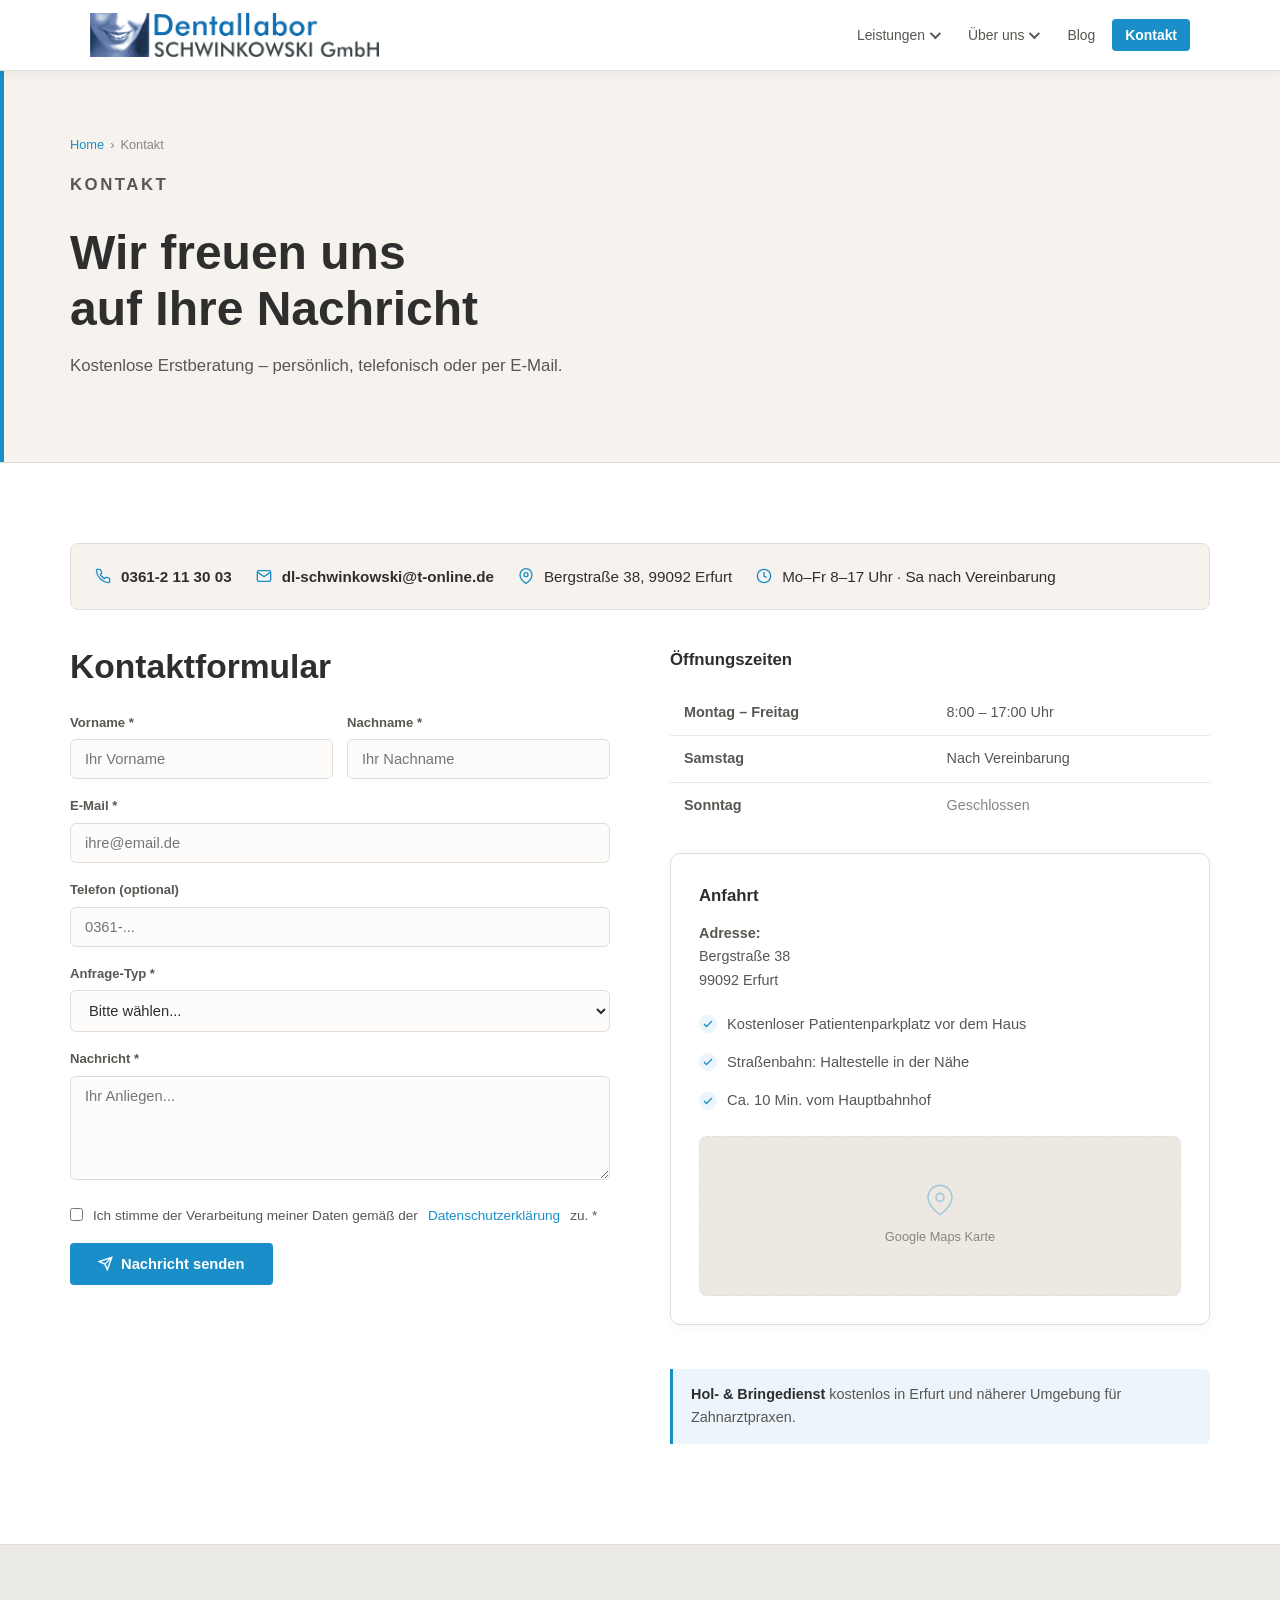
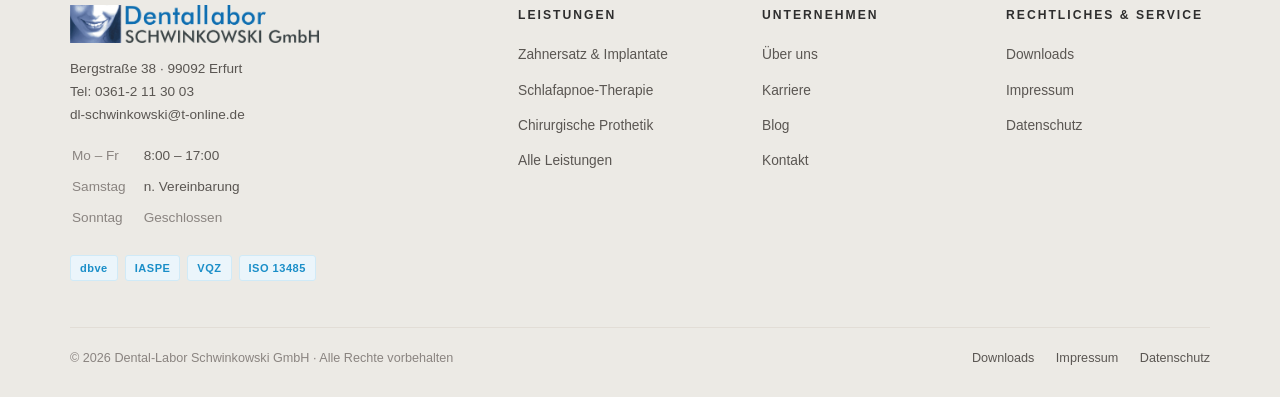
<file: kontakt.html>
<!DOCTYPE html>
<html lang="de">
<head>
  <meta charset="UTF-8" />
  <meta name="viewport" content="width=device-width, initial-scale=1.0" />
  <title>Kontakt | Dental-Labor Schwinkowski Erfurt</title>
  <meta name="description" content="Kontaktieren Sie uns: 0361-2 11 30 03, dl-schwinkowski@t-online.de. Bergstr. 38, Erfurt." />
  <style>
    /* ===== RESET ===== */
    *, *::before, *::after { box-sizing: border-box; margin: 0; padding: 0; }
    html { scroll-behavior: smooth; }
    body { font-family: 'Segoe UI', Arial, sans-serif; color: #2E2E2E; background: #FDFCFA; line-height: 1.65; }
    a { text-decoration: none; color: inherit; }
    img { max-width: 100%; display: block; }

    /* ===== PALETTE ===== */
    :root {
      --bg:          #FDFCFA;
      --bg-warm:     #F6F3EE;
      --bg-mid:      #EDE9E2;
      --border:      #E2DDD6;
      --border-soft: #EDE9E2;
      --text:        #2E2E2E;
      --text-mid:    #5A5652;
      --text-light:  #8A8480;
      --blue:        #1A8EC8;
      --blue-dark:   #1270A0;
      --blue-light:  #EBF5FB;
      --blue-mid:    #D0EAF7;
      --dark:        #111518;
      --dark-mid:    #1C2328;
      --white:       #FFFFFF;
    }

    /* ===== NAVIGATION MOBILE ===== */
    @media (max-width: 700px) {
      .nav-toggle { display: flex; }
      .nav-links {
        display: none;
        position: fixed; top: 70px; left: 0; right: 0; bottom: 0;
        background: var(--white);
        flex-direction: column; align-items: stretch;
        padding: 16px; gap: 2px;
        overflow-y: auto;
        box-shadow: inset 0 4px 12px rgba(0,0,0,0.06);
        z-index: 999;
      }
      .nav-links.open { display: flex; }
      .nav-links a { padding: 12px 16px; font-size: 1rem; border-radius: 0; transition: background 0.15s; }
      .nav-links a:hover { background: var(--bg-warm); color: var(--text); }
      .nav-cta { background: none !important; color: var(--text-mid) !important; font-weight: 500 !important; text-align: left; margin-top: 0; padding: 12px 16px; }

      /* Mobile dropdowns — always expanded */
      .nav-dropdown { position: static; }
      .nav-dropdown > a::after { display: none; }
      .dropdown-menu {
        display: block !important;
        position: static;
        box-shadow: none; border: none;
        background: transparent;
        border-radius: 0;
        margin: 0;
        padding: 0;
      }
      .dropdown-menu a { display: block; font-size: 0.92rem; padding: 12px 16px 12px 32px; color: var(--text-mid); position: relative; transition: background 0.15s, color 0.15s; }
      .dropdown-menu a::before { content: '−'; position: absolute; left: 16px; color: inherit; }
      .dropdown-menu a:hover { background: var(--bg-warm); color: var(--text); }
    }

    /* ===== HAMBURGER BUTTON ===== */
    .nav-toggle {
      display: none;
      flex-direction: column; justify-content: center; align-items: center;
      gap: 5px; width: 40px; height: 40px;
      background: none; border: none; cursor: pointer; padding: 4px;
      border-radius: 6px; transition: background 0.15s;
    }
    .nav-toggle:hover { background: var(--blue-light); }
    .nav-toggle span {
      display: block; width: 22px; height: 2px;
      background: var(--text); border-radius: 2px;
      transition: transform 0.2s, opacity 0.2s;
    }
    .nav-toggle.open span:nth-child(1) { transform: translateY(7px) rotate(45deg); }
    .nav-toggle.open span:nth-child(2) { opacity: 0; }
    .nav-toggle.open span:nth-child(3) { transform: translateY(-7px) rotate(-45deg); }
  </style>
  <link rel="stylesheet" href="assets/style.css" />
</head>
<body>
<header>
  <nav>
    <a href="index.html" class="nav-logo">
      <img src="images/DLS-logo-simple.png" alt="Dental-Labor Schwinkowski GmbH" />
    </a>
    <ul class="nav-links">
      <li class="nav-dropdown">
        <a href="leistungen.html">Leistungen</a>
        <ul class="dropdown-menu">
          <li><a href="zahnersatz.html">Zahnersatz &amp; Implantate</a></li>
          <li><a href="schlafmedizin.html">Schlafapnoe-Therapie</a></li>
          <li><a href="chirurgische-prothetik.html">Chirurgische Prothetik</a></li>
        </ul>
      </li>
      <li class="nav-dropdown">
        <a href="ueber-uns.html">Über uns</a>
        <ul class="dropdown-menu">
          <li><a href="ueber-uns.html">Labor &amp; Team</a></li>
          <li><a href="karriere.html">Karriere</a></li>
        </ul>
      </li>
      <li><a href="blog.html">Blog</a></li>
      <li><a href="kontakt.html" class="nav-cta">Kontakt</a></li>
    </ul>
    <button class="nav-toggle" id="nav-toggle" aria-label="Menü öffnen">
      <span></span><span></span><span></span>
    </button>
  </nav>
</header>

<section class="page-hero">
  <div class="container">
    <div class="breadcrumb"><a href="index.html">Home</a> <span>›</span> Kontakt</div>
    <p class="eyebrow">Kontakt</p>
    <h1>Wir freuen uns<br>auf Ihre Nachricht</h1>
    <p>Kostenlose Erstberatung – persönlich, telefonisch oder per E-Mail.</p>
  </div>
</section>

<section class="section section--white">
  <div class="container">

    <div style="display:flex; flex-wrap:wrap; gap:24px; margin-bottom:36px; padding:20px 24px; background:var(--bg-warm); border-radius:8px; border:1px solid var(--border);">
      <div style="display:flex; align-items:center; gap:10px;">
        <svg width="16" height="16" viewBox="0 0 24 24" fill="none" stroke="var(--blue)" stroke-width="2"><path d="M22 16.92v3a2 2 0 01-2.18 2A19.8 19.8 0 012.08 4.18 2 2 0 014.1 2h3a2 2 0 012 1.72c.127.96.361 1.903.7 2.81a2 2 0 01-.45 2.11L8.09 9.91a16 16 0 006 6l1.27-1.27a2 2 0 012.11-.45c.907.339 1.85.573 2.81.7A2 2 0 0122 16.92z"/></svg>
        <a href="tel:+4936121130003" style="font-weight:600; font-size:0.95rem; color:var(--text);">0361-2 11 30 03</a>
      </div>
      <div style="display:flex; align-items:center; gap:10px;">
        <svg width="16" height="16" viewBox="0 0 24 24" fill="none" stroke="var(--blue)" stroke-width="2"><path d="M4 4h16c1.1 0 2 .9 2 2v12c0 1.1-.9 2-2 2H4c-1.1 0-2-.9-2-2V6c0-1.1.9-2 2-2z"/><polyline points="22,6 12,13 2,6"/></svg>
        <a href="mailto:dl-schwinkowski@t-online.de" style="font-weight:600; font-size:0.95rem; color:var(--text);">dl-schwinkowski@t-online.de</a>
      </div>
      <div style="display:flex; align-items:center; gap:10px;">
        <svg width="16" height="16" viewBox="0 0 24 24" fill="none" stroke="var(--blue)" stroke-width="2"><path d="M21 10c0 7-9 13-9 13S3 17 3 10a9 9 0 0118 0z"/><circle cx="12" cy="10" r="3"/></svg>
        <span style="font-size:0.95rem; color:var(--text);">Bergstraße 38, 99092 Erfurt</span>
      </div>
      <div style="display:flex; align-items:center; gap:10px;">
        <svg width="16" height="16" viewBox="0 0 24 24" fill="none" stroke="var(--blue)" stroke-width="2"><circle cx="12" cy="12" r="10"/><polyline points="12 6 12 12 16 14"/></svg>
        <span style="font-size:0.95rem; color:var(--text);">Mo–Fr 8–17 Uhr · Sa nach Vereinbarung</span>
      </div>
    </div>

    <div class="two-col" style="align-items:start;">

      <div>
        <h2 style="margin-bottom:24px;">Kontaktformular</h2>
        <form style="display:flex; flex-direction:column; gap:16px;">
          <div style="display:grid; grid-template-columns:1fr 1fr; gap:14px;">
            <div>
              <label style="font-size:0.82rem; font-weight:600; color:var(--text-mid); display:block; margin-bottom:6px;">Vorname *</label>
              <input type="text" placeholder="Ihr Vorname" style="width:100%; padding:11px 14px; border:1px solid var(--border); border-radius:6px; font-size:0.92rem; background:var(--bg); outline:none; font-family:inherit;" />
            </div>
            <div>
              <label style="font-size:0.82rem; font-weight:600; color:var(--text-mid); display:block; margin-bottom:6px;">Nachname *</label>
              <input type="text" placeholder="Ihr Nachname" style="width:100%; padding:11px 14px; border:1px solid var(--border); border-radius:6px; font-size:0.92rem; background:var(--bg); outline:none; font-family:inherit;" />
            </div>
          </div>
          <div>
            <label style="font-size:0.82rem; font-weight:600; color:var(--text-mid); display:block; margin-bottom:6px;">E-Mail *</label>
            <input type="email" placeholder="ihre@email.de" style="width:100%; padding:11px 14px; border:1px solid var(--border); border-radius:6px; font-size:0.92rem; background:var(--bg); outline:none; font-family:inherit;" />
          </div>
          <div>
            <label style="font-size:0.82rem; font-weight:600; color:var(--text-mid); display:block; margin-bottom:6px;">Telefon (optional)</label>
            <input type="tel" placeholder="0361-..." style="width:100%; padding:11px 14px; border:1px solid var(--border); border-radius:6px; font-size:0.92rem; background:var(--bg); outline:none; font-family:inherit;" />
          </div>
          <div>
            <label style="font-size:0.82rem; font-weight:600; color:var(--text-mid); display:block; margin-bottom:6px;">Anfrage-Typ *</label>
            <select style="width:100%; padding:11px 14px; border:1px solid var(--border); border-radius:6px; font-size:0.92rem; background:var(--bg); outline:none; font-family:inherit; color:var(--text);">
              <option value="">Bitte wählen...</option>
              <option>Zahnersatz</option>
              <option>Schlafmedizin</option>
              <option>Chirurgische Prothetik / Epithese</option>
              <option>Karriere</option>
              <option>Sonstiges</option>
            </select>
          </div>
          <div>
            <label style="font-size:0.82rem; font-weight:600; color:var(--text-mid); display:block; margin-bottom:6px;">Nachricht *</label>
            <textarea rows="5" placeholder="Ihr Anliegen..." style="width:100%; padding:11px 14px; border:1px solid var(--border); border-radius:6px; font-size:0.92rem; background:var(--bg); outline:none; font-family:inherit; resize:vertical;"></textarea>
          </div>
          <label style="display:flex; align-items:flex-start; gap:10px; font-size:0.85rem; color:var(--text-mid); cursor:pointer;">
            <input type="checkbox" style="margin-top:3px; flex-shrink:0;" />
            Ich stimme der Verarbeitung meiner Daten gemäß der <a href="datenschutz.html" style="color:var(--blue);">Datenschutzerklärung</a> zu. *
          </label>
          <button type="submit" class="btn btn-primary" style="align-self:flex-start;">
            <svg width="15" height="15" viewBox="0 0 24 24" fill="none" stroke="currentColor" stroke-width="2.2"><line x1="22" y1="2" x2="11" y2="13"/><polygon points="22 2 15 22 11 13 2 9 22 2"/></svg>
            Nachricht senden
          </button>
        </form>
      </div>

      <div style="display:flex; flex-direction:column; gap:24px;">
        <div>
          <h3 style="margin-bottom:16px;">Öffnungszeiten</h3>
          <table class="data-table">
            <tbody>
              <tr><td><strong>Montag – Freitag</strong></td><td>8:00 – 17:00 Uhr</td></tr>
              <tr><td><strong>Samstag</strong></td><td>Nach Vereinbarung</td></tr>
              <tr><td><strong>Sonntag</strong></td><td style="color:var(--text-light);">Geschlossen</td></tr>
            </tbody>
          </table>
        </div>
        <div class="highlight-box">
          <h3 style="margin-bottom:12px;">Anfahrt</h3>
          <p style="color:var(--text-mid); font-size:0.9rem; margin-bottom:12px;"><strong>Adresse:</strong><br>Bergstraße 38<br>99092 Erfurt</p>
          <ul class="check-list">
            <li>Kostenloser Patientenparkplatz vor dem Haus</li>
            <li>Straßenbahn: Haltestelle in der Nähe</li>
            <li>Ca. 10 Min. vom Hauptbahnhof</li>
          </ul>
          <div class="img-placeholder" style="margin-top:16px; height:160px;">
            <svg width="32" height="32" viewBox="0 0 24 24" fill="none" stroke="currentColor" stroke-width="1.2"><path d="M21 10c0 7-9 13-9 13S3 17 3 10a9 9 0 0118 0z"/><circle cx="12" cy="10" r="3"/></svg>
            <span>Google Maps Karte</span>
          </div>
        </div>
        <div class="note-box">
          <strong>Hol- &amp; Bringedienst</strong> kostenlos in Erfurt und näherer Umgebung für Zahnarztpraxen.
        </div>
      </div>

    </div>
  </div>
</section>

<footer>
  <div class="footer-grid container">
    <div class="footer-brand">
      <img src="images/DLS-logo-simple.png" alt="Dental-Labor Schwinkowski" class="footer-logo" />
      <p>Bergstraße 38 · 99092 Erfurt<br>Tel: 0361-2 11 30 03<br>dl-schwinkowski@t-online.de</p>
      <table class="footer-hours" style="margin-bottom:16px;">
        <tr><td>Mo – Fr</td><td>8:00 – 17:00</td></tr>
        <tr><td>Samstag</td><td>n. Vereinbarung</td></tr>
        <tr><td>Sonntag</td><td style="color:var(--text-light);">Geschlossen</td></tr>
      </table>
      <div class="footer-badges">
        <span class="footer-badge">dbve</span>
        <span class="footer-badge">IASPE</span>
        <span class="footer-badge">VQZ</span>
        <span class="footer-badge">ISO 13485</span>
      </div>
    </div>
    <div class="footer-col">
      <h4>Leistungen</h4>
      <ul>
        <li><a href="zahnersatz.html">Zahnersatz &amp; Implantate</a></li>
        <li><a href="schlafmedizin.html">Schlafapnoe-Therapie</a></li>
        <li><a href="chirurgische-prothetik.html">Chirurgische Prothetik</a></li>
        <li><a href="leistungen.html">Alle Leistungen</a></li>
      </ul>
    </div>
    <div class="footer-col">
      <h4>Unternehmen</h4>
      <ul>
        <li><a href="ueber-uns.html">Über uns</a></li>
        <li><a href="karriere.html">Karriere</a></li>
        <li><a href="blog.html">Blog</a></li>
        <li><a href="kontakt.html">Kontakt</a></li>
      </ul>
    </div>
    <div class="footer-col">
      <h4>Rechtliches &amp; Service</h4>
      <ul>
        <li><a href="downloads.html">Downloads</a></li>
        <li><a href="impressum.html">Impressum</a></li>
        <li><a href="datenschutz.html">Datenschutz</a></li>
      </ul>
    </div>
  </div>
  <div class="footer-bottom">
    <span>© 2026 Dental-Labor Schwinkowski GmbH · Alle Rechte vorbehalten</span>
    <div>
      <a href="downloads.html">Downloads</a>
      <a href="impressum.html">Impressum</a>
      <a href="datenschutz.html">Datenschutz</a>
    </div>
  </div>
</footer>
<script>
  // Aktiver Menüpunkt (Desktop; auf Mobile via CSS deaktiviert)
  (function() {
    var page = location.pathname.split('/').pop() || 'index.html';
    document.querySelectorAll('.nav-links a:not(.nav-cta)').forEach(function(a) {
      if (a.getAttribute('href') === page) a.classList.add('active');
    });
  })();

  const toggle = document.getElementById('nav-toggle');
  const links  = document.querySelector('.nav-links');
  if (toggle && links) {
    toggle.addEventListener('click', () => {
      toggle.classList.toggle('open');
      links.classList.toggle('open');
    });
    // Close on link click
    links.querySelectorAll('a').forEach(a => {
      a.addEventListener('click', () => {
        toggle.classList.remove('open');
        links.classList.remove('open');
      });
    });
  }
</script>
</body>
</html>
</file>
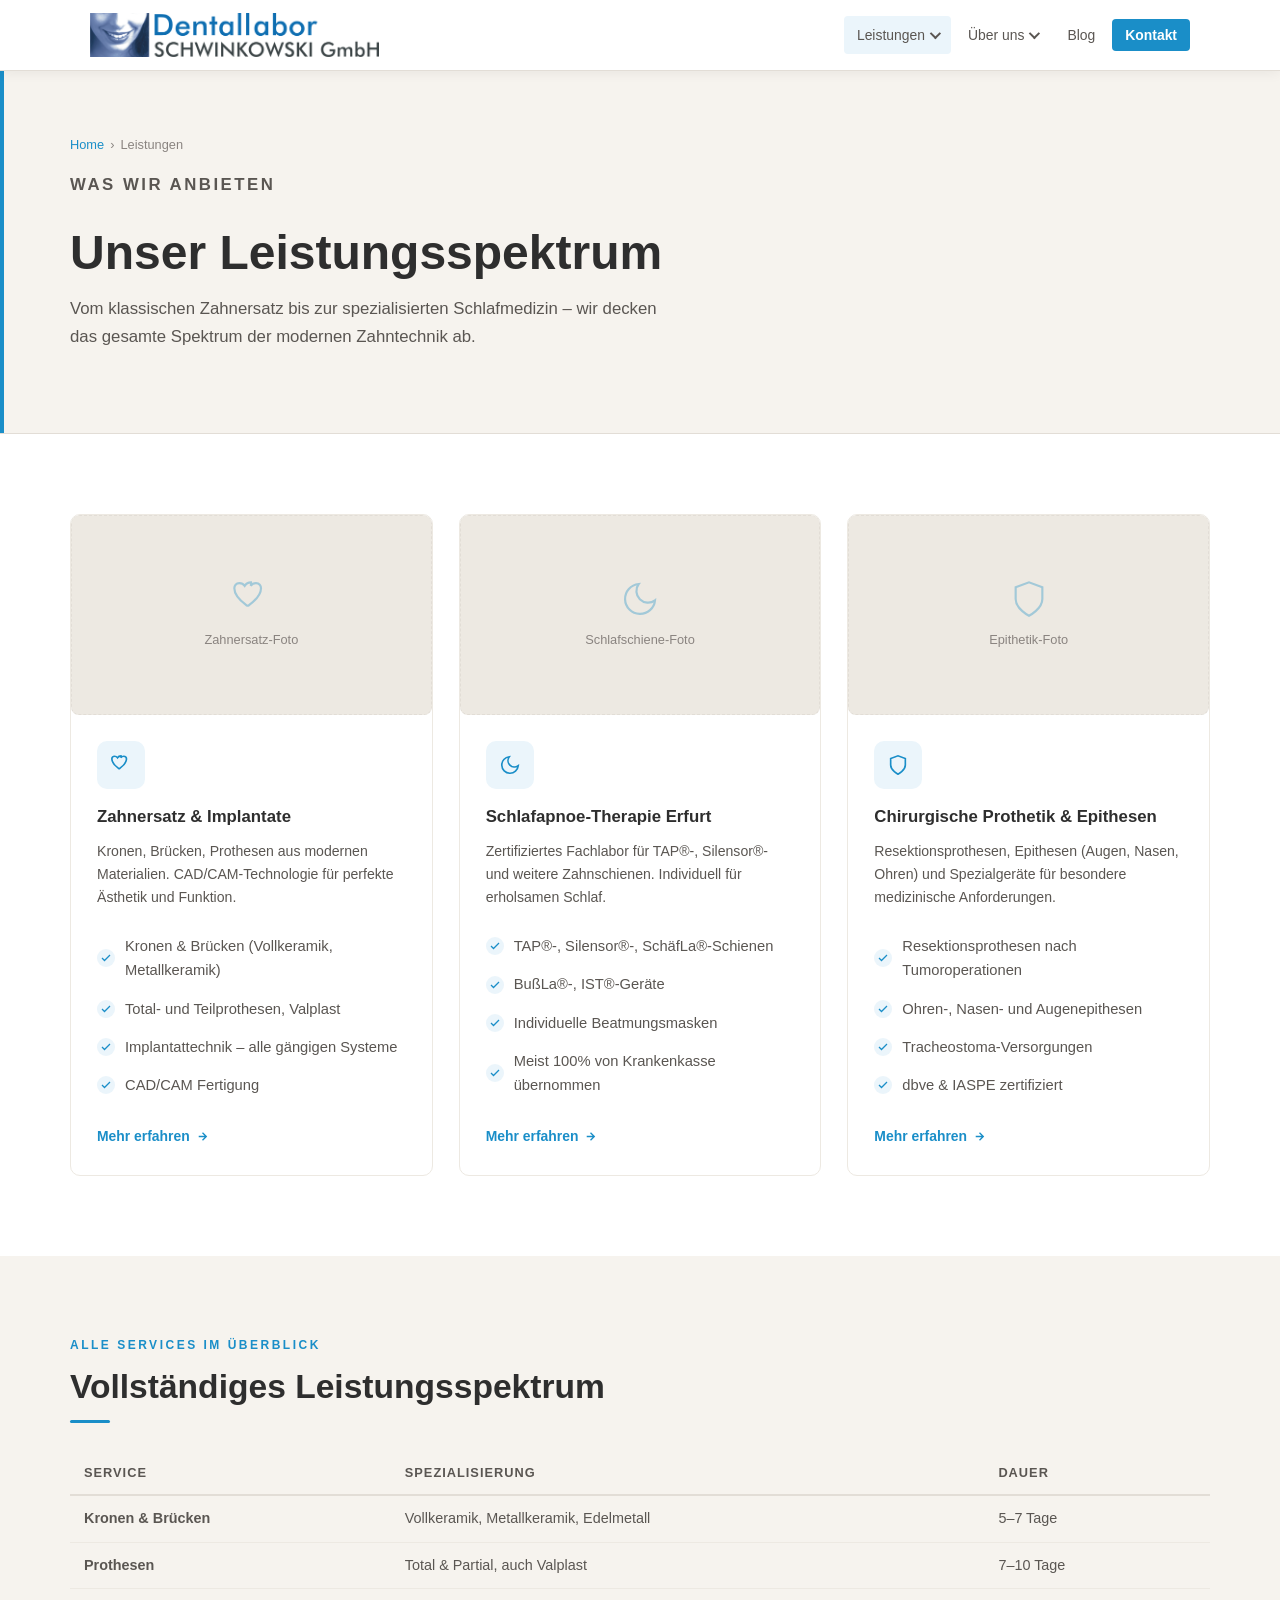
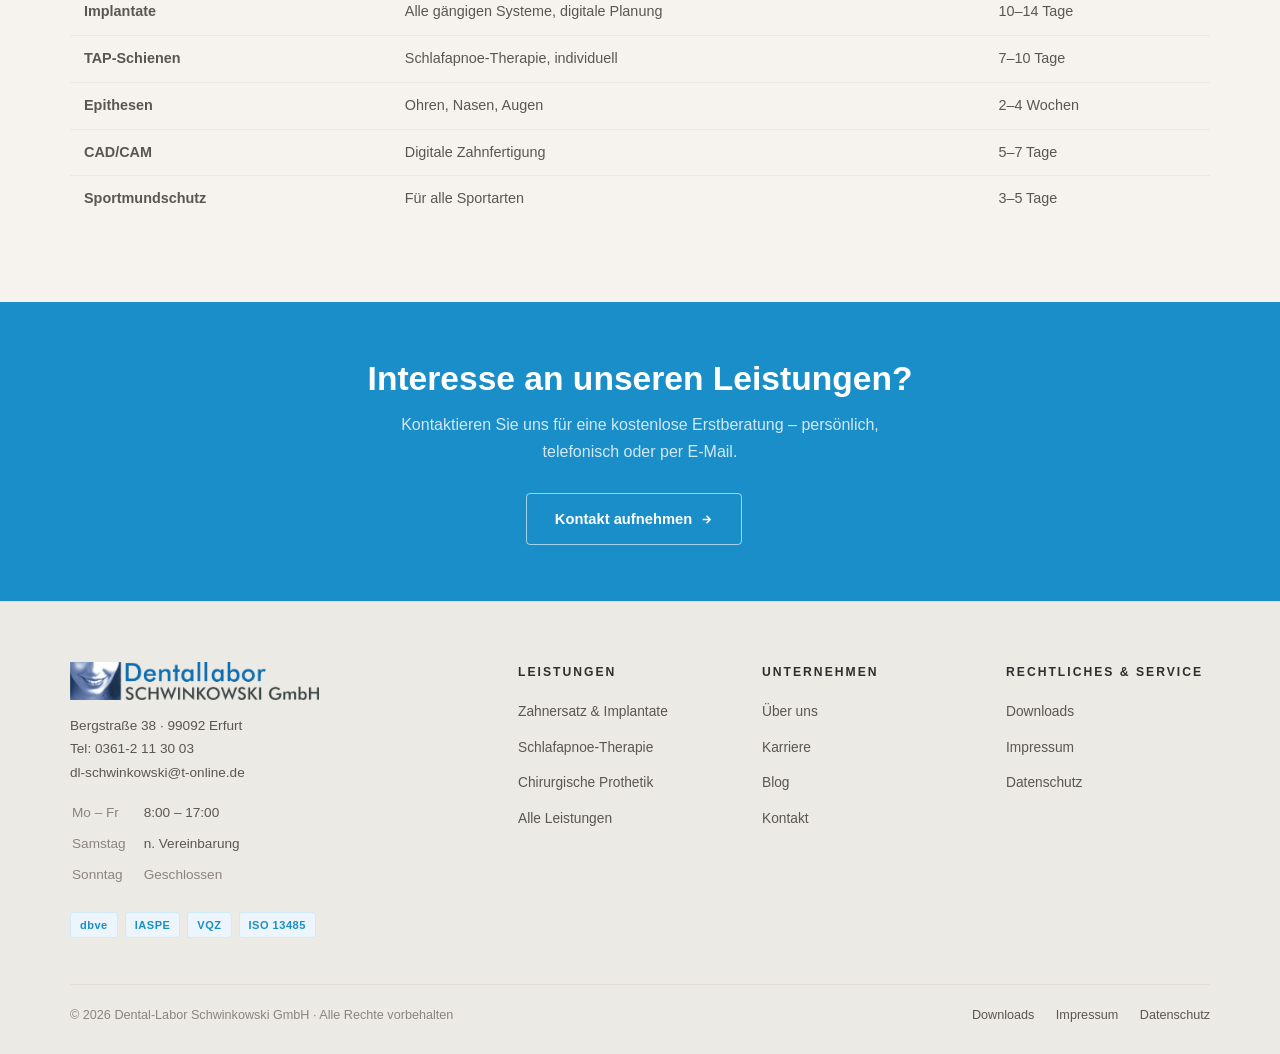
<file: leistungen.html>
<!DOCTYPE html>
<html lang="de">
<head>
  <meta charset="UTF-8" />
  <meta name="viewport" content="width=device-width, initial-scale=1.0" />
  <title>Leistungen | Zahnersatz, Schlafmedizin, Chirurgische Prothetik | Schwinkowski</title>
  <meta name="description" content="Vollständiges Leistungsspektrum: Zahnersatz, Schlafapnoe-Therapie, Epithetik. Zertifiziert, modern, individuell in Erfurt." />
  <link rel="stylesheet" href="assets/style.css" />
</head>
<body>
<header>
  <nav>
    <a href="index.html" class="nav-logo">
      <img src="images/DLS-logo-simple.png" alt="Dental-Labor Schwinkowski GmbH" />
    </a>
    <ul class="nav-links">
      <li class="nav-dropdown">
        <a href="leistungen.html">Leistungen</a>
        <ul class="dropdown-menu">
          <li><a href="zahnersatz.html">Zahnersatz &amp; Implantate</a></li>
          <li><a href="schlafmedizin.html">Schlafapnoe-Therapie</a></li>
          <li><a href="chirurgische-prothetik.html">Chirurgische Prothetik</a></li>
        </ul>
      </li>
      <li class="nav-dropdown">
        <a href="ueber-uns.html">Über uns</a>
        <ul class="dropdown-menu">
          <li><a href="ueber-uns.html">Labor &amp; Team</a></li>
          <li><a href="karriere.html">Karriere</a></li>
        </ul>
      </li>
      <li><a href="blog.html">Blog</a></li>
      <li><a href="kontakt.html" class="nav-cta">Kontakt</a></li>
    </ul>
    <button class="nav-toggle" id="nav-toggle" aria-label="Menü öffnen">
      <span></span><span></span><span></span>
    </button>
  </nav>
</header>

<section class="page-hero">
  <div class="container">
    <div class="breadcrumb"><a href="index.html">Home</a> <span>›</span> Leistungen</div>
    <p class="eyebrow">Was wir anbieten</p>
    <h1>Unser Leistungsspektrum</h1>
    <p>Vom klassischen Zahnersatz bis zur spezialisierten Schlafmedizin – wir decken das gesamte Spektrum der modernen Zahntechnik ab.</p>
  </div>
</section>

<section class="section section--white">
  <div class="container three-col">

    <article class="card">
      <div class="card-img img-placeholder">
        <svg width="40" height="40" viewBox="0 0 24 24" fill="none" stroke="currentColor" stroke-width="1.3"><path d="M12 2c-1.5 0-3 .8-3.8 2.1C7.4 3 6.2 2.5 5 2.5 3 2.5 2 4 2 5.5c0 4 3 7 7 10l.5.4a1 1 0 001 0l.5-.4c4-3 7-6 7-10 0-1.5-1-3-3-3-1.2 0-2.4.5-3.2 1.6A4 4 0 0012 2z"/></svg>
        <span>Zahnersatz-Foto</span>
      </div>
      <div class="card-body">
        <div class="card-icon"><svg width="22" height="22" viewBox="0 0 24 24" fill="none" stroke="currentColor" stroke-width="1.8"><path d="M12 2c-1.5 0-3 .8-3.8 2.1C7.4 3 6.2 2.5 5 2.5 3 2.5 2 4 2 5.5c0 4 3 7 7 10l.5.4a1 1 0 001 0l.5-.4c4-3 7-6 7-10 0-1.5-1-3-3-3-1.2 0-2.4.5-3.2 1.6A4 4 0 0012 2z"/></svg></div>
        <h3>Zahnersatz &amp; Implantate</h3>
        <p>Kronen, Brücken, Prothesen aus modernen Materialien. CAD/CAM-Technologie für perfekte Ästhetik und Funktion.</p>
        <ul class="check-list" style="margin-bottom:18px;">
          <li>Kronen &amp; Brücken (Vollkeramik, Metallkeramik)</li>
          <li>Total- und Teilprothesen, Valplast</li>
          <li>Implantattechnik – alle gängigen Systeme</li>
          <li>CAD/CAM Fertigung</li>
        </ul>
        <a href="zahnersatz.html" class="card-link">Mehr erfahren <svg width="13" height="13" viewBox="0 0 24 24" fill="none" stroke="currentColor" stroke-width="2.5"><path d="M5 12h14M12 5l7 7-7 7"/></svg></a>
      </div>
    </article>

    <article class="card">
      <div class="card-img img-placeholder">
        <svg width="40" height="40" viewBox="0 0 24 24" fill="none" stroke="currentColor" stroke-width="1.3"><path d="M21 12.79A9 9 0 1111.21 3 7 7 0 0021 12.79z"/></svg>
        <span>Schlafschiene-Foto</span>
      </div>
      <div class="card-body">
        <div class="card-icon"><svg width="22" height="22" viewBox="0 0 24 24" fill="none" stroke="currentColor" stroke-width="1.8"><path d="M21 12.79A9 9 0 1111.21 3 7 7 0 0021 12.79z"/></svg></div>
        <h3>Schlafapnoe-Therapie Erfurt</h3>
        <p>Zertifiziertes Fachlabor für TAP®-, Silensor®- und weitere Zahnschienen. Individuell für erholsamen Schlaf.</p>
        <ul class="check-list" style="margin-bottom:18px;">
          <li>TAP®-, Silensor®-, SchäfLa®-Schienen</li>
          <li>BußLa®-, IST®-Geräte</li>
          <li>Individuelle Beatmungsmasken</li>
          <li>Meist 100% von Krankenkasse übernommen</li>
        </ul>
        <a href="schlafmedizin.html" class="card-link">Mehr erfahren <svg width="13" height="13" viewBox="0 0 24 24" fill="none" stroke="currentColor" stroke-width="2.5"><path d="M5 12h14M12 5l7 7-7 7"/></svg></a>
      </div>
    </article>

    <article class="card">
      <div class="card-img img-placeholder">
        <svg width="40" height="40" viewBox="0 0 24 24" fill="none" stroke="currentColor" stroke-width="1.3"><path d="M12 22s8-4 8-10V5l-8-3-8 3v7c0 6 8 10 8 10z"/></svg>
        <span>Epithetik-Foto</span>
      </div>
      <div class="card-body">
        <div class="card-icon"><svg width="22" height="22" viewBox="0 0 24 24" fill="none" stroke="currentColor" stroke-width="1.8"><path d="M12 22s8-4 8-10V5l-8-3-8 3v7c0 6 8 10 8 10z"/></svg></div>
        <h3>Chirurgische Prothetik &amp; Epithesen</h3>
        <p>Resektionsprothesen, Epithesen (Augen, Nasen, Ohren) und Spezialgeräte für besondere medizinische Anforderungen.</p>
        <ul class="check-list" style="margin-bottom:18px;">
          <li>Resektionsprothesen nach Tumoroperationen</li>
          <li>Ohren-, Nasen- und Augenepithesen</li>
          <li>Tracheostoma-Versorgungen</li>
          <li>dbve &amp; IASPE zertifiziert</li>
        </ul>
        <a href="chirurgische-prothetik.html" class="card-link">Mehr erfahren <svg width="13" height="13" viewBox="0 0 24 24" fill="none" stroke="currentColor" stroke-width="2.5"><path d="M5 12h14M12 5l7 7-7 7"/></svg></a>
      </div>
    </article>

  </div>
</section>

<section class="section section--warm">
  <div class="container">
    <p class="eyebrow">Alle Services im Überblick</p>
    <h2>Vollständiges Leistungsspektrum</h2>
    <div class="rule"></div>
    <div style="overflow-x:auto; margin-top:8px;">
      <table class="data-table">
        <thead><tr><th>Service</th><th>Spezialisierung</th><th>Dauer</th></tr></thead>
        <tbody>
          <tr><td><strong>Kronen &amp; Brücken</strong></td><td>Vollkeramik, Metallkeramik, Edelmetall</td><td>5–7 Tage</td></tr>
          <tr><td><strong>Prothesen</strong></td><td>Total &amp; Partial, auch Valplast</td><td>7–10 Tage</td></tr>
          <tr><td><strong>Implantate</strong></td><td>Alle gängigen Systeme, digitale Planung</td><td>10–14 Tage</td></tr>
          <tr><td><strong>TAP-Schienen</strong></td><td>Schlafapnoe-Therapie, individuell</td><td>7–10 Tage</td></tr>
          <tr><td><strong>Epithesen</strong></td><td>Ohren, Nasen, Augen</td><td>2–4 Wochen</td></tr>
          <tr><td><strong>CAD/CAM</strong></td><td>Digitale Zahnfertigung</td><td>5–7 Tage</td></tr>
          <tr><td><strong>Sportmundschutz</strong></td><td>Für alle Sportarten</td><td>3–5 Tage</td></tr>
        </tbody>
      </table>
    </div>
  </div>
</section>

<section class="cta-strip">
  <div class="container">
    <h2>Interesse an unseren Leistungen?</h2>
    <p>Kontaktieren Sie uns für eine kostenlose Erstberatung – persönlich, telefonisch oder per E-Mail.</p>
    <a href="kontakt.html" class="btn btn-ghost" style="margin-right:12px;">Kontakt aufnehmen <svg width="13" height="13" viewBox="0 0 24 24" fill="none" stroke="currentColor" stroke-width="2.5"><path d="M5 12h14M12 5l7 7-7 7"/></svg></a>
  </div>
</section>

<footer>
  <div class="footer-grid container">
    <div class="footer-brand">
      <img src="images/DLS-logo-simple.png" alt="Dental-Labor Schwinkowski" class="footer-logo" />
      <p>Bergstraße 38 · 99092 Erfurt<br>Tel: 0361-2 11 30 03<br>dl-schwinkowski@t-online.de</p>
      <table class="footer-hours" style="margin-bottom:16px;">
        <tr><td>Mo – Fr</td><td>8:00 – 17:00</td></tr>
        <tr><td>Samstag</td><td>n. Vereinbarung</td></tr>
        <tr><td>Sonntag</td><td style="color:var(--text-light);">Geschlossen</td></tr>
      </table>
      <div class="footer-badges">
        <span class="footer-badge">dbve</span>
        <span class="footer-badge">IASPE</span>
        <span class="footer-badge">VQZ</span>
        <span class="footer-badge">ISO 13485</span>
      </div>
    </div>
    <div class="footer-col">
      <h4>Leistungen</h4>
      <ul>
        <li><a href="zahnersatz.html">Zahnersatz &amp; Implantate</a></li>
        <li><a href="schlafmedizin.html">Schlafapnoe-Therapie</a></li>
        <li><a href="chirurgische-prothetik.html">Chirurgische Prothetik</a></li>
        <li><a href="leistungen.html">Alle Leistungen</a></li>
      </ul>
    </div>
    <div class="footer-col">
      <h4>Unternehmen</h4>
      <ul>
        <li><a href="ueber-uns.html">Über uns</a></li>
        <li><a href="karriere.html">Karriere</a></li>
        <li><a href="blog.html">Blog</a></li>
        <li><a href="kontakt.html">Kontakt</a></li>
      </ul>
    </div>
    <div class="footer-col">
      <h4>Rechtliches &amp; Service</h4>
      <ul>
        <li><a href="downloads.html">Downloads</a></li>
        <li><a href="impressum.html">Impressum</a></li>
        <li><a href="datenschutz.html">Datenschutz</a></li>
      </ul>
    </div>
  </div>
  <div class="footer-bottom">
    <span>© 2026 Dental-Labor Schwinkowski GmbH · Alle Rechte vorbehalten</span>
    <div>
      <a href="downloads.html">Downloads</a>
      <a href="impressum.html">Impressum</a>
      <a href="datenschutz.html">Datenschutz</a>
    </div>
  </div>
</footer>
<script>
  // Aktiver Menüpunkt (Desktop; auf Mobile via CSS deaktiviert)
  (function() {
    var page = location.pathname.split('/').pop() || 'index.html';
    document.querySelectorAll('.nav-links a:not(.nav-cta)').forEach(function(a) {
      if (a.getAttribute('href') === page) a.classList.add('active');
    });
  })();

  const toggle = document.getElementById('nav-toggle');
  const links  = document.querySelector('.nav-links');
  if (toggle && links) {
    toggle.addEventListener('click', () => {
      toggle.classList.toggle('open');
      links.classList.toggle('open');
    });
    // Close on link click
    links.querySelectorAll('a').forEach(a => {
      a.addEventListener('click', () => {
        toggle.classList.remove('open');
        links.classList.remove('open');
      });
    });
  }
</script>
</body>
</html>
</file>
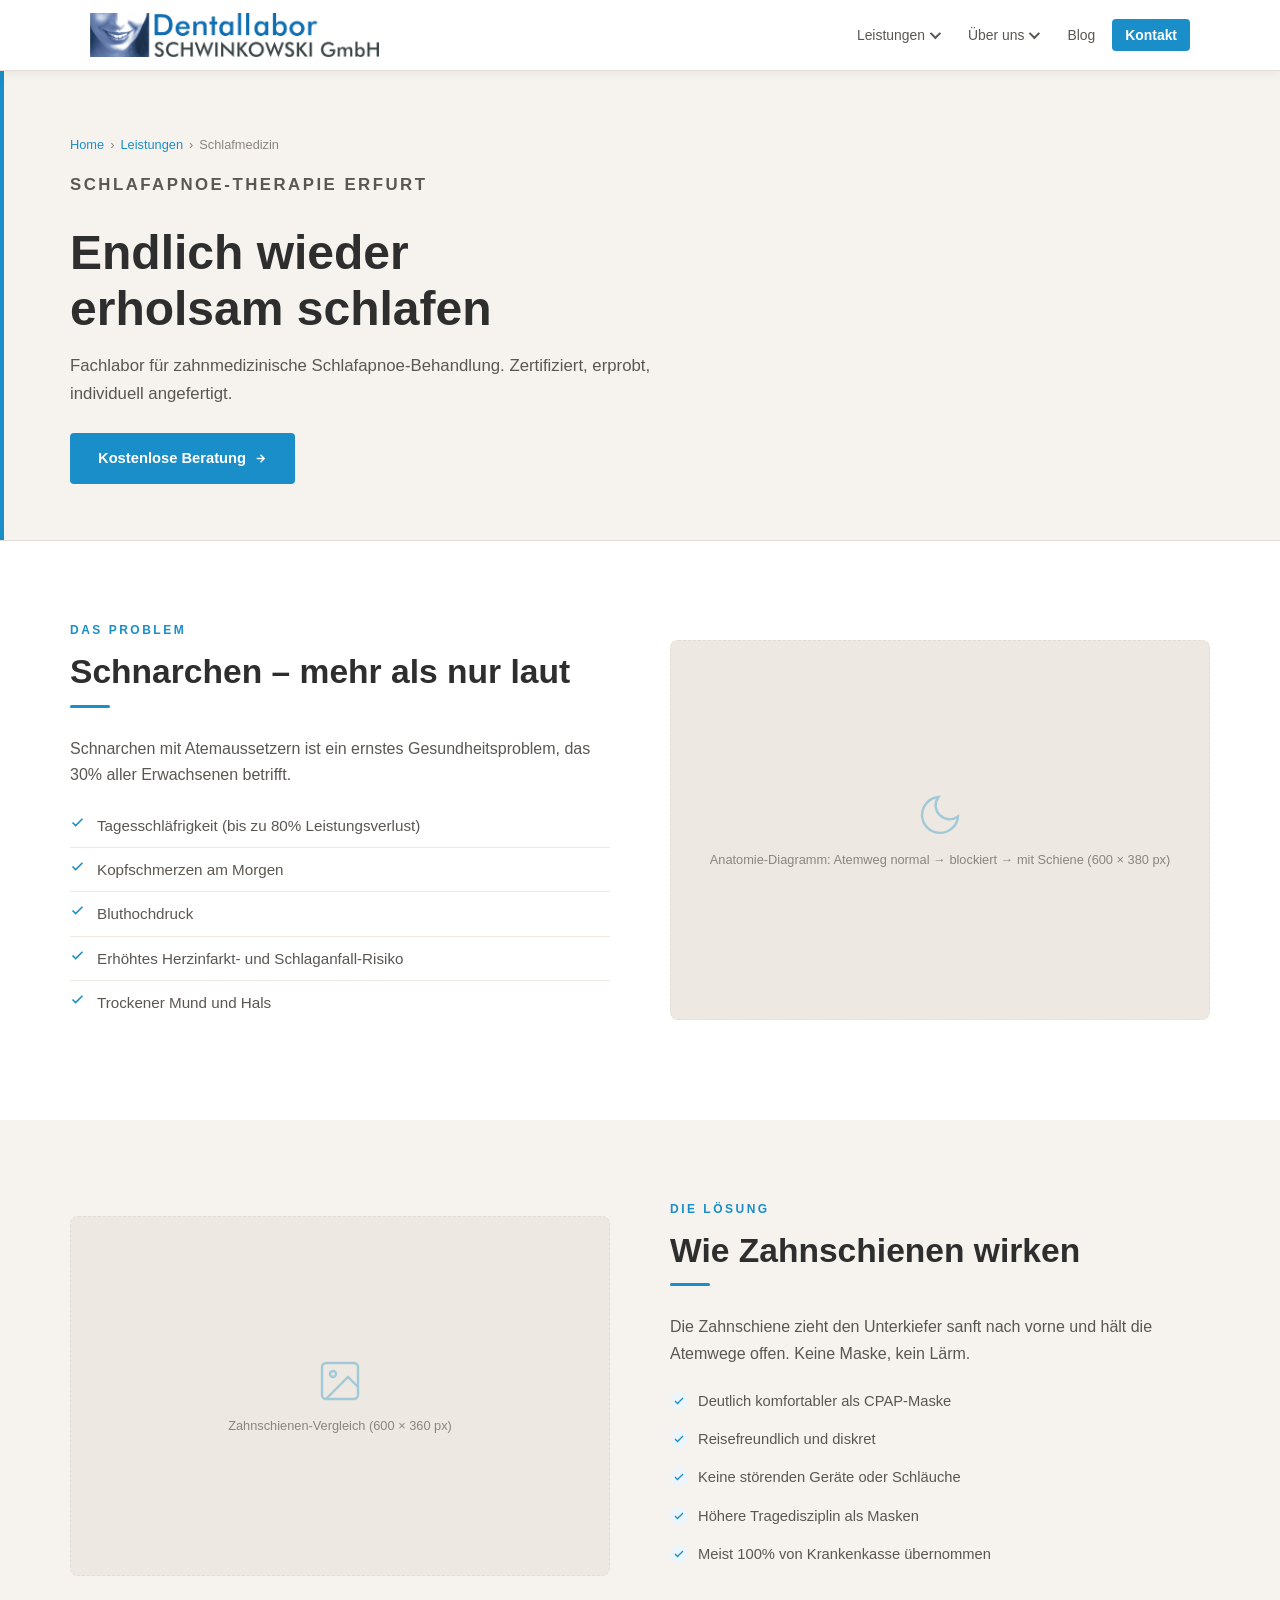
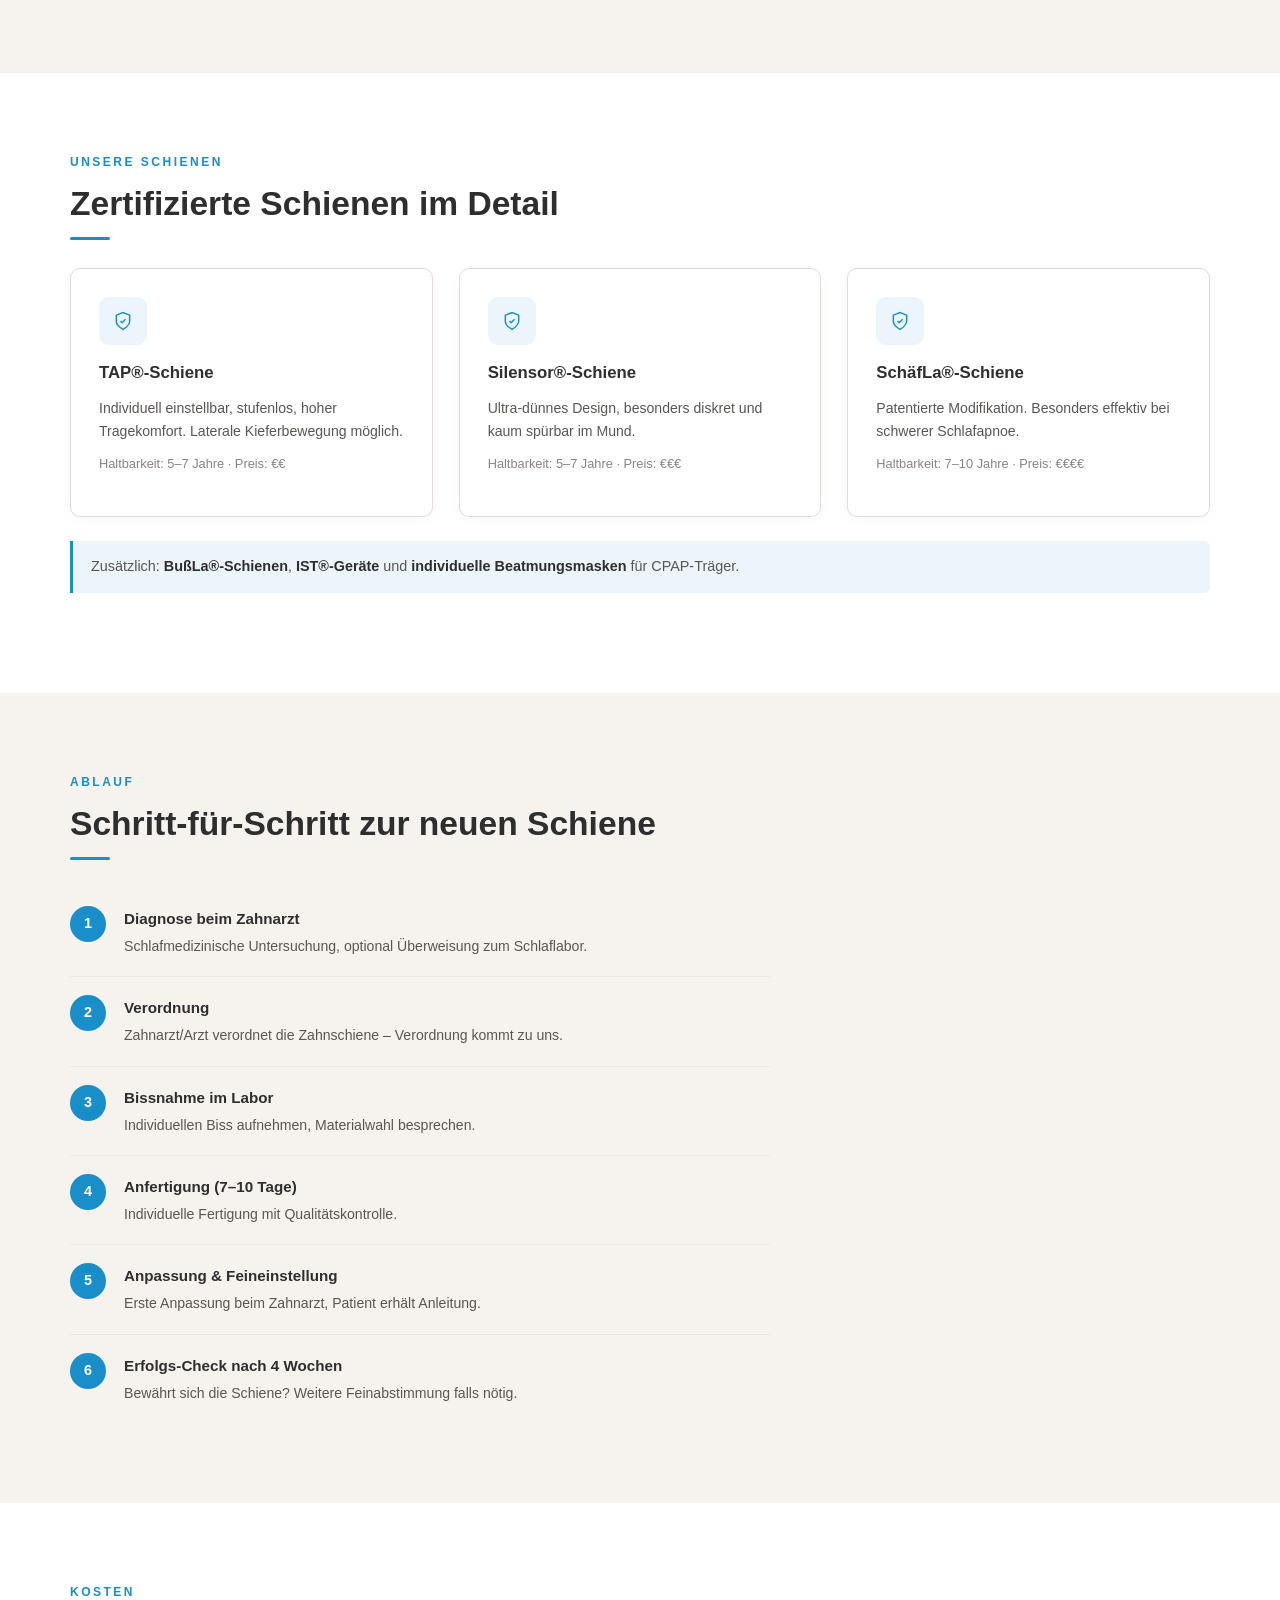
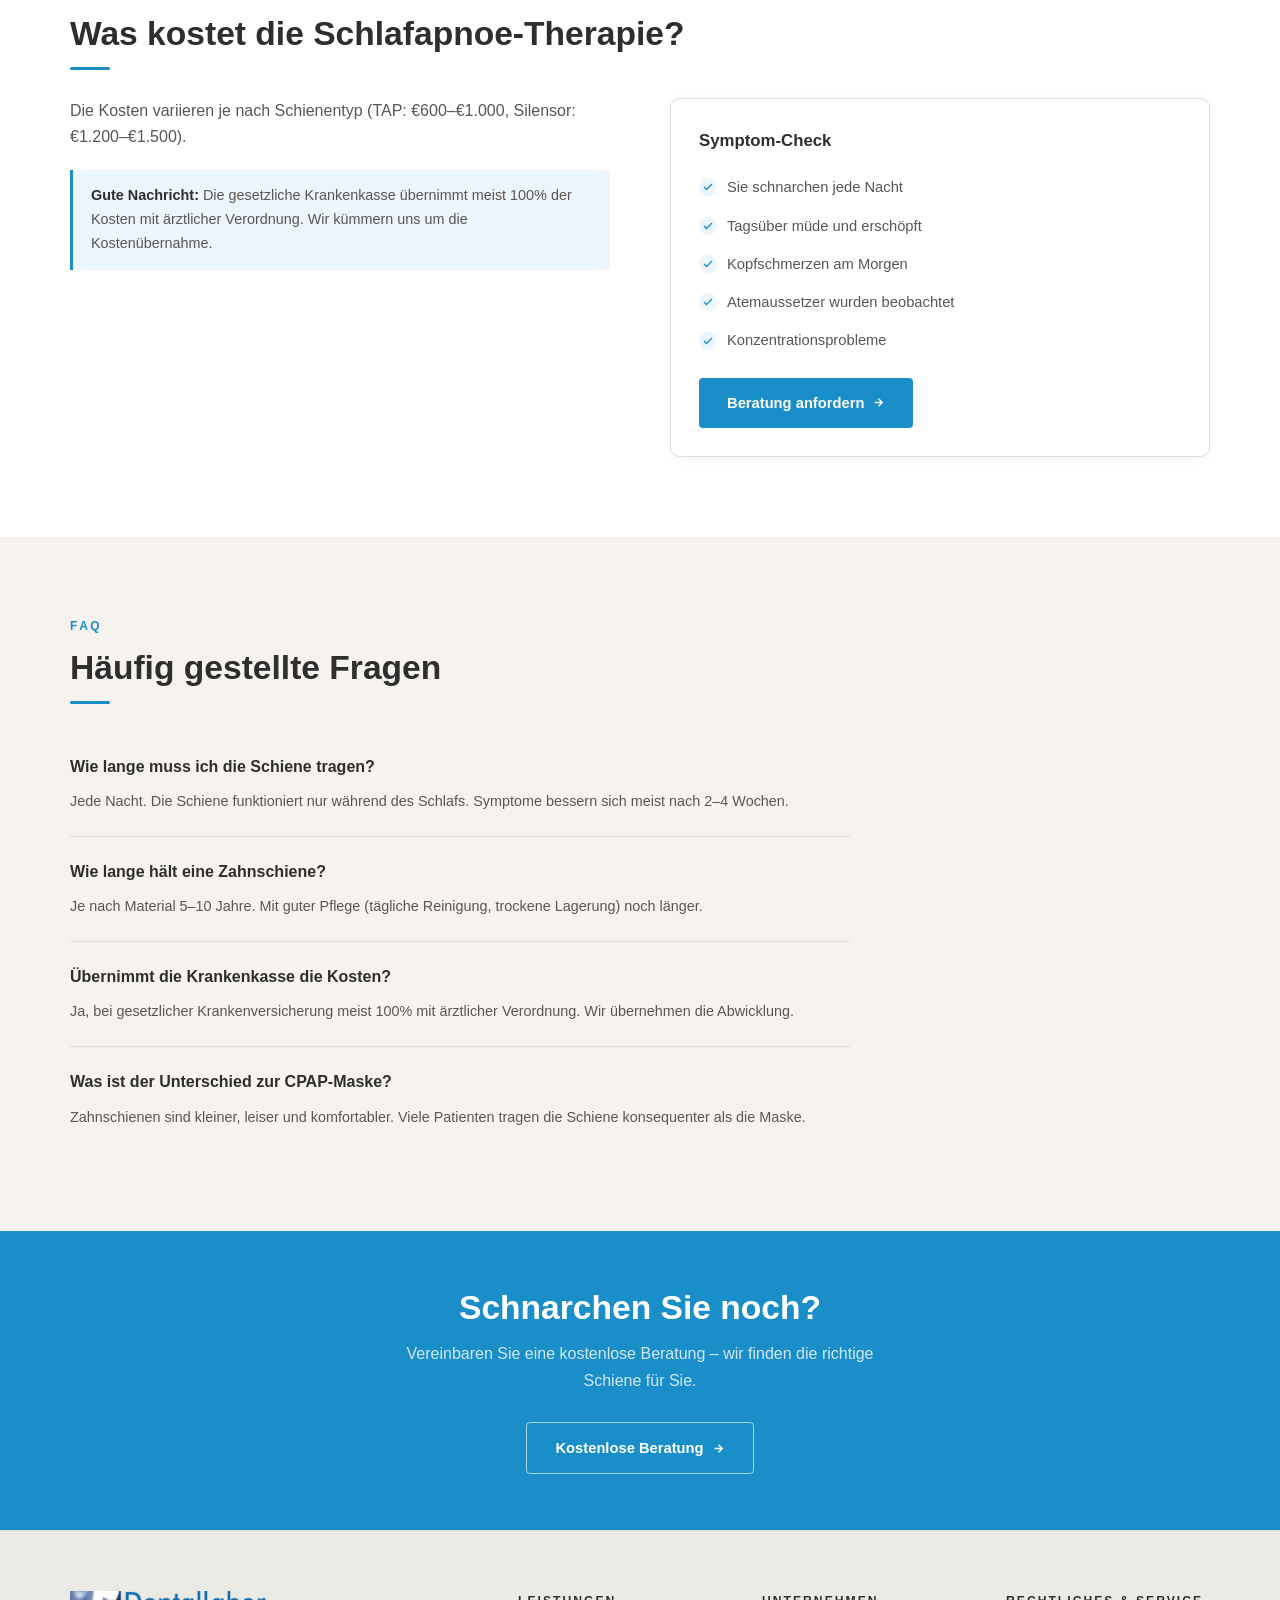
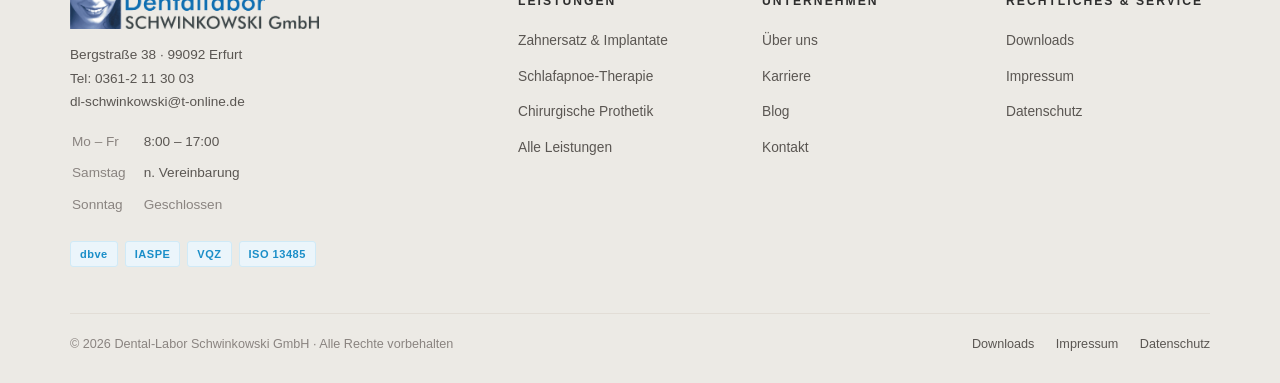
<file: schlafmedizin.html>
<!DOCTYPE html>
<html lang="de">
<head>
  <meta charset="UTF-8" />
  <meta name="viewport" content="width=device-width, initial-scale=1.0" />
  <title>Schlafapnoe-Therapie Erfurt | Zahnschienen TAP, Silensor | Fachlabor Schwinkowski</title>
  <meta name="description" content="Professionelle Schlafapnoe-Behandlung mit Zahnschienen. Zertifiziertes Fachlabor in Erfurt. Kostenlose Beratung." />
  <link rel="stylesheet" href="assets/style.css" />
</head>
<body>
<header>
  <nav>
    <a href="index.html" class="nav-logo">
      <img src="images/DLS-logo-simple.png" alt="Dental-Labor Schwinkowski GmbH" />
    </a>
    <ul class="nav-links">
      <li class="nav-dropdown">
        <a href="leistungen.html">Leistungen</a>
        <ul class="dropdown-menu">
          <li><a href="zahnersatz.html">Zahnersatz &amp; Implantate</a></li>
          <li><a href="schlafmedizin.html">Schlafapnoe-Therapie</a></li>
          <li><a href="chirurgische-prothetik.html">Chirurgische Prothetik</a></li>
        </ul>
      </li>
      <li class="nav-dropdown">
        <a href="ueber-uns.html">Über uns</a>
        <ul class="dropdown-menu">
          <li><a href="ueber-uns.html">Labor &amp; Team</a></li>
          <li><a href="karriere.html">Karriere</a></li>
        </ul>
      </li>
      <li><a href="blog.html">Blog</a></li>
      <li><a href="kontakt.html" class="nav-cta">Kontakt</a></li>
    </ul>
    <button class="nav-toggle" id="nav-toggle" aria-label="Menü öffnen">
      <span></span><span></span><span></span>
    </button>
  </nav>
</header>

<section class="page-hero">
  <div class="container">
    <div class="breadcrumb"><a href="index.html">Home</a> <span>›</span> <a href="leistungen.html">Leistungen</a> <span>›</span> Schlafmedizin</div>
    <p class="eyebrow">Schlafapnoe-Therapie Erfurt</p>
    <h1>Endlich wieder<br>erholsam schlafen</h1>
    <p>Fachlabor für zahnmedizinische Schlafapnoe-Behandlung. Zertifiziert, erprobt, individuell angefertigt.</p>
    <a href="kontakt.html?typ=schlafmedizin" class="btn btn-primary">Kostenlose Beratung <svg width="13" height="13" viewBox="0 0 24 24" fill="none" stroke="currentColor" stroke-width="2.5"><path d="M5 12h14M12 5l7 7-7 7"/></svg></a>
  </div>
</section>

<section class="section section--white">
  <div class="container two-col">
    <div>
      <p class="eyebrow">Das Problem</p>
      <h2>Schnarchen – mehr als nur laut</h2>
      <div class="rule"></div>
      <p style="color:var(--text-mid);">Schnarchen mit Atemaussetzern ist ein ernstes Gesundheitsproblem, das 30% aller Erwachsenen betrifft.</p>
      <ul class="icon-list">
        <li><svg width="15" height="15" viewBox="0 0 24 24" fill="none" stroke="currentColor" stroke-width="2.5"><polyline points="20 6 9 17 4 12"/></svg> <span>Tagesschläfrigkeit (bis zu 80% Leistungsverlust)</span></li>
        <li><svg width="15" height="15" viewBox="0 0 24 24" fill="none" stroke="currentColor" stroke-width="2.5"><polyline points="20 6 9 17 4 12"/></svg> <span>Kopfschmerzen am Morgen</span></li>
        <li><svg width="15" height="15" viewBox="0 0 24 24" fill="none" stroke="currentColor" stroke-width="2.5"><polyline points="20 6 9 17 4 12"/></svg> <span>Bluthochdruck</span></li>
        <li><svg width="15" height="15" viewBox="0 0 24 24" fill="none" stroke="currentColor" stroke-width="2.5"><polyline points="20 6 9 17 4 12"/></svg> <span>Erhöhtes Herzinfarkt- und Schlaganfall-Risiko</span></li>
        <li><svg width="15" height="15" viewBox="0 0 24 24" fill="none" stroke="currentColor" stroke-width="2.5"><polyline points="20 6 9 17 4 12"/></svg> <span>Trockener Mund und Hals</span></li>
      </ul>
    </div>
    <div class="img-placeholder" style="min-height:380px;">
      <svg width="48" height="48" viewBox="0 0 24 24" fill="none" stroke="currentColor" stroke-width="1.2"><path d="M21 12.79A9 9 0 1111.21 3 7 7 0 0021 12.79z"/></svg>
      <span>Anatomie-Diagramm: Atemweg normal → blockiert → mit Schiene (600 × 380 px)</span>
    </div>
  </div>
</section>

<section class="section section--warm">
  <div class="container two-col">
    <div class="img-placeholder" style="min-height:360px;">
      <svg width="48" height="48" viewBox="0 0 24 24" fill="none" stroke="currentColor" stroke-width="1.2"><rect x="3" y="3" width="18" height="18" rx="2"/><circle cx="8.5" cy="8.5" r="1.5"/><path d="M21 15l-5-5L5 21"/></svg>
      <span>Zahnschienen-Vergleich (600 × 360 px)</span>
    </div>
    <div>
      <p class="eyebrow">Die Lösung</p>
      <h2>Wie Zahnschienen wirken</h2>
      <div class="rule"></div>
      <p style="color:var(--text-mid);">Die Zahnschiene zieht den Unterkiefer sanft nach vorne und hält die Atemwege offen. Keine Maske, kein Lärm.</p>
      <ul class="check-list" style="margin-bottom:20px;">
        <li>Deutlich komfortabler als CPAP-Maske</li>
        <li>Reisefreundlich und diskret</li>
        <li>Keine störenden Geräte oder Schläuche</li>
        <li>Höhere Tragedisziplin als Masken</li>
        <li>Meist 100% von Krankenkasse übernommen</li>
      </ul>
    </div>
  </div>
</section>

<section class="section section--white">
  <div class="container">
    <p class="eyebrow">Unsere Schienen</p>
    <h2>Zertifizierte Schienen im Detail</h2>
    <div class="rule"></div>
    <div class="three-col" style="margin-top:8px;">
      <div class="highlight-box">
        <div class="card-icon" style="margin-bottom:14px;"><svg width="20" height="20" viewBox="0 0 24 24" fill="none" stroke="currentColor" stroke-width="1.8"><path d="M12 22s8-4 8-10V5l-8-3-8 3v7c0 6 8 10 8 10z"/><polyline points="9 12 11 14 15 10"/></svg></div>
        <h3>TAP®-Schiene</h3>
        <p style="color:var(--text-mid); font-size:0.88rem; margin:10px 0;">Individuell einstellbar, stufenlos, hoher Tragekomfort. Laterale Kieferbewegung möglich.</p>
        <p style="font-size:0.8rem; color:var(--text-light);">Haltbarkeit: 5–7 Jahre · Preis: €€</p>
      </div>
      <div class="highlight-box">
        <div class="card-icon" style="margin-bottom:14px;"><svg width="20" height="20" viewBox="0 0 24 24" fill="none" stroke="currentColor" stroke-width="1.8"><path d="M12 22s8-4 8-10V5l-8-3-8 3v7c0 6 8 10 8 10z"/><polyline points="9 12 11 14 15 10"/></svg></div>
        <h3>Silensor®-Schiene</h3>
        <p style="color:var(--text-mid); font-size:0.88rem; margin:10px 0;">Ultra-dünnes Design, besonders diskret und kaum spürbar im Mund.</p>
        <p style="font-size:0.8rem; color:var(--text-light);">Haltbarkeit: 5–7 Jahre · Preis: €€€</p>
      </div>
      <div class="highlight-box">
        <div class="card-icon" style="margin-bottom:14px;"><svg width="20" height="20" viewBox="0 0 24 24" fill="none" stroke="currentColor" stroke-width="1.8"><path d="M12 22s8-4 8-10V5l-8-3-8 3v7c0 6 8 10 8 10z"/><polyline points="9 12 11 14 15 10"/></svg></div>
        <h3>SchäfLa®-Schiene</h3>
        <p style="color:var(--text-mid); font-size:0.88rem; margin:10px 0;">Patentierte Modifikation. Besonders effektiv bei schwerer Schlafapnoe.</p>
        <p style="font-size:0.8rem; color:var(--text-light);">Haltbarkeit: 7–10 Jahre · Preis: €€€€</p>
      </div>
    </div>
    <div class="note-box" style="margin-top:24px;">Zusätzlich: <strong>BußLa®-Schienen</strong>, <strong>IST®-Geräte</strong> und <strong>individuelle Beatmungsmasken</strong> für CPAP-Träger.</div>
  </div>
</section>

<section class="section section--warm">
  <div class="container">
    <p class="eyebrow">Ablauf</p>
    <h2>Schritt-für-Schritt zur neuen Schiene</h2>
    <div class="rule"></div>
    <div style="max-width:700px;">
      <ol class="step-list">
        <li><div class="step-num">1</div><div><h4>Diagnose beim Zahnarzt</h4><p>Schlafmedizinische Untersuchung, optional Überweisung zum Schlaflabor.</p></div></li>
        <li><div class="step-num">2</div><div><h4>Verordnung</h4><p>Zahnarzt/Arzt verordnet die Zahnschiene – Verordnung kommt zu uns.</p></div></li>
        <li><div class="step-num">3</div><div><h4>Bissnahme im Labor</h4><p>Individuellen Biss aufnehmen, Materialwahl besprechen.</p></div></li>
        <li><div class="step-num">4</div><div><h4>Anfertigung (7–10 Tage)</h4><p>Individuelle Fertigung mit Qualitätskontrolle.</p></div></li>
        <li><div class="step-num">5</div><div><h4>Anpassung &amp; Feineinstellung</h4><p>Erste Anpassung beim Zahnarzt, Patient erhält Anleitung.</p></div></li>
        <li><div class="step-num">6</div><div><h4>Erfolgs-Check nach 4 Wochen</h4><p>Bewährt sich die Schiene? Weitere Feinabstimmung falls nötig.</p></div></li>
      </ol>
    </div>
  </div>
</section>

<section class="section section--white">
  <div class="container">
    <p class="eyebrow">Kosten</p>
    <h2>Was kostet die Schlafapnoe-Therapie?</h2>
    <div class="rule"></div>
    <div class="two-col" style="align-items:start;">
      <div>
        <p style="color:var(--text-mid);">Die Kosten variieren je nach Schienentyp (TAP: €600–€1.000, Silensor: €1.200–€1.500).</p>
        <div class="note-box"><strong>Gute Nachricht:</strong> Die gesetzliche Krankenkasse übernimmt meist 100% der Kosten mit ärztlicher Verordnung. Wir kümmern uns um die Kostenübernahme.</div>
      </div>
      <div class="highlight-box">
        <h3 style="margin-bottom:14px;">Symptom-Check</h3>
        <ul class="check-list">
          <li>Sie schnarchen jede Nacht</li>
          <li>Tagsüber müde und erschöpft</li>
          <li>Kopfschmerzen am Morgen</li>
          <li>Atemaussetzer wurden beobachtet</li>
          <li>Konzentrationsprobleme</li>
        </ul>
        <div style="margin-top:18px;">
          <a href="kontakt.html?typ=schlafmedizin" class="btn btn-primary">Beratung anfordern <svg width="13" height="13" viewBox="0 0 24 24" fill="none" stroke="currentColor" stroke-width="2.5"><path d="M5 12h14M12 5l7 7-7 7"/></svg></a>
        </div>
      </div>
    </div>
  </div>
</section>

<section class="section section--warm">
  <div class="container">
    <p class="eyebrow">FAQ</p>
    <h2>Häufig gestellte Fragen</h2>
    <div class="rule"></div>
    <div style="max-width:780px;">
      <div class="faq-item"><h3>Wie lange muss ich die Schiene tragen?</h3><p>Jede Nacht. Die Schiene funktioniert nur während des Schlafs. Symptome bessern sich meist nach 2–4 Wochen.</p></div>
      <div class="faq-item"><h3>Wie lange hält eine Zahnschiene?</h3><p>Je nach Material 5–10 Jahre. Mit guter Pflege (tägliche Reinigung, trockene Lagerung) noch länger.</p></div>
      <div class="faq-item"><h3>Übernimmt die Krankenkasse die Kosten?</h3><p>Ja, bei gesetzlicher Krankenversicherung meist 100% mit ärztlicher Verordnung. Wir übernehmen die Abwicklung.</p></div>
      <div class="faq-item"><h3>Was ist der Unterschied zur CPAP-Maske?</h3><p>Zahnschienen sind kleiner, leiser und komfortabler. Viele Patienten tragen die Schiene konsequenter als die Maske.</p></div>
    </div>
  </div>
</section>

<section class="cta-strip">
  <div class="container">
    <h2>Schnarchen Sie noch?</h2>
    <p>Vereinbaren Sie eine kostenlose Beratung – wir finden die richtige Schiene für Sie.</p>
    <a href="kontakt.html?typ=schlafmedizin" class="btn btn-ghost">Kostenlose Beratung <svg width="13" height="13" viewBox="0 0 24 24" fill="none" stroke="currentColor" stroke-width="2.5"><path d="M5 12h14M12 5l7 7-7 7"/></svg></a>
  </div>
</section>

<footer>
  <div class="footer-grid container">
    <div class="footer-brand">
      <img src="images/DLS-logo-simple.png" alt="Dental-Labor Schwinkowski" class="footer-logo" />
      <p>Bergstraße 38 · 99092 Erfurt<br>Tel: 0361-2 11 30 03<br>dl-schwinkowski@t-online.de</p>
      <table class="footer-hours" style="margin-bottom:16px;">
        <tr><td>Mo – Fr</td><td>8:00 – 17:00</td></tr>
        <tr><td>Samstag</td><td>n. Vereinbarung</td></tr>
        <tr><td>Sonntag</td><td style="color:var(--text-light);">Geschlossen</td></tr>
      </table>
      <div class="footer-badges">
        <span class="footer-badge">dbve</span>
        <span class="footer-badge">IASPE</span>
        <span class="footer-badge">VQZ</span>
        <span class="footer-badge">ISO 13485</span>
      </div>
    </div>
    <div class="footer-col">
      <h4>Leistungen</h4>
      <ul>
        <li><a href="zahnersatz.html">Zahnersatz &amp; Implantate</a></li>
        <li><a href="schlafmedizin.html">Schlafapnoe-Therapie</a></li>
        <li><a href="chirurgische-prothetik.html">Chirurgische Prothetik</a></li>
        <li><a href="leistungen.html">Alle Leistungen</a></li>
      </ul>
    </div>
    <div class="footer-col">
      <h4>Unternehmen</h4>
      <ul>
        <li><a href="ueber-uns.html">Über uns</a></li>
        <li><a href="karriere.html">Karriere</a></li>
        <li><a href="blog.html">Blog</a></li>
        <li><a href="kontakt.html">Kontakt</a></li>
      </ul>
    </div>
    <div class="footer-col">
      <h4>Rechtliches &amp; Service</h4>
      <ul>
        <li><a href="downloads.html">Downloads</a></li>
        <li><a href="impressum.html">Impressum</a></li>
        <li><a href="datenschutz.html">Datenschutz</a></li>
      </ul>
    </div>
  </div>
  <div class="footer-bottom">
    <span>© 2026 Dental-Labor Schwinkowski GmbH · Alle Rechte vorbehalten</span>
    <div>
      <a href="downloads.html">Downloads</a>
      <a href="impressum.html">Impressum</a>
      <a href="datenschutz.html">Datenschutz</a>
    </div>
  </div>
</footer>
<script>
  // Aktiver Menüpunkt (Desktop; auf Mobile via CSS deaktiviert)
  (function() {
    var page = location.pathname.split('/').pop() || 'index.html';
    document.querySelectorAll('.nav-links a:not(.nav-cta)').forEach(function(a) {
      if (a.getAttribute('href') === page) a.classList.add('active');
    });
  })();

  const toggle = document.getElementById('nav-toggle');
  const links  = document.querySelector('.nav-links');
  if (toggle && links) {
    toggle.addEventListener('click', () => {
      toggle.classList.toggle('open');
      links.classList.toggle('open');
    });
    // Close on link click
    links.querySelectorAll('a').forEach(a => {
      a.addEventListener('click', () => {
        toggle.classList.remove('open');
        links.classList.remove('open');
      });
    });
  }
</script>
</body>
</html>
</file>
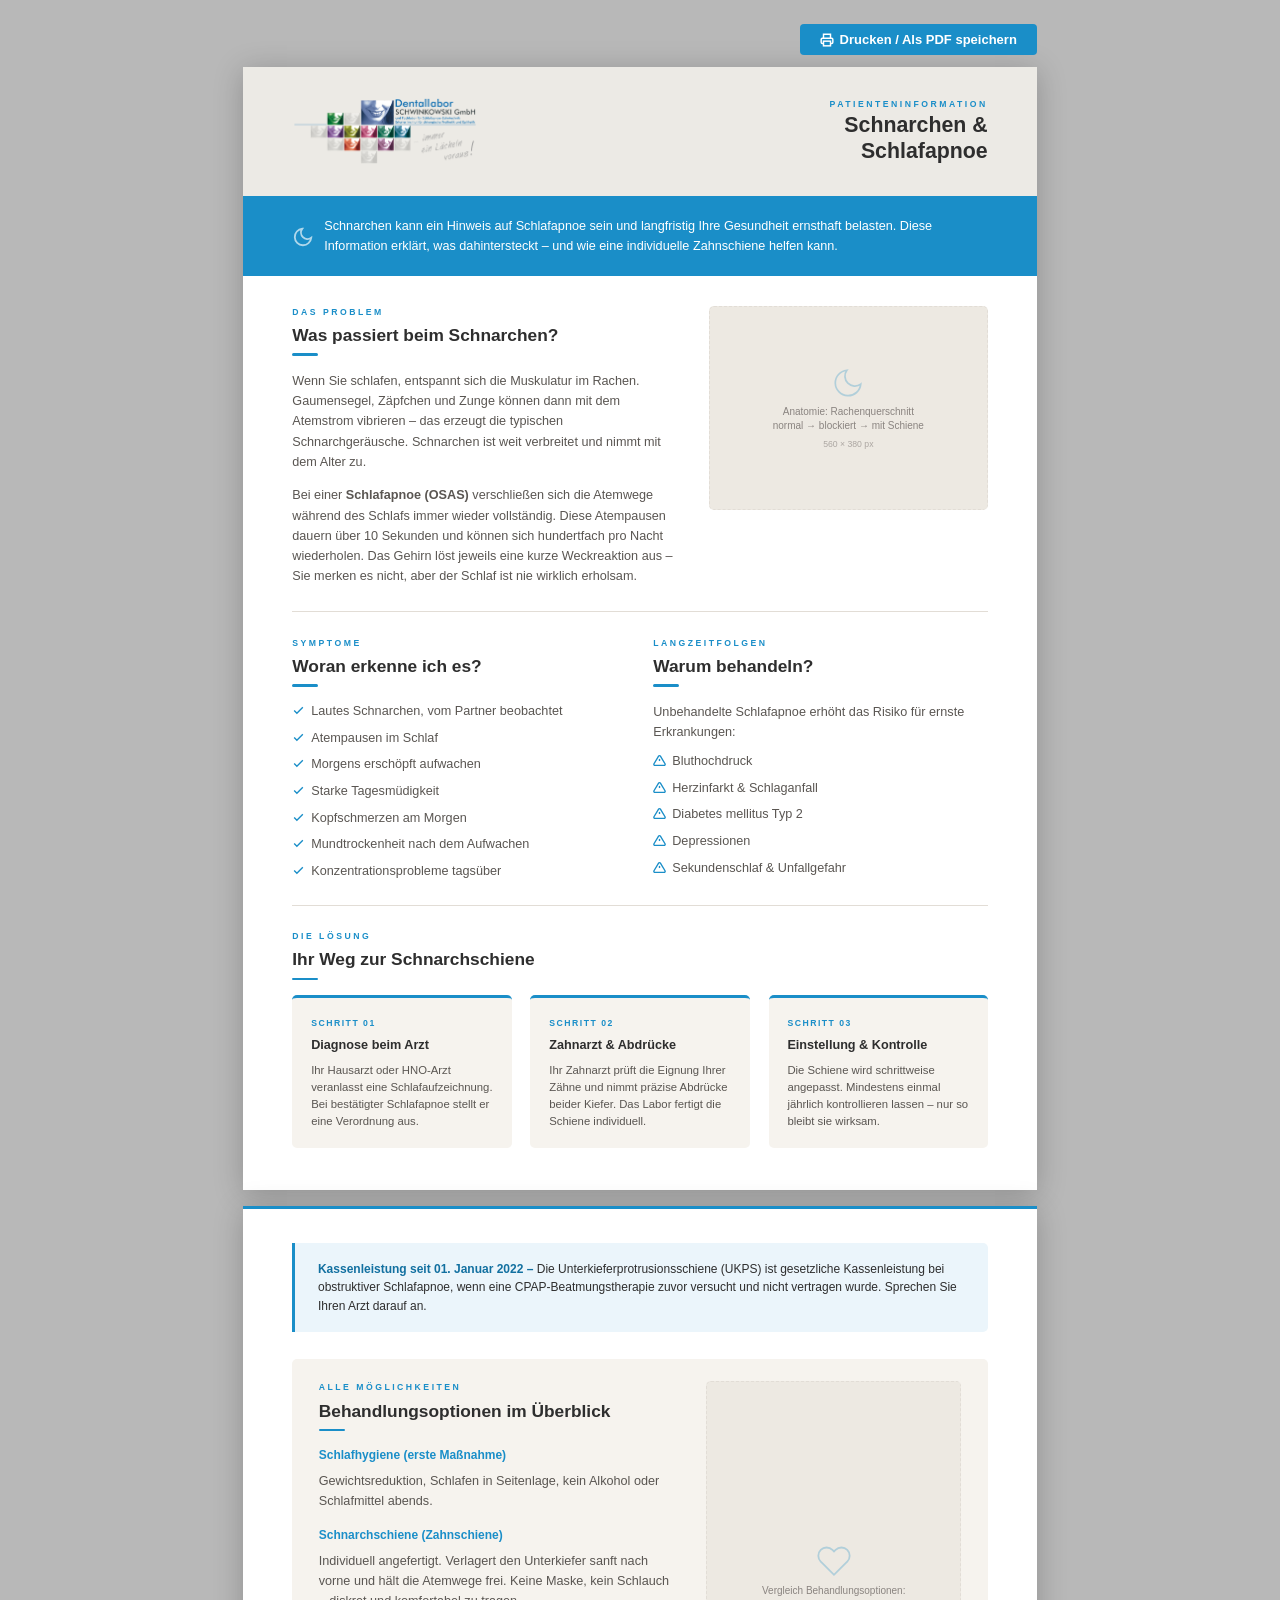
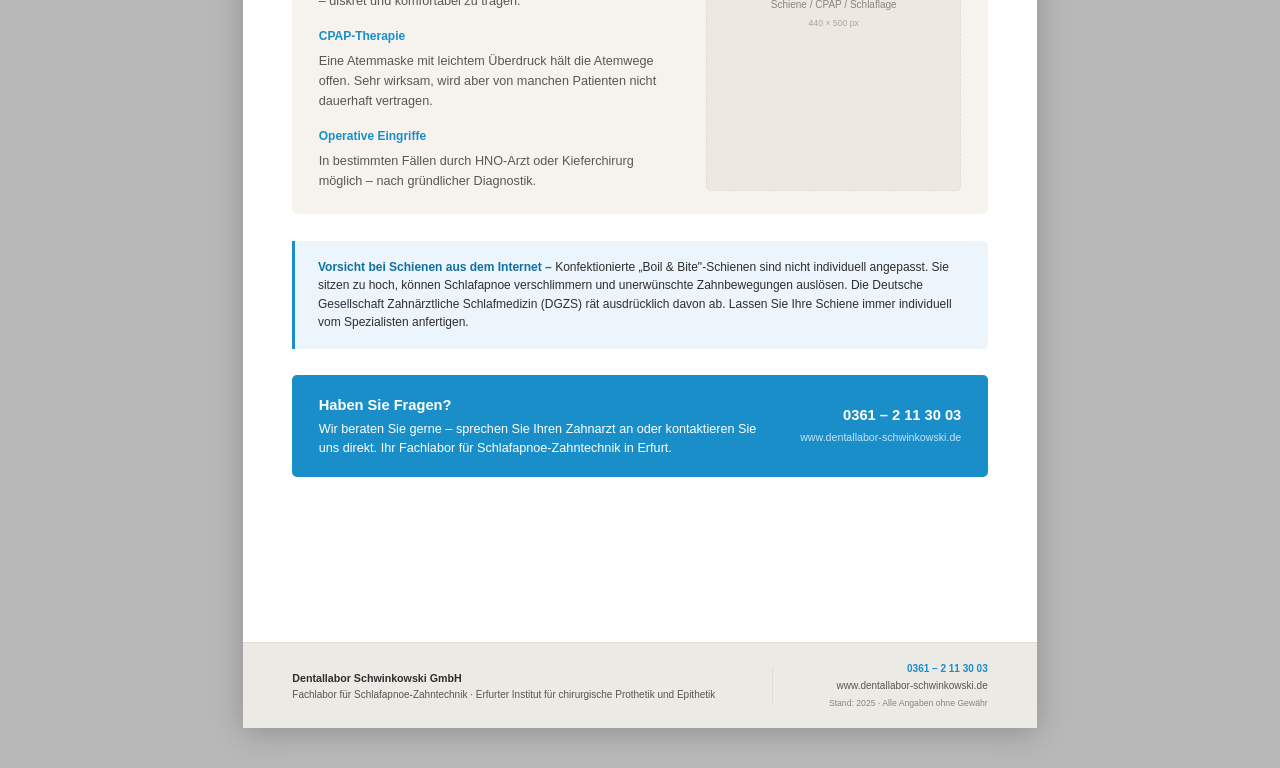
<file: schnarchen-schlafapnoe_patient_print.html>
<!DOCTYPE html>
<html lang="de">
<head>
  <meta charset="UTF-8" />
  <meta name="viewport" content="width=device-width, initial-scale=1.0" />
  <title>Schnarchen & Schlafapnoe – Patienteninformation | Dentallabor Schwinkowski GmbH</title>
  <style>
    :root {
      --bg:         #FDFCFA;
      --bg-warm:    #F6F3EE;
      --bg-mid:     #EDE9E2;
      --border:     #E2DDD6;
      --text:       #2E2E2E;
      --text-mid:   #5A5652;
      --text-light: #8A8480;
      --blue:       #1A8EC8;
      --blue-dark:  #1270A0;
      --blue-light: #EBF5FB;
      --blue-mid:   #D0EAF7;
      --footer-bg:  #ECEAE5;
      --white:      #FFFFFF;
    }

    *, *::before, *::after { box-sizing: border-box; margin: 0; padding: 0; }

    body {
      font-family: 'Segoe UI', Arial, sans-serif;
      color: var(--text);
      background: var(--white);
      font-size: 10pt;
      line-height: 1.55;
    }

    /* ── A4 pages ── */
    .page {
      width: 210mm;
      height: 297mm;
      overflow: hidden;
      margin: 0 auto;
      background: var(--white);
      display: flex;
      flex-direction: column;
    }

    @media screen {
      body { background: #b8b8b8; padding: 24px 0; }
      .page { box-shadow: 0 4px 28px rgba(0,0,0,0.22); margin-bottom: 16px; }
    }

    @media print {
      html, body { background: white; margin: 0; padding: 0; }
      .page { page-break-after: always; box-shadow: none; margin: 0; }
      .page:last-of-type { page-break-after: auto; }
      .no-print { display: none !important; }
      @page { size: A4; margin: 0; }
    }

    /* ── Header ── */
    .doc-header {
      background: var(--footer-bg);
      border-bottom: 3px solid var(--blue);
      padding: 8mm 13mm;
      display: flex;
      align-items: center;
      justify-content: space-between;
      gap: 16px;
      flex-shrink: 0;
    }
    .doc-header img.logo { height: 18mm; width: auto; display: block; flex-shrink: 0; }
    .header-label { text-align: right; }
    .header-label .eyebrow {
      font-size: 6.5pt; font-weight: 700; letter-spacing: 2.5px;
      text-transform: uppercase; color: var(--blue); margin-bottom: 2px;
    }
    .header-label h1 {
      font-size: 16pt; font-weight: 700; color: var(--text); line-height: 1.2;
    }

    /* ── Page-2 top accent (no header) ── */
    .page-accent { height: 3px; background: var(--blue); flex-shrink: 0; }

    /* ── Hero band ── */
    .hero-band {
      background: var(--blue);
      padding: 5mm 13mm;
      display: flex; align-items: center; gap: 10px;
      flex-shrink: 0;
    }
    .hero-band p { color: var(--white); font-size: 9.5pt; line-height: 1.55; }
    .hero-icon { flex-shrink: 0; opacity: 0.65; color: var(--white); }

    /* ── Content areas ── */
    .content {
      padding: 8mm 13mm 7mm;
      flex: 1;
      display: flex;
      flex-direction: column;
      gap: 6.5mm;
    }
    .content-p2 {
      padding: 9mm 13mm 0;
      flex: 1;
      display: flex;
      flex-direction: column;
      gap: 7mm;
    }

    /* ── Typography ── */
    .eyebrow {
      font-size: 6.5pt; font-weight: 700; letter-spacing: 2.5px;
      text-transform: uppercase; color: var(--blue); margin-bottom: 1.5mm;
    }
    .rule { width: 26px; height: 2.5px; background: var(--blue); border-radius: 2px; margin: 2mm 0 4mm; }
    h2 { font-size: 13pt; font-weight: 700; color: var(--text); line-height: 1.2; }
    h3.sub {
      font-size: 9pt; font-weight: 700; color: var(--blue);
      margin-bottom: 1.5mm; margin-top: 4mm;
    }
    h3.sub:first-child { margin-top: 0; }
    .body-text { font-size: 9.5pt; color: var(--text-mid); line-height: 1.6; }

    /* ── Grids ── */
    .two-col-wide { display: grid; grid-template-columns: 1.4fr 1fr; gap: 7mm; align-items: start; }
    .two-col       { display: grid; grid-template-columns: 1fr 1fr;   gap: 7mm; align-items: start; }

    /* ── Image placeholder ── */
    .img-placeholder {
      background: var(--bg-mid);
      border: 1px dashed var(--border);
      border-radius: 5px;
      display: flex; flex-direction: column;
      align-items: center; justify-content: center;
      gap: 5px; padding: 7mm;
      color: var(--text-light); font-size: 7.5pt; text-align: center; line-height: 1.4;
    }
    .img-placeholder svg { opacity: 0.28; color: var(--blue); flex-shrink: 0; }
    .img-size { font-size: 6.5pt; opacity: 0.65; }

    /* ── Icon list ── */
    .icon-list { list-style: none; display: flex; flex-direction: column; gap: 2.2mm; margin-top: 2.5mm; }
    .icon-list li {
      display: flex; align-items: flex-start; gap: 6px;
      font-size: 9.5pt; color: var(--text-mid); line-height: 1.45;
    }
    .icon-list li svg { flex-shrink: 0; margin-top: 2px; color: var(--blue); }

    /* ── Info / warn box ── */
    .info-box, .warn-box {
      background: var(--blue-light);
      border-left: 3px solid var(--blue);
      border-radius: 0 5px 5px 0;
      padding: 4.5mm 6mm;
    }
    .info-box p, .warn-box p { font-size: 9pt; color: var(--text); line-height: 1.55; }
    .info-box strong, .warn-box strong { color: var(--blue-dark); }

    /* ── Step cards ── */
    .steps { display: grid; grid-template-columns: repeat(3,1fr); gap: 5mm; }
    .step-card {
      background: var(--bg-warm); border-radius: 5px;
      padding: 5mm; border-top: 3px solid var(--blue);
    }
    .step-num { font-size: 6.5pt; font-weight: 700; color: var(--blue); letter-spacing: 1.5px; text-transform: uppercase; margin-bottom: 2mm; }
    .step-card h4 { font-size: 9.5pt; font-weight: 700; color: var(--text); margin-bottom: 2mm; line-height: 1.25; }
    .step-card p { font-size: 8.5pt; color: var(--text-mid); line-height: 1.5; }

    /* ── Warm section ── */
    .warm-section { background: var(--bg-warm); border-radius: 5px; padding: 6mm 7mm; }

    /* ── Contact CTA ── */
    .cta-row {
      display: flex; align-items: center; justify-content: space-between;
      gap: 10mm; background: var(--blue); border-radius: 5px; padding: 5mm 7mm;
    }
    .cta-row p { color: var(--white); font-size: 9.5pt; line-height: 1.5; }
    .cta-row p strong { color: var(--white); display: block; font-size: 11pt; margin-bottom: 1mm; }
    .cta-contact { text-align: right; flex-shrink: 0; }
    .cta-contact a { color: var(--white); font-size: 11pt; font-weight: 700; text-decoration: none; display: block; }
    .cta-contact span { color: rgba(255,255,255,0.75); font-size: 8pt; }

    /* ── Divider ── */
    .divider { border: none; border-top: 1px solid var(--border); flex-shrink: 0; }

    /* ── Footer ── */
    .doc-footer {
      background: var(--footer-bg);
      border-top: 1px solid var(--border);
      padding: 4.5mm 13mm;
      display: flex; align-items: center; justify-content: space-between;
      gap: 12px; flex-shrink: 0;
    }
    .footer-text { font-size: 7.5pt; color: var(--text-mid); line-height: 1.5; }
    .footer-text strong { color: var(--text); display: block; font-size: 8pt; margin-bottom: 1px; }
    .footer-divider { width: 1px; height: 10mm; background: var(--border); flex-shrink: 0; }
    .footer-contact { text-align: right; font-size: 7.5pt; color: var(--text-mid); line-height: 1.7; }
    .footer-contact a { color: var(--blue); font-weight: 700; text-decoration: none; }
    .footer-note { font-size: 6.5pt; color: var(--text-light); }

    /* ── Print button ── */
    .print-bar {
      width: 210mm; margin: 0 auto 12px;
      display: flex; justify-content: flex-end;
    }
    .print-btn {
      background: var(--blue); color: white; border: none;
      padding: 8px 20px; border-radius: 4px;
      font-size: 13px; font-weight: 700; cursor: pointer;
      display: flex; align-items: center; gap: 6px;
      font-family: 'Segoe UI', Arial, sans-serif;
    }
    .print-btn:hover { background: var(--blue-dark); }
  </style>
</head>
<body>

<div class="print-bar no-print">
  <button class="print-btn" onclick="window.print()">
    <svg width="14" height="14" viewBox="0 0 24 24" fill="none" stroke="currentColor" stroke-width="2.5"><polyline points="6 9 6 2 18 2 18 9"/><path d="M6 18H4a2 2 0 01-2-2v-5a2 2 0 012-2h16a2 2 0 012 2v5a2 2 0 01-2 2h-2"/><rect x="6" y="14" width="12" height="8"/></svg>
    Drucken / Als PDF speichern
  </button>
</div>

<!-- ══════════════════════════════════
     SEITE 1
     ══════════════════════════════════ -->
<div class="page">

  <div class="doc-header">
    <img class="logo" src="images/DLS-logo.png" alt="Dentallabor Schwinkowski GmbH" />
    <div class="header-label">
      <div class="eyebrow">Patienteninformation</div>
      <h1>Schnarchen &amp;<br>Schlafapnoe</h1>
    </div>
  </div>

  <div class="hero-band">
    <svg class="hero-icon" width="22" height="22" viewBox="0 0 24 24" fill="none" stroke="currentColor" stroke-width="2"><path d="M21 12.79A9 9 0 1111.21 3 7 7 0 0021 12.79z"/></svg>
    <p>Schnarchen kann ein Hinweis auf Schlafapnoe sein und langfristig Ihre Gesundheit ernsthaft belasten. Diese Information erklärt, was dahintersteckt – und wie eine individuelle Zahnschiene helfen kann.</p>
  </div>

  <div class="content">

    <!-- Was passiert -->
    <div class="two-col-wide">
      <div>
        <p class="eyebrow">Das Problem</p>
        <h2>Was passiert beim Schnarchen?</h2>
        <div class="rule"></div>
        <p class="body-text" style="margin-bottom:3.5mm;">Wenn Sie schlafen, entspannt sich die Muskulatur im Rachen. Gaumensegel, Zäpfchen und Zunge können dann mit dem Atemstrom vibrieren – das erzeugt die typischen Schnarchgeräusche. Schnarchen ist weit verbreitet und nimmt mit dem Alter zu.</p>
        <p class="body-text">Bei einer <strong>Schlafapnoe (OSAS)</strong> verschließen sich die Atemwege während des Schlafs immer wieder vollständig. Diese Atempausen dauern über 10 Sekunden und können sich hundertfach pro Nacht wiederholen. Das Gehirn löst jeweils eine kurze Weckreaktion aus – Sie merken es nicht, aber der Schlaf ist nie wirklich erholsam.</p>
      </div>
      <div class="img-placeholder" style="min-height:54mm;">
        <svg width="34" height="34" viewBox="0 0 24 24" fill="none" stroke="currentColor" stroke-width="1.2"><path d="M21 12.79A9 9 0 1111.21 3 7 7 0 0021 12.79z"/></svg>
        <span>Anatomie: Rachenquerschnitt<br>normal → blockiert → mit Schiene</span>
        <span class="img-size">560 × 380 px</span>
      </div>
    </div>

    <hr class="divider">

    <!-- Symptome + Folgen -->
    <div class="two-col">
      <div>
        <p class="eyebrow">Symptome</p>
        <h2>Woran erkenne ich es?</h2>
        <div class="rule"></div>
        <ul class="icon-list">
          <li><svg width="13" height="13" viewBox="0 0 24 24" fill="none" stroke="currentColor" stroke-width="2.5"><polyline points="20 6 9 17 4 12"/></svg>Lautes Schnarchen, vom Partner beobachtet</li>
          <li><svg width="13" height="13" viewBox="0 0 24 24" fill="none" stroke="currentColor" stroke-width="2.5"><polyline points="20 6 9 17 4 12"/></svg>Atempausen im Schlaf</li>
          <li><svg width="13" height="13" viewBox="0 0 24 24" fill="none" stroke="currentColor" stroke-width="2.5"><polyline points="20 6 9 17 4 12"/></svg>Morgens erschöpft aufwachen</li>
          <li><svg width="13" height="13" viewBox="0 0 24 24" fill="none" stroke="currentColor" stroke-width="2.5"><polyline points="20 6 9 17 4 12"/></svg>Starke Tagesmüdigkeit</li>
          <li><svg width="13" height="13" viewBox="0 0 24 24" fill="none" stroke="currentColor" stroke-width="2.5"><polyline points="20 6 9 17 4 12"/></svg>Kopfschmerzen am Morgen</li>
          <li><svg width="13" height="13" viewBox="0 0 24 24" fill="none" stroke="currentColor" stroke-width="2.5"><polyline points="20 6 9 17 4 12"/></svg>Mundtrockenheit nach dem Aufwachen</li>
          <li><svg width="13" height="13" viewBox="0 0 24 24" fill="none" stroke="currentColor" stroke-width="2.5"><polyline points="20 6 9 17 4 12"/></svg>Konzentrationsprobleme tagsüber</li>
        </ul>
      </div>
      <div>
        <p class="eyebrow">Langzeitfolgen</p>
        <h2>Warum behandeln?</h2>
        <div class="rule"></div>
        <p class="body-text" style="margin-bottom:2.5mm;">Unbehandelte Schlafapnoe erhöht das Risiko für ernste Erkrankungen:</p>
        <ul class="icon-list">
          <li><svg width="13" height="13" viewBox="0 0 24 24" fill="none" stroke="currentColor" stroke-width="2.5"><path d="M10.29 3.86L1.82 18a2 2 0 001.71 3h16.94a2 2 0 001.71-3L13.71 3.86a2 2 0 00-3.42 0z"/><line x1="12" y1="9" x2="12" y2="13"/><line x1="12" y1="17" x2="12.01" y2="17"/></svg>Bluthochdruck</li>
          <li><svg width="13" height="13" viewBox="0 0 24 24" fill="none" stroke="currentColor" stroke-width="2.5"><path d="M10.29 3.86L1.82 18a2 2 0 001.71 3h16.94a2 2 0 001.71-3L13.71 3.86a2 2 0 00-3.42 0z"/><line x1="12" y1="9" x2="12" y2="13"/><line x1="12" y1="17" x2="12.01" y2="17"/></svg>Herzinfarkt &amp; Schlaganfall</li>
          <li><svg width="13" height="13" viewBox="0 0 24 24" fill="none" stroke="currentColor" stroke-width="2.5"><path d="M10.29 3.86L1.82 18a2 2 0 001.71 3h16.94a2 2 0 001.71-3L13.71 3.86a2 2 0 00-3.42 0z"/><line x1="12" y1="9" x2="12" y2="13"/><line x1="12" y1="17" x2="12.01" y2="17"/></svg>Diabetes mellitus Typ 2</li>
          <li><svg width="13" height="13" viewBox="0 0 24 24" fill="none" stroke="currentColor" stroke-width="2.5"><path d="M10.29 3.86L1.82 18a2 2 0 001.71 3h16.94a2 2 0 001.71-3L13.71 3.86a2 2 0 00-3.42 0z"/><line x1="12" y1="9" x2="12" y2="13"/><line x1="12" y1="17" x2="12.01" y2="17"/></svg>Depressionen</li>
          <li><svg width="13" height="13" viewBox="0 0 24 24" fill="none" stroke="currentColor" stroke-width="2.5"><path d="M10.29 3.86L1.82 18a2 2 0 001.71 3h16.94a2 2 0 001.71-3L13.71 3.86a2 2 0 00-3.42 0z"/><line x1="12" y1="9" x2="12" y2="13"/><line x1="12" y1="17" x2="12.01" y2="17"/></svg>Sekundenschlaf &amp; Unfallgefahr</li>
        </ul>
      </div>
    </div>

    <hr class="divider">

    <!-- 3 Schritte -->
    <div>
      <p class="eyebrow">Die Lösung</p>
      <h2>Ihr Weg zur Schnarchschiene</h2>
      <div class="rule"></div>
      <div class="steps">
        <div class="step-card">
          <div class="step-num">Schritt 01</div>
          <h4>Diagnose beim Arzt</h4>
          <p>Ihr Hausarzt oder HNO-Arzt veranlasst eine Schlafaufzeichnung. Bei bestätigter Schlafapnoe stellt er eine Verordnung aus.</p>
        </div>
        <div class="step-card">
          <div class="step-num">Schritt 02</div>
          <h4>Zahnarzt &amp; Abdrücke</h4>
          <p>Ihr Zahnarzt prüft die Eignung Ihrer Zähne und nimmt präzise Abdrücke beider Kiefer. Das Labor fertigt die Schiene individuell.</p>
        </div>
        <div class="step-card">
          <div class="step-num">Schritt 03</div>
          <h4>Einstellung &amp; Kontrolle</h4>
          <p>Die Schiene wird schrittweise angepasst. Mindestens einmal jährlich kontrollieren lassen – nur so bleibt sie wirksam.</p>
        </div>
      </div>
    </div>

  </div>
</div><!-- /Seite 1 -->


<!-- ══════════════════════════════════
     SEITE 2 (kein Header)
     ══════════════════════════════════ -->
<div class="page">

  <div class="page-accent"></div>

  <div class="content-p2">

    <!-- Kassenleistung -->
    <div class="info-box">
      <p><strong>Kassenleistung seit 01. Januar 2022 –</strong> Die Unterkieferprotrusionsschiene (UKPS) ist gesetzliche Kassenleistung bei obstruktiver Schlafapnoe, wenn eine CPAP-Beatmungstherapie zuvor versucht und nicht vertragen wurde. Sprechen Sie Ihren Arzt darauf an.</p>
    </div>

    <!-- Behandlungsoptionen -->
    <div class="warm-section">
      <div class="two-col-wide" style="gap:8mm; align-items:stretch;">
        <div>
          <p class="eyebrow">Alle Möglichkeiten</p>
          <h2>Behandlungsoptionen im Überblick</h2>
          <div class="rule"></div>
          <h3 class="sub">Schlafhygiene (erste Maßnahme)</h3>
          <p class="body-text">Gewichtsreduktion, Schlafen in Seitenlage, kein Alkohol oder Schlafmittel abends.</p>
          <h3 class="sub">Schnarchschiene (Zahnschiene)</h3>
          <p class="body-text">Individuell angefertigt. Verlagert den Unterkiefer sanft nach vorne und hält die Atemwege frei. Keine Maske, kein Schlauch – diskret und komfortabel zu tragen.</p>
          <h3 class="sub">CPAP-Therapie</h3>
          <p class="body-text">Eine Atemmaske mit leichtem Überdruck hält die Atemwege offen. Sehr wirksam, wird aber von manchen Patienten nicht dauerhaft vertragen.</p>
          <h3 class="sub">Operative Eingriffe</h3>
          <p class="body-text">In bestimmten Fällen durch HNO-Arzt oder Kieferchirurg möglich – nach gründlicher Diagnostik.</p>
        </div>
        <div class="img-placeholder" style="min-height:74mm;">
          <svg width="36" height="36" viewBox="0 0 24 24" fill="none" stroke="currentColor" stroke-width="1.2"><path d="M20.84 4.61a5.5 5.5 0 00-7.78 0L12 5.67l-1.06-1.06a5.5 5.5 0 00-7.78 7.78l1.06 1.06L12 21.23l7.78-7.78 1.06-1.06a5.5 5.5 0 000-7.78z"/></svg>
          <span>Vergleich Behandlungsoptionen:<br>Schiene / CPAP / Schlaflage</span>
          <span class="img-size">440 × 500 px</span>
        </div>
      </div>
    </div>

    <!-- Vorsicht -->
    <div class="warn-box">
      <p><strong>Vorsicht bei Schienen aus dem Internet –</strong> Konfektionierte „Boil &amp; Bite"-Schienen sind nicht individuell angepasst. Sie sitzen zu hoch, können Schlafapnoe verschlimmern und unerwünschte Zahnbewegungen auslösen. Die Deutsche Gesellschaft Zahnärztliche Schlafmedizin (DGZS) rät ausdrücklich davon ab. Lassen Sie Ihre Schiene immer individuell vom Spezialisten anfertigen.</p>
    </div>

    <!-- CTA -->
    <div class="cta-row">
      <p>
        <strong>Haben Sie Fragen?</strong>
        Wir beraten Sie gerne – sprechen Sie Ihren Zahnarzt an oder kontaktieren Sie uns direkt. Ihr Fachlabor für Schlafapnoe-Zahntechnik in Erfurt.
      </p>
      <div class="cta-contact">
        <a href="tel:+493612113003">0361 – 2 11 30 03</a>
        <span>www.dentallabor-schwinkowski.de</span>
      </div>
    </div>

  </div>

  <!-- Footer -->
  <div class="doc-footer">
    <div class="footer-text">
      <strong>Dentallabor Schwinkowski GmbH</strong>
      Fachlabor für Schlafapnoe-Zahntechnik · Erfurter Institut für chirurgische Prothetik und Epithetik
    </div>
    <div class="footer-divider"></div>
    <div class="footer-contact">
      <a href="tel:+493612113003">0361 – 2 11 30 03</a><br>
      www.dentallabor-schwinkowski.de<br>
      <span class="footer-note">Stand: 2025 · Alle Angaben ohne Gewähr</span>
    </div>
  </div>

</div><!-- /Seite 2 -->

</body>
</html>
</file>
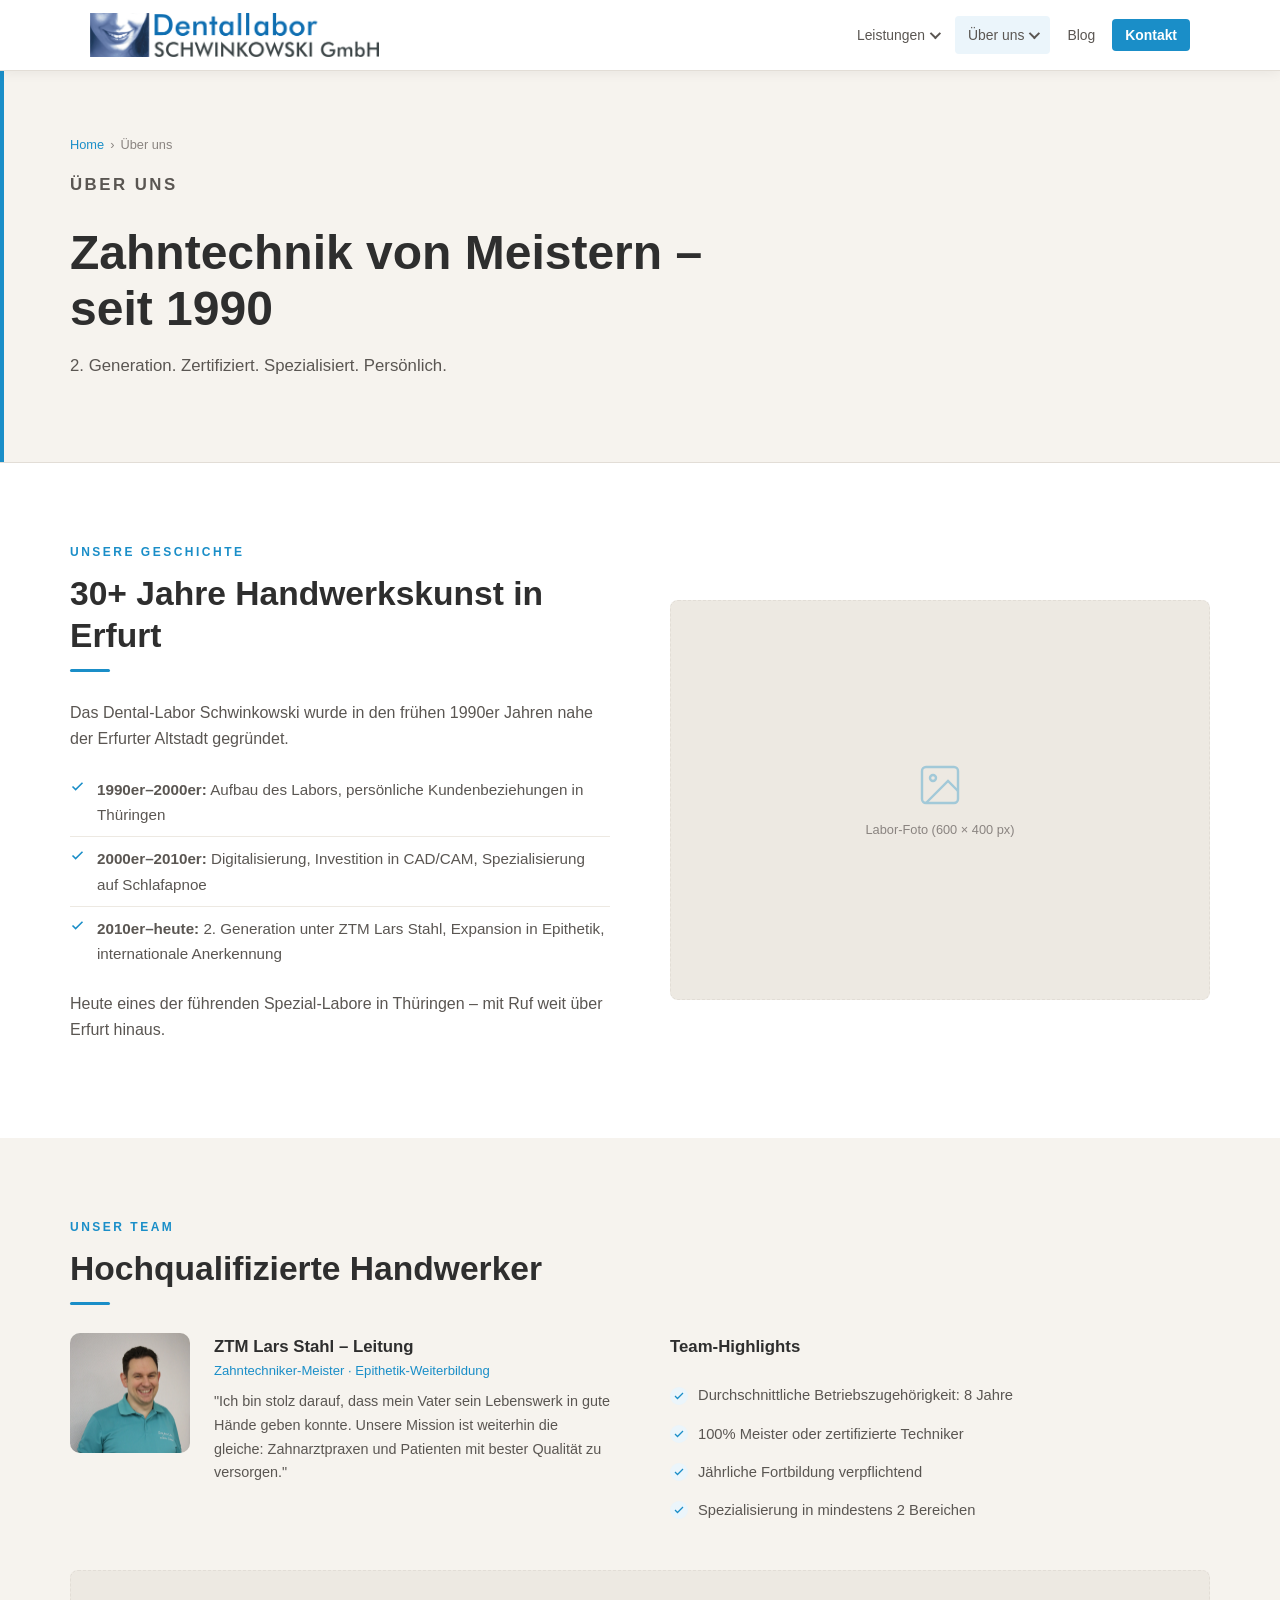
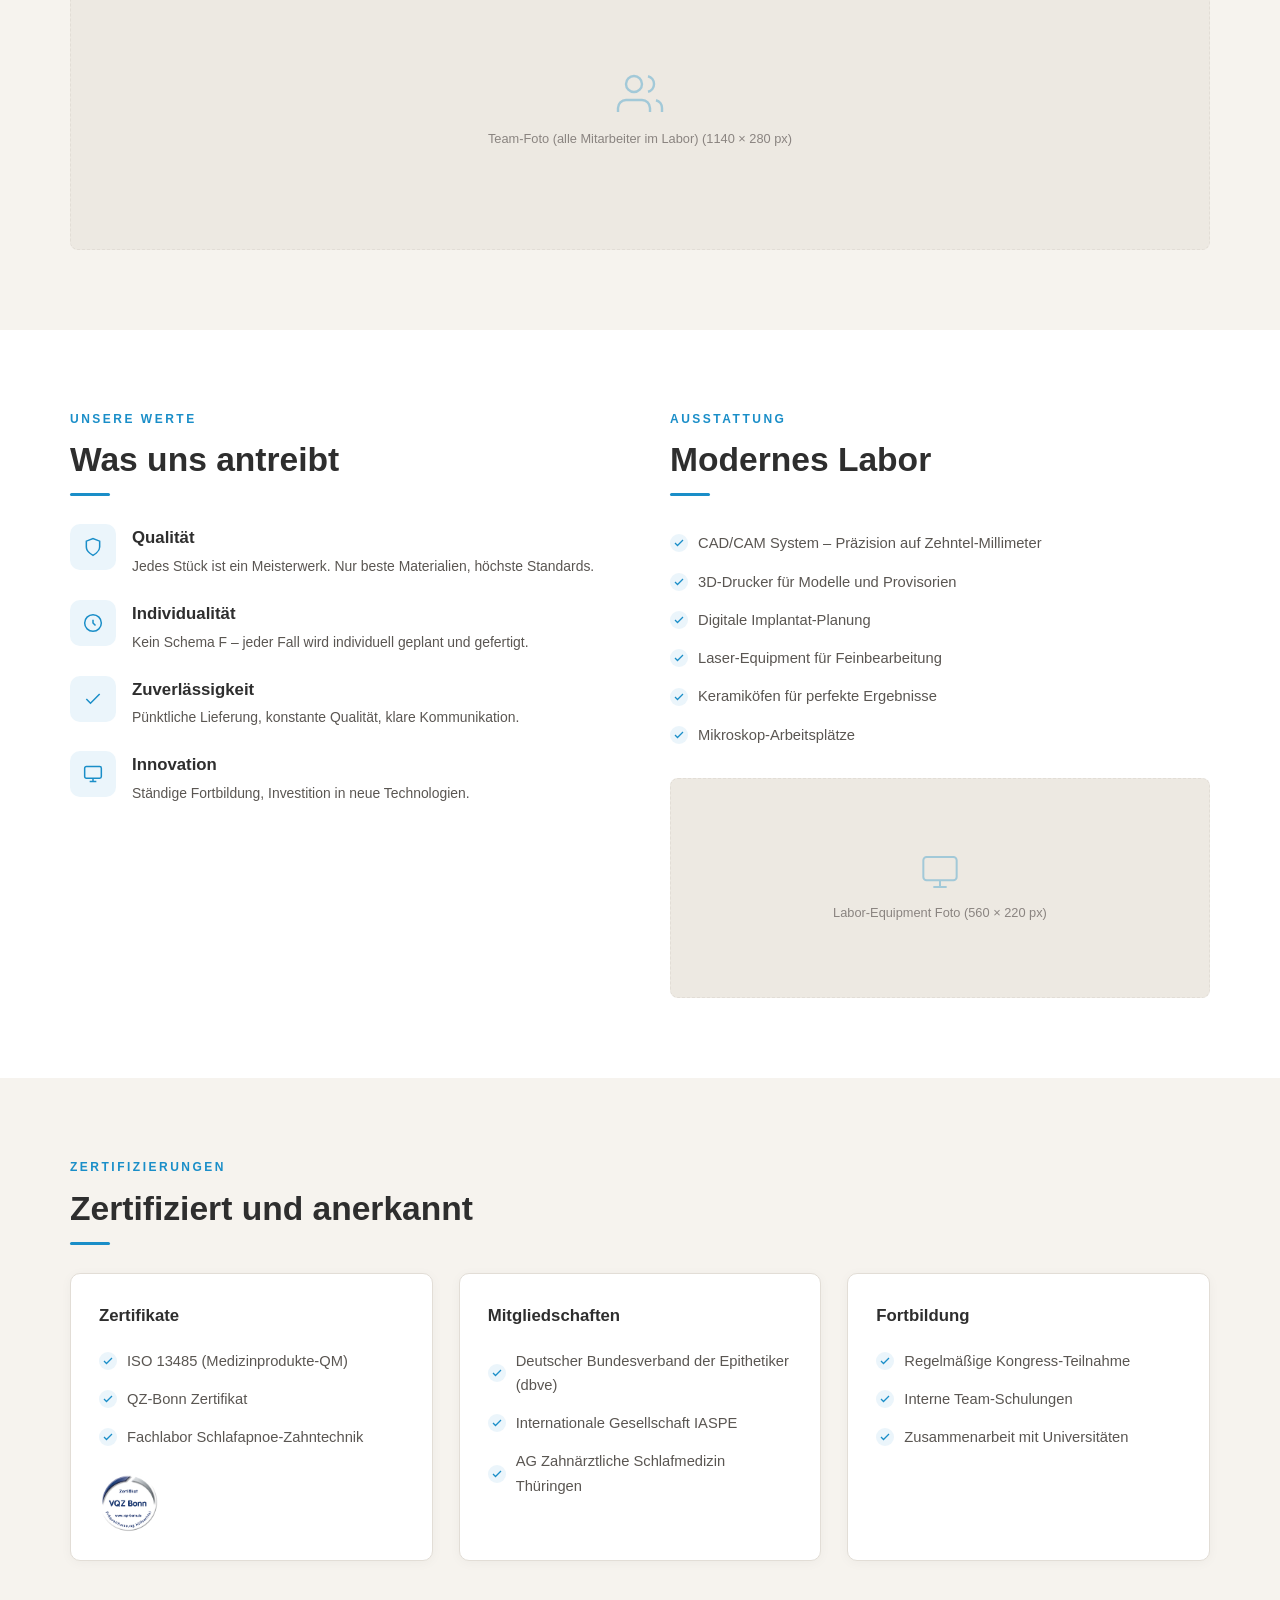
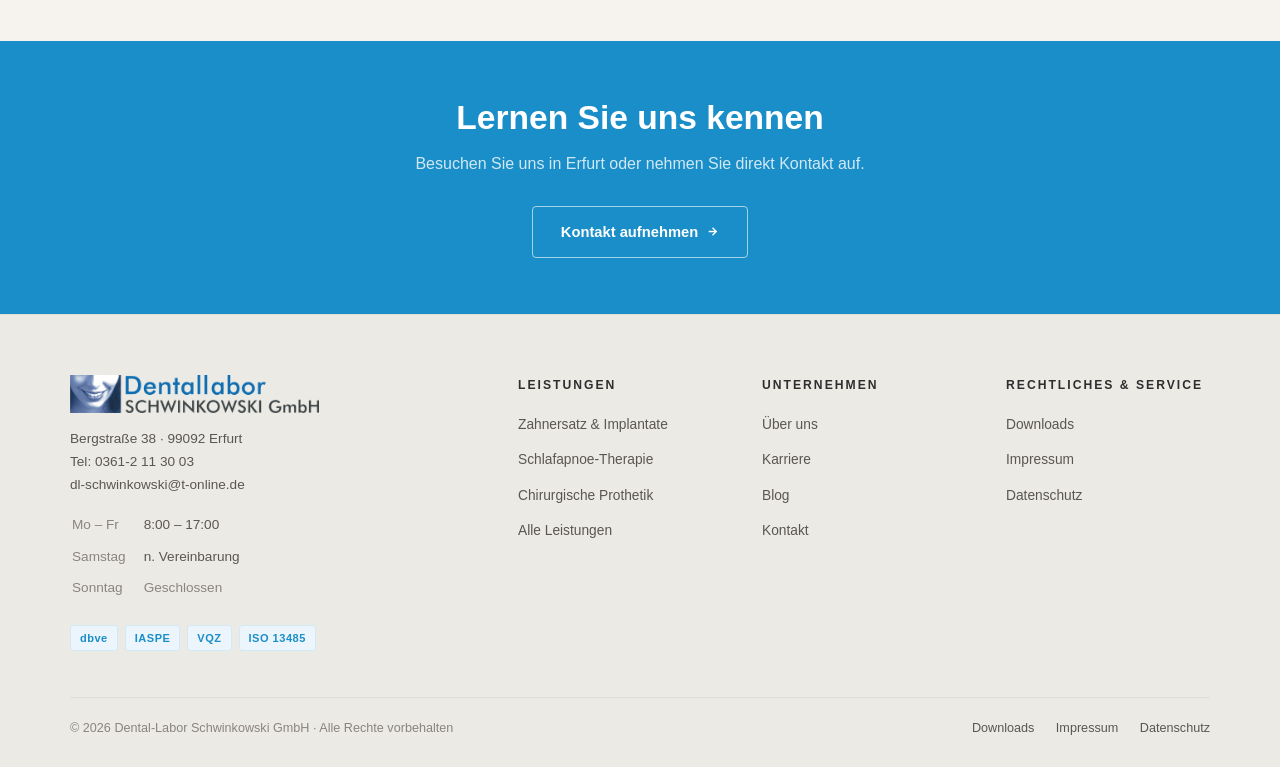
<file: ueber-uns.html>
<!DOCTYPE html>
<html lang="de">
<head>
  <meta charset="UTF-8" />
  <meta name="viewport" content="width=device-width, initial-scale=1.0" />
  <title>Über Uns | Dental-Labor Schwinkowski Erfurt</title>
  <meta name="description" content="Zahntechnik seit 1990. Zertifiziertes Labor mit hochqualifizierten Meistern in Erfurt." />
  <link rel="stylesheet" href="assets/style.css" />
</head>
<body>
<header>
  <nav>
    <a href="index.html" class="nav-logo">
      <img src="images/DLS-logo-simple.png" alt="Dental-Labor Schwinkowski GmbH" />
    </a>
    <ul class="nav-links">
      <li class="nav-dropdown">
        <a href="leistungen.html">Leistungen</a>
        <ul class="dropdown-menu">
          <li><a href="zahnersatz.html">Zahnersatz &amp; Implantate</a></li>
          <li><a href="schlafmedizin.html">Schlafapnoe-Therapie</a></li>
          <li><a href="chirurgische-prothetik.html">Chirurgische Prothetik</a></li>
        </ul>
      </li>
      <li class="nav-dropdown">
        <a href="ueber-uns.html">Über uns</a>
        <ul class="dropdown-menu">
          <li><a href="ueber-uns.html">Labor &amp; Team</a></li>
          <li><a href="karriere.html">Karriere</a></li>
        </ul>
      </li>
      <li><a href="blog.html">Blog</a></li>
      <li><a href="kontakt.html" class="nav-cta">Kontakt</a></li>
    </ul>
    <button class="nav-toggle" id="nav-toggle" aria-label="Menü öffnen">
      <span></span><span></span><span></span>
    </button>
  </nav>
</header>

<section class="page-hero">
  <div class="container">
    <div class="breadcrumb"><a href="index.html">Home</a> <span>›</span> Über uns</div>
    <p class="eyebrow">Über uns</p>
    <h1>Zahntechnik von Meistern –<br>seit 1990</h1>
    <p>2. Generation. Zertifiziert. Spezialisiert. Persönlich.</p>
  </div>
</section>

<section class="section section--white">
  <div class="container two-col">
    <div>
      <p class="eyebrow">Unsere Geschichte</p>
      <h2>30+ Jahre Handwerkskunst in Erfurt</h2>
      <div class="rule"></div>
      <p style="color:var(--text-mid);">Das Dental-Labor Schwinkowski wurde in den frühen 1990er Jahren nahe der Erfurter Altstadt gegründet.</p>
      <ul class="icon-list">
        <li><svg width="15" height="15" viewBox="0 0 24 24" fill="none" stroke="currentColor" stroke-width="2.5"><polyline points="20 6 9 17 4 12"/></svg> <div><strong>1990er–2000er:</strong> Aufbau des Labors, persönliche Kundenbeziehungen in Thüringen</div></li>
        <li><svg width="15" height="15" viewBox="0 0 24 24" fill="none" stroke="currentColor" stroke-width="2.5"><polyline points="20 6 9 17 4 12"/></svg> <div><strong>2000er–2010er:</strong> Digitalisierung, Investition in CAD/CAM, Spezialisierung auf Schlafapnoe</div></li>
        <li><svg width="15" height="15" viewBox="0 0 24 24" fill="none" stroke="currentColor" stroke-width="2.5"><polyline points="20 6 9 17 4 12"/></svg> <div><strong>2010er–heute:</strong> 2. Generation unter ZTM Lars Stahl, Expansion in Epithetik, internationale Anerkennung</div></li>
      </ul>
      <p style="color:var(--text-mid); margin-top:8px;">Heute eines der führenden Spezial-Labore in Thüringen – mit Ruf weit über Erfurt hinaus.</p>
    </div>
    <div class="img-placeholder" style="min-height:400px;">
      <svg width="48" height="48" viewBox="0 0 24 24" fill="none" stroke="currentColor" stroke-width="1.2"><rect x="3" y="3" width="18" height="18" rx="2"/><circle cx="8.5" cy="8.5" r="1.5"/><path d="M21 15l-5-5L5 21"/></svg>
      <span>Labor-Foto (600 × 400 px)</span>
    </div>
  </div>
</section>

<section class="section section--warm">
  <div class="container">
    <p class="eyebrow">Unser Team</p>
    <h2>Hochqualifizierte Handwerker</h2>
    <div class="rule"></div>
    <div class="two-col" style="align-items:start; margin-bottom:40px;">
      <div style="display:flex; gap:24px; align-items:flex-start;">
        <img src="images/Portrait-LarsStahl.webp" alt="ZTM Lars Stahl" style="width:120px; height:120px; object-fit:cover; border-radius:10px; flex-shrink:0;" />
        <div>
          <h3>ZTM Lars Stahl – Leitung</h3>
          <p style="color:var(--blue); font-size:0.82rem; margin-bottom:8px;">Zahntechniker-Meister · Epithetik-Weiterbildung</p>
          <p style="color:var(--text-mid); font-size:0.9rem;">"Ich bin stolz darauf, dass mein Vater sein Lebenswerk in gute Hände geben konnte. Unsere Mission ist weiterhin die gleiche: Zahnarztpraxen und Patienten mit bester Qualität zu versorgen."</p>
        </div>
      </div>
      <div>
        <h3 style="margin-bottom:16px;">Team-Highlights</h3>
        <ul class="check-list">
          <li>Durchschnittliche Betriebszugehörigkeit: 8 Jahre</li>
          <li>100% Meister oder zertifizierte Techniker</li>
          <li>Jährliche Fortbildung verpflichtend</li>
          <li>Spezialisierung in mindestens 2 Bereichen</li>
        </ul>
      </div>
    </div>
    <div class="img-placeholder" style="height:280px;">
      <svg width="48" height="48" viewBox="0 0 24 24" fill="none" stroke="currentColor" stroke-width="1.2"><path d="M17 21v-2a4 4 0 00-4-4H5a4 4 0 00-4 4v2"/><circle cx="9" cy="7" r="4"/><path d="M23 21v-2a4 4 0 00-3-3.87"/><path d="M16 3.13a4 4 0 010 7.75"/></svg>
      <span>Team-Foto (alle Mitarbeiter im Labor) (1140 × 280 px)</span>
    </div>
  </div>
</section>

<section class="section section--white">
  <div class="container two-col" style="align-items:start;">
    <div>
      <p class="eyebrow">Unsere Werte</p>
      <h2>Was uns antreibt</h2>
      <div class="rule"></div>
      <div class="trust-item"><div class="trust-icon"><svg width="20" height="20" viewBox="0 0 24 24" fill="none" stroke="currentColor" stroke-width="1.8"><path d="M12 22s8-4 8-10V5l-8-3-8 3v7c0 6 8 10 8 10z"/></svg></div><div><h3>Qualität</h3><p>Jedes Stück ist ein Meisterwerk. Nur beste Materialien, höchste Standards.</p></div></div>
      <div class="trust-item"><div class="trust-icon"><svg width="20" height="20" viewBox="0 0 24 24" fill="none" stroke="currentColor" stroke-width="1.8"><circle cx="12" cy="12" r="10"/><path d="M12 8v4l3 3"/></svg></div><div><h3>Individualität</h3><p>Kein Schema F – jeder Fall wird individuell geplant und gefertigt.</p></div></div>
      <div class="trust-item"><div class="trust-icon"><svg width="20" height="20" viewBox="0 0 24 24" fill="none" stroke="currentColor" stroke-width="1.8"><polyline points="20 6 9 17 4 12"/></svg></div><div><h3>Zuverlässigkeit</h3><p>Pünktliche Lieferung, konstante Qualität, klare Kommunikation.</p></div></div>
      <div class="trust-item"><div class="trust-icon"><svg width="20" height="20" viewBox="0 0 24 24" fill="none" stroke="currentColor" stroke-width="1.8"><rect x="2" y="3" width="20" height="14" rx="2"/><path d="M8 21h8M12 17v4"/></svg></div><div><h3>Innovation</h3><p>Ständige Fortbildung, Investition in neue Technologien.</p></div></div>
    </div>
    <div>
      <p class="eyebrow">Ausstattung</p>
      <h2>Modernes Labor</h2>
      <div class="rule"></div>
      <ul class="check-list">
        <li>CAD/CAM System – Präzision auf Zehntel-Millimeter</li>
        <li>3D-Drucker für Modelle und Provisorien</li>
        <li>Digitale Implantat-Planung</li>
        <li>Laser-Equipment für Feinbearbeitung</li>
        <li>Keramiköfen für perfekte Ergebnisse</li>
        <li>Mikroskop-Arbeitsplätze</li>
      </ul>
      <div class="img-placeholder" style="margin-top:24px; height:220px;">
        <svg width="40" height="40" viewBox="0 0 24 24" fill="none" stroke="currentColor" stroke-width="1.2"><rect x="2" y="3" width="20" height="14" rx="2"/><path d="M8 21h8M12 17v4"/></svg>
        <span>Labor-Equipment Foto (560 × 220 px)</span>
      </div>
    </div>
  </div>
</section>

<section class="section section--warm">
  <div class="container">
    <p class="eyebrow">Zertifizierungen</p>
    <h2>Zertifiziert und anerkannt</h2>
    <div class="rule"></div>
    <div class="three-col">
      <div class="highlight-box">
        <h3 style="margin-bottom:12px;">Zertifikate</h3>
        <ul class="check-list">
          <li>ISO 13485 (Medizinprodukte-QM)</li>
          <li>QZ-Bonn Zertifikat</li>
          <li>Fachlabor Schlafapnoe-Zahntechnik</li>
        </ul>
        <img src="images/vqz-zertifikat-bonn.png" alt="VQZ Bonn Zertifikat" style="margin-top:16px; max-height:60px; width:auto;" />
      </div>
      <div class="highlight-box">
        <h3 style="margin-bottom:12px;">Mitgliedschaften</h3>
        <ul class="check-list">
          <li>Deutscher Bundesverband der Epithetiker (dbve)</li>
          <li>Internationale Gesellschaft IASPE</li>
          <li>AG Zahnärztliche Schlafmedizin Thüringen</li>
        </ul>
      </div>
      <div class="highlight-box">
        <h3 style="margin-bottom:12px;">Fortbildung</h3>
        <ul class="check-list">
          <li>Regelmäßige Kongress-Teilnahme</li>
          <li>Interne Team-Schulungen</li>
          <li>Zusammenarbeit mit Universitäten</li>
        </ul>
      </div>
    </div>
  </div>
</section>

<section class="cta-strip">
  <div class="container">
    <h2>Lernen Sie uns kennen</h2>
    <p>Besuchen Sie uns in Erfurt oder nehmen Sie direkt Kontakt auf.</p>
    <a href="kontakt.html" class="btn btn-ghost">Kontakt aufnehmen <svg width="13" height="13" viewBox="0 0 24 24" fill="none" stroke="currentColor" stroke-width="2.5"><path d="M5 12h14M12 5l7 7-7 7"/></svg></a>
  </div>
</section>

<footer>
  <div class="footer-grid container">
    <div class="footer-brand">
      <img src="images/DLS-logo-simple.png" alt="Dental-Labor Schwinkowski" class="footer-logo" />
      <p>Bergstraße 38 · 99092 Erfurt<br>Tel: 0361-2 11 30 03<br>dl-schwinkowski@t-online.de</p>
      <table class="footer-hours" style="margin-bottom:16px;">
        <tr><td>Mo – Fr</td><td>8:00 – 17:00</td></tr>
        <tr><td>Samstag</td><td>n. Vereinbarung</td></tr>
        <tr><td>Sonntag</td><td style="color:var(--text-light);">Geschlossen</td></tr>
      </table>
      <div class="footer-badges">
        <span class="footer-badge">dbve</span>
        <span class="footer-badge">IASPE</span>
        <span class="footer-badge">VQZ</span>
        <span class="footer-badge">ISO 13485</span>
      </div>
    </div>
    <div class="footer-col">
      <h4>Leistungen</h4>
      <ul>
        <li><a href="zahnersatz.html">Zahnersatz &amp; Implantate</a></li>
        <li><a href="schlafmedizin.html">Schlafapnoe-Therapie</a></li>
        <li><a href="chirurgische-prothetik.html">Chirurgische Prothetik</a></li>
        <li><a href="leistungen.html">Alle Leistungen</a></li>
      </ul>
    </div>
    <div class="footer-col">
      <h4>Unternehmen</h4>
      <ul>
        <li><a href="ueber-uns.html">Über uns</a></li>
        <li><a href="karriere.html">Karriere</a></li>
        <li><a href="blog.html">Blog</a></li>
        <li><a href="kontakt.html">Kontakt</a></li>
      </ul>
    </div>
    <div class="footer-col">
      <h4>Rechtliches &amp; Service</h4>
      <ul>
        <li><a href="downloads.html">Downloads</a></li>
        <li><a href="impressum.html">Impressum</a></li>
        <li><a href="datenschutz.html">Datenschutz</a></li>
      </ul>
    </div>
  </div>
  <div class="footer-bottom">
    <span>© 2026 Dental-Labor Schwinkowski GmbH · Alle Rechte vorbehalten</span>
    <div>
      <a href="downloads.html">Downloads</a>
      <a href="impressum.html">Impressum</a>
      <a href="datenschutz.html">Datenschutz</a>
    </div>
  </div>
</footer>
<script>
  // Aktiver Menüpunkt (Desktop; auf Mobile via CSS deaktiviert)
  (function() {
    var page = location.pathname.split('/').pop() || 'index.html';
    document.querySelectorAll('.nav-links a:not(.nav-cta)').forEach(function(a) {
      if (a.getAttribute('href') === page) a.classList.add('active');
    });
  })();

  const toggle = document.getElementById('nav-toggle');
  const links  = document.querySelector('.nav-links');
  if (toggle && links) {
    toggle.addEventListener('click', () => {
      toggle.classList.toggle('open');
      links.classList.toggle('open');
    });
    // Close on link click
    links.querySelectorAll('a').forEach(a => {
      a.addEventListener('click', () => {
        toggle.classList.remove('open');
        links.classList.remove('open');
      });
    });
  }
</script>
</body>
</html>
</file>
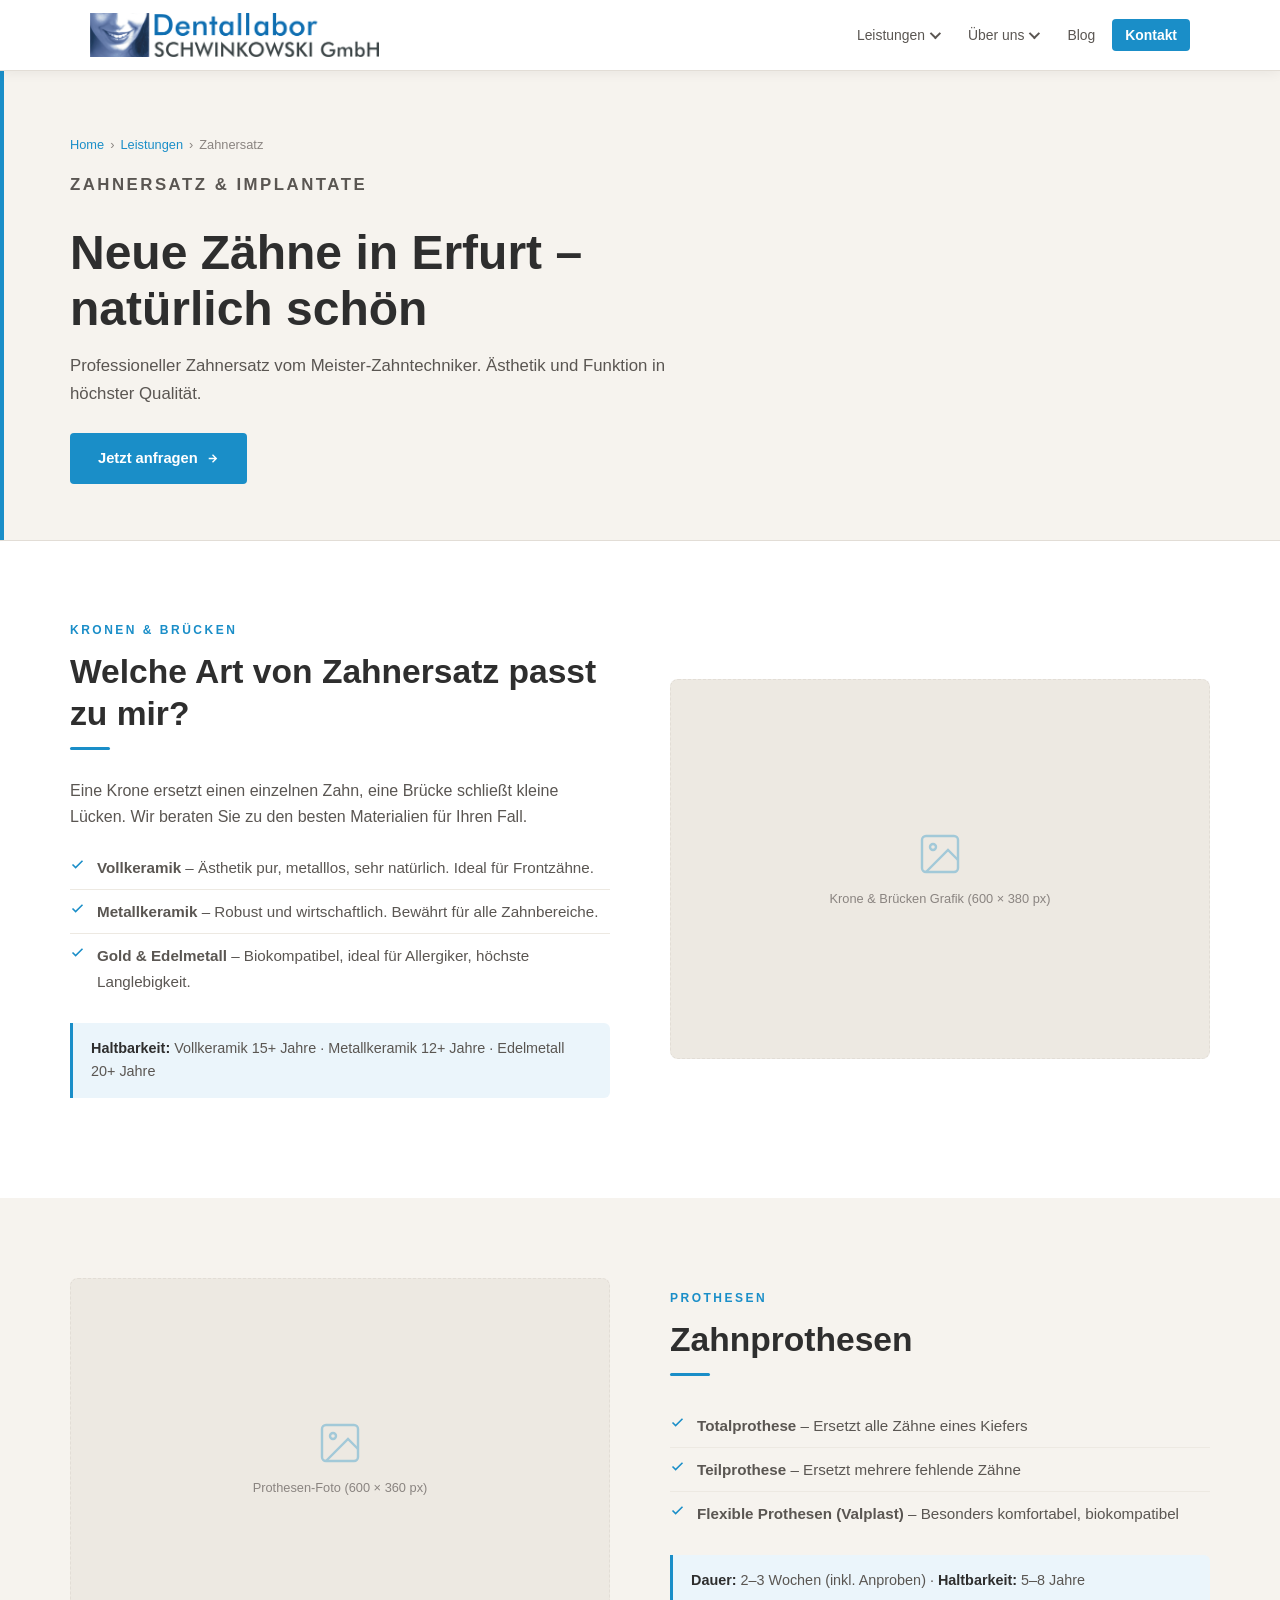
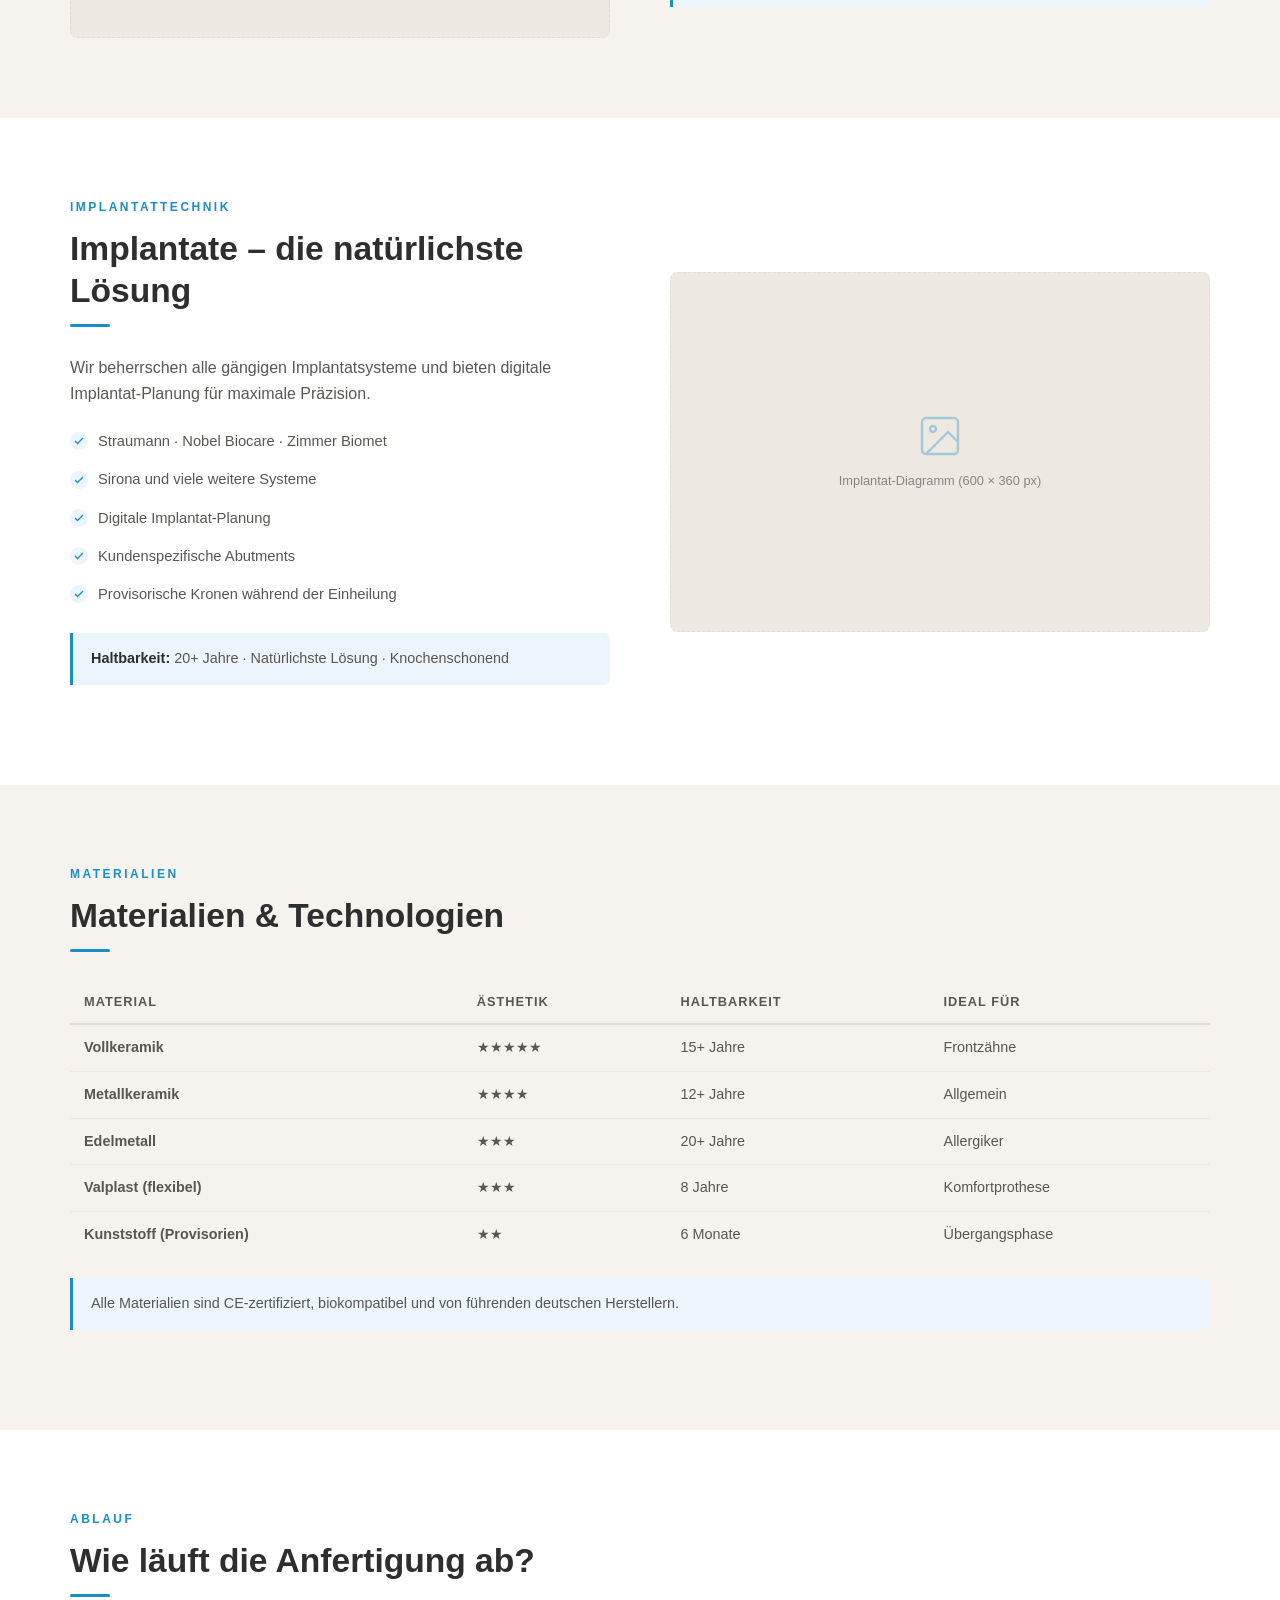
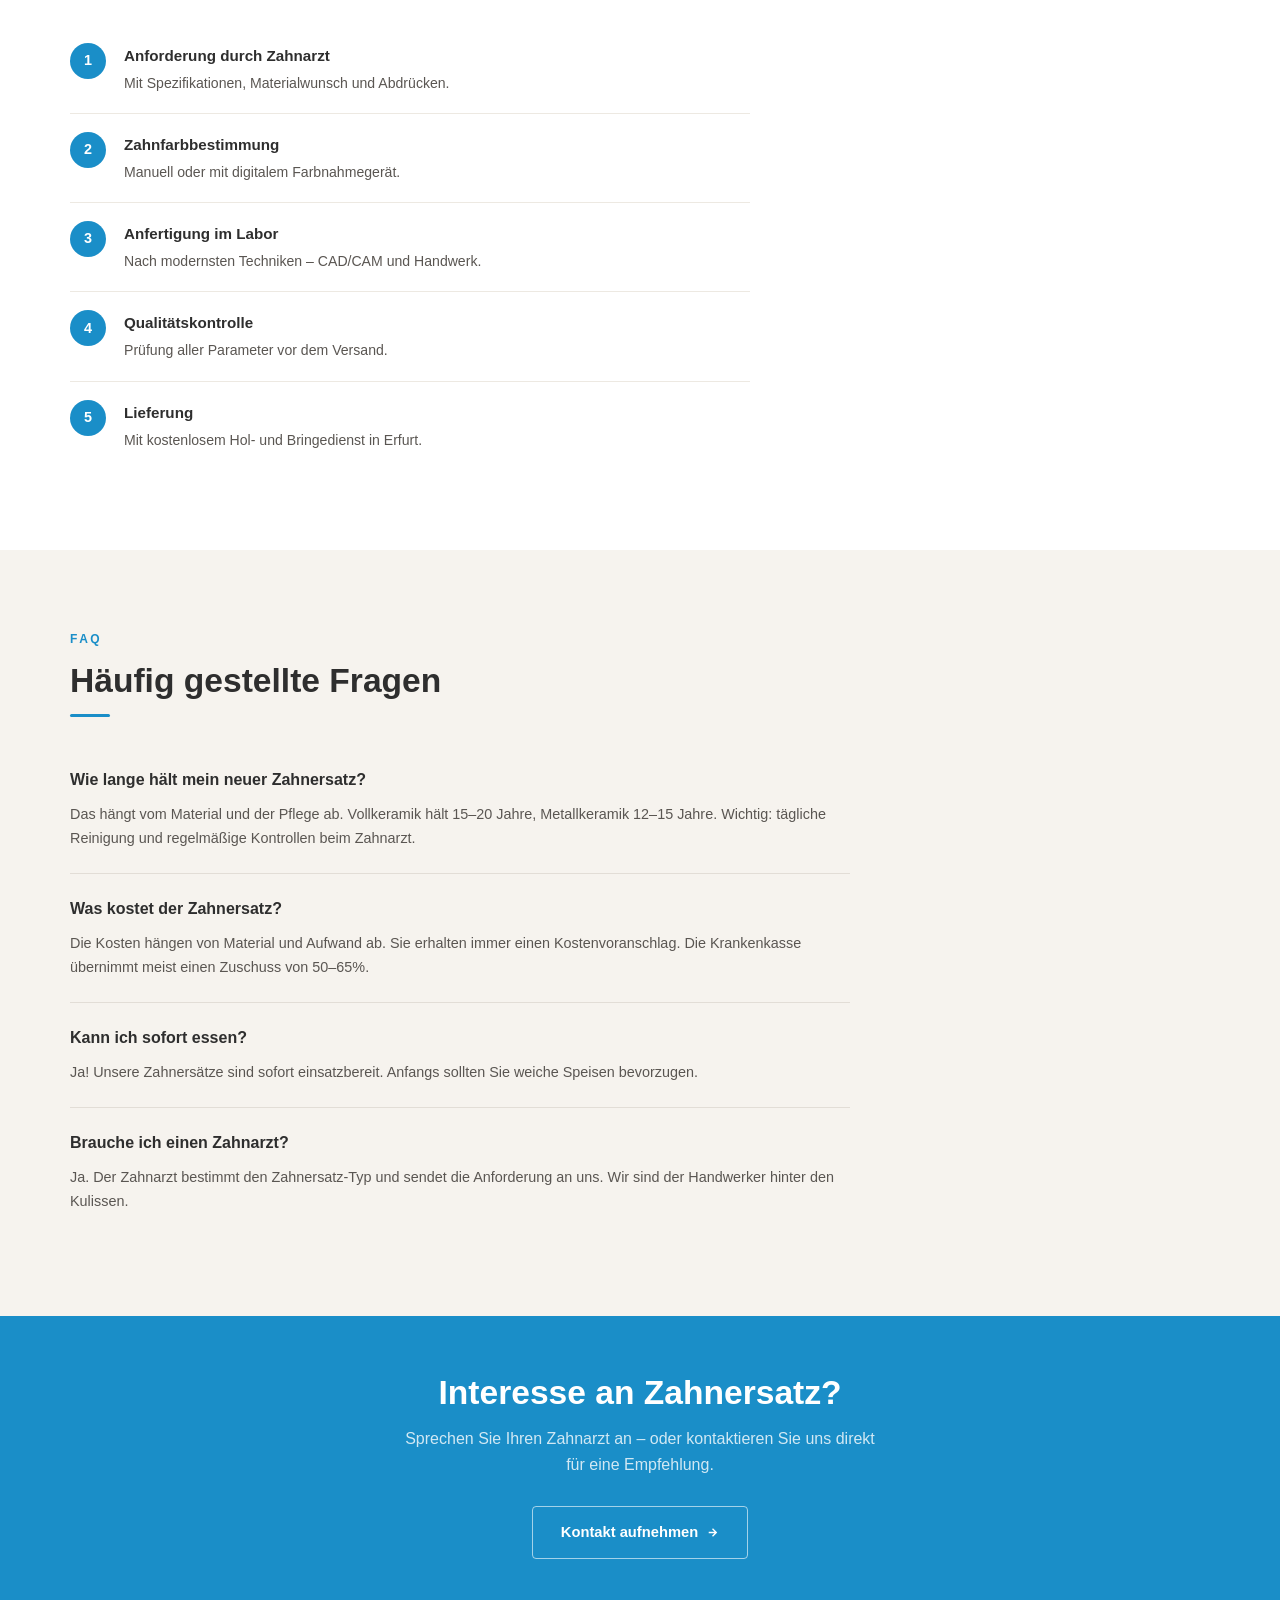
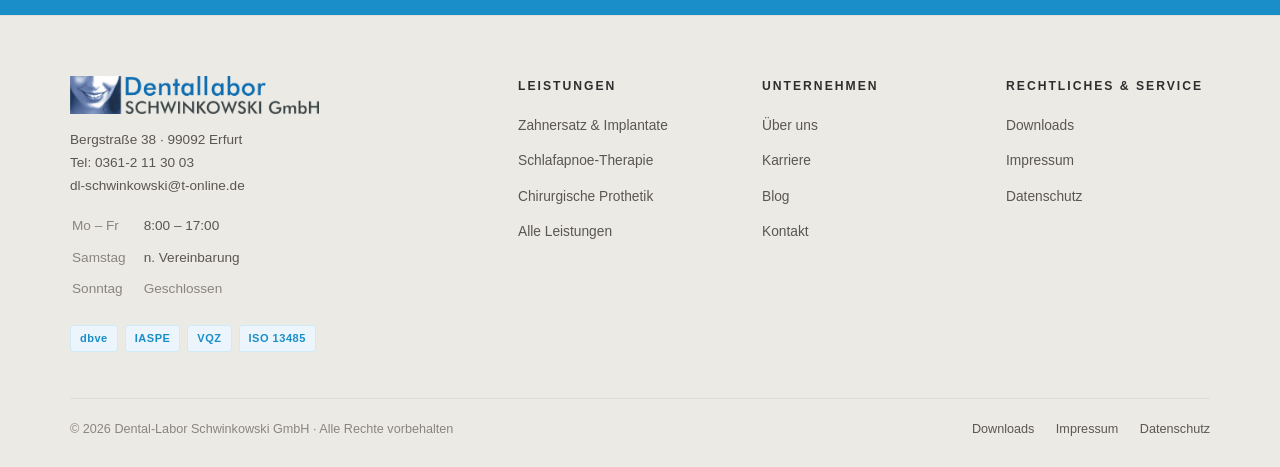
<file: zahnersatz.html>
<!DOCTYPE html>
<html lang="de">
<head>
  <meta charset="UTF-8" />
  <meta name="viewport" content="width=device-width, initial-scale=1.0" />
  <title>Zahnersatz Erfurt | Kronen, Brücken, Prothesen, Implantate | Schwinkowski</title>
  <meta name="description" content="Hochwertiger Zahnersatz in Erfurt. Kronen, Brücken, Prothesen, Implantate in Keramik & Edelmetall. Meister-Handwerk seit 1990." />
  <link rel="stylesheet" href="assets/style.css" />
</head>
<body>
<header>
  <nav>
    <a href="index.html" class="nav-logo">
      <img src="images/DLS-logo-simple.png" alt="Dental-Labor Schwinkowski GmbH" />
    </a>
    <ul class="nav-links">
      <li class="nav-dropdown">
        <a href="leistungen.html">Leistungen</a>
        <ul class="dropdown-menu">
          <li><a href="zahnersatz.html">Zahnersatz &amp; Implantate</a></li>
          <li><a href="schlafmedizin.html">Schlafapnoe-Therapie</a></li>
          <li><a href="chirurgische-prothetik.html">Chirurgische Prothetik</a></li>
        </ul>
      </li>
      <li class="nav-dropdown">
        <a href="ueber-uns.html">Über uns</a>
        <ul class="dropdown-menu">
          <li><a href="ueber-uns.html">Labor &amp; Team</a></li>
          <li><a href="karriere.html">Karriere</a></li>
        </ul>
      </li>
      <li><a href="blog.html">Blog</a></li>
      <li><a href="kontakt.html" class="nav-cta">Kontakt</a></li>
    </ul>
    <button class="nav-toggle" id="nav-toggle" aria-label="Menü öffnen">
      <span></span><span></span><span></span>
    </button>
  </nav>
</header>

<section class="page-hero">
  <div class="container">
    <div class="breadcrumb"><a href="index.html">Home</a> <span>›</span> <a href="leistungen.html">Leistungen</a> <span>›</span> Zahnersatz</div>
    <p class="eyebrow">Zahnersatz &amp; Implantate</p>
    <h1>Neue Zähne in Erfurt –<br>natürlich schön</h1>
    <p>Professioneller Zahnersatz vom Meister-Zahntechniker. Ästhetik und Funktion in höchster Qualität.</p>
    <a href="kontakt.html" class="btn btn-primary">Jetzt anfragen <svg width="13" height="13" viewBox="0 0 24 24" fill="none" stroke="currentColor" stroke-width="2.5"><path d="M5 12h14M12 5l7 7-7 7"/></svg></a>
  </div>
</section>

<section class="section section--white">
  <div class="container two-col">
    <div>
      <p class="eyebrow">Kronen &amp; Brücken</p>
      <h2>Welche Art von Zahnersatz passt zu mir?</h2>
      <div class="rule"></div>
      <p style="color:var(--text-mid);">Eine Krone ersetzt einen einzelnen Zahn, eine Brücke schließt kleine Lücken. Wir beraten Sie zu den besten Materialien für Ihren Fall.</p>
      <ul class="icon-list">
        <li><svg width="15" height="15" viewBox="0 0 24 24" fill="none" stroke="currentColor" stroke-width="2.5"><polyline points="20 6 9 17 4 12"/></svg> <div><strong>Vollkeramik</strong> – Ästhetik pur, metalllos, sehr natürlich. Ideal für Frontzähne.</li>
        <li><svg width="15" height="15" viewBox="0 0 24 24" fill="none" stroke="currentColor" stroke-width="2.5"><polyline points="20 6 9 17 4 12"/></svg> <div><strong>Metallkeramik</strong> – Robust und wirtschaftlich. Bewährt für alle Zahnbereiche.</li>
        <li><svg width="15" height="15" viewBox="0 0 24 24" fill="none" stroke="currentColor" stroke-width="2.5"><polyline points="20 6 9 17 4 12"/></svg> <div><strong>Gold &amp; Edelmetall</strong> – Biokompatibel, ideal für Allergiker, höchste Langlebigkeit.</li>
      </ul>
      <div class="note-box"><strong>Haltbarkeit:</strong> Vollkeramik 15+ Jahre · Metallkeramik 12+ Jahre · Edelmetall 20+ Jahre</div>
    </div>
    <div class="img-placeholder" style="min-height:380px;">
      <svg width="48" height="48" viewBox="0 0 24 24" fill="none" stroke="currentColor" stroke-width="1.2"><rect x="3" y="3" width="18" height="18" rx="2"/><circle cx="8.5" cy="8.5" r="1.5"/><path d="M21 15l-5-5L5 21"/></svg>
      <span>Krone &amp; Brücken Grafik (600 × 380 px)</span>
    </div>
  </div>
</section>

<section class="section section--warm">
  <div class="container two-col">
    <div class="img-placeholder" style="min-height:360px;">
      <svg width="48" height="48" viewBox="0 0 24 24" fill="none" stroke="currentColor" stroke-width="1.2"><rect x="3" y="3" width="18" height="18" rx="2"/><circle cx="8.5" cy="8.5" r="1.5"/><path d="M21 15l-5-5L5 21"/></svg>
      <span>Prothesen-Foto (600 × 360 px)</span>
    </div>
    <div>
      <p class="eyebrow">Prothesen</p>
      <h2>Zahnprothesen</h2>
      <div class="rule"></div>
      <ul class="icon-list">
        <li><svg width="15" height="15" viewBox="0 0 24 24" fill="none" stroke="currentColor" stroke-width="2.5"><polyline points="20 6 9 17 4 12"/></svg> <div><strong>Totalprothese</strong> – Ersetzt alle Zähne eines Kiefers</li>
        <li><svg width="15" height="15" viewBox="0 0 24 24" fill="none" stroke="currentColor" stroke-width="2.5"><polyline points="20 6 9 17 4 12"/></svg> <div><strong>Teilprothese</strong> – Ersetzt mehrere fehlende Zähne</li>
        <li><svg width="15" height="15" viewBox="0 0 24 24" fill="none" stroke="currentColor" stroke-width="2.5"><polyline points="20 6 9 17 4 12"/></svg> <div><strong>Flexible Prothesen (Valplast)</strong> – Besonders komfortabel, biokompatibel</li>
      </ul>
      <div class="note-box"><strong>Dauer:</strong> 2–3 Wochen (inkl. Anproben) · <strong>Haltbarkeit:</strong> 5–8 Jahre</div>
    </div>
  </div>
</section>

<section class="section section--white">
  <div class="container two-col">
    <div>
      <p class="eyebrow">Implantattechnik</p>
      <h2>Implantate – die natürlichste Lösung</h2>
      <div class="rule"></div>
      <p style="color:var(--text-mid);">Wir beherrschen alle gängigen Implantatsysteme und bieten digitale Implantat-Planung für maximale Präzision.</p>
      <ul class="check-list" style="margin-bottom:20px;">
        <li>Straumann · Nobel Biocare · Zimmer Biomet</li>
        <li>Sirona und viele weitere Systeme</li>
        <li>Digitale Implantat-Planung</li>
        <li>Kundenspezifische Abutments</li>
        <li>Provisorische Kronen während der Einheilung</li>
      </ul>
      <div class="note-box"><strong>Haltbarkeit:</strong> 20+ Jahre · Natürlichste Lösung · Knochenschonend</div>
    </div>
    <div class="img-placeholder" style="min-height:360px;">
      <svg width="48" height="48" viewBox="0 0 24 24" fill="none" stroke="currentColor" stroke-width="1.2"><rect x="3" y="3" width="18" height="18" rx="2"/><circle cx="8.5" cy="8.5" r="1.5"/><path d="M21 15l-5-5L5 21"/></svg>
      <span>Implantat-Diagramm (600 × 360 px)</span>
    </div>
  </div>
</section>

<section class="section section--warm">
  <div class="container">
    <p class="eyebrow">Materialien</p>
    <h2>Materialien &amp; Technologien</h2>
    <div class="rule"></div>
    <div style="overflow-x:auto;">
      <table class="data-table">
        <thead><tr><th>Material</th><th>Ästhetik</th><th>Haltbarkeit</th><th>Ideal für</th></tr></thead>
        <tbody>
          <tr><td><strong>Vollkeramik</strong></td><td>★★★★★</td><td>15+ Jahre</td><td>Frontzähne</td></tr>
          <tr><td><strong>Metallkeramik</strong></td><td>★★★★</td><td>12+ Jahre</td><td>Allgemein</td></tr>
          <tr><td><strong>Edelmetall</strong></td><td>★★★</td><td>20+ Jahre</td><td>Allergiker</td></tr>
          <tr><td><strong>Valplast (flexibel)</strong></td><td>★★★</td><td>8 Jahre</td><td>Komfortprothese</td></tr>
          <tr><td><strong>Kunststoff (Provisorien)</strong></td><td>★★</td><td>6 Monate</td><td>Übergangsphase</td></tr>
        </tbody>
      </table>
    </div>
    <div class="note-box" style="margin-top:20px;">Alle Materialien sind CE-zertifiziert, biokompatibel und von führenden deutschen Herstellern.</div>
  </div>
</section>

<section class="section section--white">
  <div class="container">
    <p class="eyebrow">Ablauf</p>
    <h2>Wie läuft die Anfertigung ab?</h2>
    <div class="rule"></div>
    <div style="max-width:680px;">
      <ol class="step-list">
        <li><div class="step-num">1</div><div><h4>Anforderung durch Zahnarzt</h4><p>Mit Spezifikationen, Materialwunsch und Abdrücken.</p></div></li>
        <li><div class="step-num">2</div><div><h4>Zahnfarbbestimmung</h4><p>Manuell oder mit digitalem Farbnahmegerät.</p></div></li>
        <li><div class="step-num">3</div><div><h4>Anfertigung im Labor</h4><p>Nach modernsten Techniken – CAD/CAM und Handwerk.</p></div></li>
        <li><div class="step-num">4</div><div><h4>Qualitätskontrolle</h4><p>Prüfung aller Parameter vor dem Versand.</p></div></li>
        <li><div class="step-num">5</div><div><h4>Lieferung</h4><p>Mit kostenlosem Hol- und Bringedienst in Erfurt.</p></div></li>
      </ol>
    </div>
  </div>
</section>

<section class="section section--warm">
  <div class="container">
    <p class="eyebrow">FAQ</p>
    <h2>Häufig gestellte Fragen</h2>
    <div class="rule"></div>
    <div style="max-width:780px;">
      <div class="faq-item"><h3>Wie lange hält mein neuer Zahnersatz?</h3><p>Das hängt vom Material und der Pflege ab. Vollkeramik hält 15–20 Jahre, Metallkeramik 12–15 Jahre. Wichtig: tägliche Reinigung und regelmäßige Kontrollen beim Zahnarzt.</p></div>
      <div class="faq-item"><h3>Was kostet der Zahnersatz?</h3><p>Die Kosten hängen von Material und Aufwand ab. Sie erhalten immer einen Kostenvoranschlag. Die Krankenkasse übernimmt meist einen Zuschuss von 50–65%.</p></div>
      <div class="faq-item"><h3>Kann ich sofort essen?</h3><p>Ja! Unsere Zahnersätze sind sofort einsatzbereit. Anfangs sollten Sie weiche Speisen bevorzugen.</p></div>
      <div class="faq-item"><h3>Brauche ich einen Zahnarzt?</h3><p>Ja. Der Zahnarzt bestimmt den Zahnersatz-Typ und sendet die Anforderung an uns. Wir sind der Handwerker hinter den Kulissen.</p></div>
    </div>
  </div>
</section>

<section class="cta-strip">
  <div class="container">
    <h2>Interesse an Zahnersatz?</h2>
    <p>Sprechen Sie Ihren Zahnarzt an – oder kontaktieren Sie uns direkt für eine Empfehlung.</p>
    <a href="kontakt.html" class="btn btn-ghost">Kontakt aufnehmen <svg width="13" height="13" viewBox="0 0 24 24" fill="none" stroke="currentColor" stroke-width="2.5"><path d="M5 12h14M12 5l7 7-7 7"/></svg></a>
  </div>
</section>

<footer>
  <div class="footer-grid container">
    <div class="footer-brand">
      <img src="images/DLS-logo-simple.png" alt="Dental-Labor Schwinkowski" class="footer-logo" />
      <p>Bergstraße 38 · 99092 Erfurt<br>Tel: 0361-2 11 30 03<br>dl-schwinkowski@t-online.de</p>
      <table class="footer-hours" style="margin-bottom:16px;">
        <tr><td>Mo – Fr</td><td>8:00 – 17:00</td></tr>
        <tr><td>Samstag</td><td>n. Vereinbarung</td></tr>
        <tr><td>Sonntag</td><td style="color:var(--text-light);">Geschlossen</td></tr>
      </table>
      <div class="footer-badges">
        <span class="footer-badge">dbve</span>
        <span class="footer-badge">IASPE</span>
        <span class="footer-badge">VQZ</span>
        <span class="footer-badge">ISO 13485</span>
      </div>
    </div>
    <div class="footer-col">
      <h4>Leistungen</h4>
      <ul>
        <li><a href="zahnersatz.html">Zahnersatz &amp; Implantate</a></li>
        <li><a href="schlafmedizin.html">Schlafapnoe-Therapie</a></li>
        <li><a href="chirurgische-prothetik.html">Chirurgische Prothetik</a></li>
        <li><a href="leistungen.html">Alle Leistungen</a></li>
      </ul>
    </div>
    <div class="footer-col">
      <h4>Unternehmen</h4>
      <ul>
        <li><a href="ueber-uns.html">Über uns</a></li>
        <li><a href="karriere.html">Karriere</a></li>
        <li><a href="blog.html">Blog</a></li>
        <li><a href="kontakt.html">Kontakt</a></li>
      </ul>
    </div>
    <div class="footer-col">
      <h4>Rechtliches &amp; Service</h4>
      <ul>
        <li><a href="downloads.html">Downloads</a></li>
        <li><a href="impressum.html">Impressum</a></li>
        <li><a href="datenschutz.html">Datenschutz</a></li>
      </ul>
    </div>
  </div>
  <div class="footer-bottom">
    <span>© 2026 Dental-Labor Schwinkowski GmbH · Alle Rechte vorbehalten</span>
    <div>
      <a href="downloads.html">Downloads</a>
      <a href="impressum.html">Impressum</a>
      <a href="datenschutz.html">Datenschutz</a>
    </div>
  </div>
</footer>
<script>
  // Aktiver Menüpunkt (Desktop; auf Mobile via CSS deaktiviert)
  (function() {
    var page = location.pathname.split('/').pop() || 'index.html';
    document.querySelectorAll('.nav-links a:not(.nav-cta)').forEach(function(a) {
      if (a.getAttribute('href') === page) a.classList.add('active');
    });
  })();

  const toggle = document.getElementById('nav-toggle');
  const links  = document.querySelector('.nav-links');
  if (toggle && links) {
    toggle.addEventListener('click', () => {
      toggle.classList.toggle('open');
      links.classList.toggle('open');
    });
    // Close on link click
    links.querySelectorAll('a').forEach(a => {
      a.addEventListener('click', () => {
        toggle.classList.remove('open');
        links.classList.remove('open');
      });
    });
  }
</script>
</body>
</html>
</file>
<file: assets/style.css>
/* ===== RESET ===== */
*, *::before, *::after { box-sizing: border-box; margin: 0; padding: 0; }
html { scroll-behavior: smooth; }
body { font-family: 'Segoe UI', Arial, sans-serif; color: #2E2E2E; background: #FDFCFA; line-height: 1.65; }
a { text-decoration: none; color: inherit; }
img { max-width: 100%; display: block; }

/* ===== PALETTE ===== */
:root {
  --bg:          #FDFCFA;
  --bg-warm:     #F6F3EE;
  --bg-mid:      #EDE9E2;
  --border:      #E2DDD6;
  --border-soft: #EDE9E2;
  --text:        #2E2E2E;
  --text-mid:    #5A5652;
  --text-light:  #8A8480;
  --blue:        #1A8EC8;
  --blue-dark:   #1270A0;
  --blue-light:  #EBF5FB;
  --blue-mid:    #D0EAF7;
  --dark:        #111518;
  --dark-mid:    #1C2328;
  --white:       #FFFFFF;
}

/* ===== PLACEHOLDERS ===== */
.img-placeholder {
  background: var(--bg-mid);
  display: flex; flex-direction: column;
  align-items: center; justify-content: center;
  gap: 10px; color: var(--text-light);
  font-size: 0.8rem; text-align: center; padding: 24px;
  border-radius: 8px; border: 1px dashed var(--border);
}
.img-placeholder svg { opacity: 0.35; color: var(--blue); }

/* ===== TYPOGRAPHY ===== */
h1 { font-size: clamp(2rem, 4vw, 3rem); font-weight: 700; line-height: 1.18; color: var(--text); }
h2 { font-size: clamp(1.45rem, 3vw, 2.1rem); font-weight: 700; line-height: 1.25; color: var(--text); }
h3 { font-size: 1.05rem; font-weight: 700; color: var(--text); }
h4 { font-size: 0.95rem; font-weight: 700; color: var(--text); }
p  { margin-bottom: 0.9rem; }
ul { padding-left: 1.2rem; }

/* ===== BUTTONS ===== */
.btn {
  display: inline-flex; align-items: center; gap: 8px;
  padding: 13px 28px; border-radius: 4px;
  font-weight: 700; font-size: 0.92rem; border: none; cursor: pointer;
  transition: transform 0.15s, box-shadow 0.15s, background 0.15s;
}
.btn:hover { transform: translateY(-2px); box-shadow: 0 6px 20px rgba(0,0,0,0.12); }
.btn-primary { background: var(--blue); color: var(--white); }
.btn-primary:hover { background: var(--blue-dark); }
.btn-ghost { background: var(--white); color: var(--blue); border: 1.5px solid var(--blue); }
.btn-ghost:hover { background: var(--blue-light); }
.btn-outline-warm { background: transparent; color: var(--text); border: 1.5px solid var(--border); }
.btn-outline-warm:hover { background: var(--bg-mid); }

/* ===== LAYOUT ===== */
.section { padding: 80px 20px; }
.section--warm  { background: var(--bg-warm); }
.section--white { background: var(--white); }
.section--blue-light { background: var(--blue-light); }
.container { max-width: 1140px; margin: 0 auto; }
.two-col { display: grid; grid-template-columns: 1fr 1fr; gap: 60px; align-items: center; }
.three-col { display: grid; grid-template-columns: repeat(3,1fr); gap: 26px; }

.eyebrow {
  font-size: 0.75rem; font-weight: 700; letter-spacing: 2.5px;
  text-transform: uppercase; color: var(--blue); margin-bottom: 10px;
}
.rule { width: 40px; height: 3px; background: var(--blue); border-radius: 2px; margin: 12px 0 28px; }

/* ===== NAVIGATION ===== */
header {
  position: fixed; top: 0; left: 0; right: 0; z-index: 1000;
  background: var(--white);
  border-bottom: 1px solid var(--border);
  box-shadow: 0 2px 12px rgba(0,0,0,0.06);
}
nav {
  max-width: 1140px; margin: 0 auto;
  display: flex; align-items: center; justify-content: space-between;
  padding: 0 20px; height: 70px;
}
.nav-logo img { height: 44px; width: auto; }
.nav-links { display: flex; gap: 4px; list-style: none; align-items: center; }
.nav-links a {
  color: var(--text-mid); font-size: 0.87rem; font-weight: 500;
  padding: 8px 13px; border-radius: 4px; transition: background 0.15s, color 0.15s;
}
.nav-links a:hover { color: var(--blue); background: var(--blue-light); }
.nav-links a.active { background: var(--blue-light); }
.nav-cta { background: var(--blue) !important; color: var(--white) !important; font-weight: 700 !important; }
.nav-cta:hover { background: var(--blue-dark) !important; }

/* Dropdown */
.nav-dropdown { position: relative; }
.nav-dropdown > a {
  display: flex; align-items: center; gap: 5px;
}
.nav-dropdown > a::after {
  content: '';
  display: inline-block; width: 8px; height: 8px;
  border-right: 2px solid currentColor; border-bottom: 2px solid currentColor;
  transform: rotate(45deg) translateY(-2px);
  transition: transform 0.15s;
}
.nav-dropdown:hover > a::after { transform: rotate(-135deg) translateY(-2px); }
.dropdown-menu {
  display: none;
  position: absolute; top: 100%; left: 0;
  background: var(--white);
  border: 1px solid var(--border);
  border-radius: 8px;
  box-shadow: 0 8px 24px rgba(0,0,0,0.1);
  min-width: 220px;
  padding: 14px 6px 6px;
  margin-top: -6px;
  z-index: 100;
  list-style: none;
}
.nav-dropdown:hover .dropdown-menu { display: block; }
.dropdown-menu a {
  display: block; padding: 9px 14px;
  font-size: 0.87rem; color: var(--text-mid);
  border-radius: 5px;
  transition: background 0.15s, color 0.15s;
  background: none !important;
}
.dropdown-menu a:hover { background: var(--blue-light) !important; color: var(--blue); }

/* ===== PAGE HERO (für Unterseiten) ===== */
.page-hero {
  margin-top: 70px;
  background: var(--bg-warm);
  border-bottom: 1px solid var(--border);
  padding: 64px 20px 56px;
  position: relative;
  overflow: hidden;
}
.page-hero::after {
  content: '';
  position: absolute; left: 0; top: 0; bottom: 0;
  width: 4px; background: var(--blue);
}
.page-hero .container { position: relative; z-index: 1; }
.page-hero h1 { max-width: 700px; margin-bottom: 14px; }
.page-hero p { color: var(--text-mid); font-size: 1.05rem; max-width: 600px; margin-bottom: 26px; }
.breadcrumb {
  font-size: 0.8rem; color: var(--text-light);
  margin-bottom: 16px;
  display: flex; align-items: center; gap: 6px;
}
.breadcrumb a { color: var(--blue); }
.breadcrumb span { color: var(--text-light); }

/* ===== CARDS ===== */
.card {
  background: var(--white);
  border-radius: 10px;
  border: 1px solid var(--border-soft);
  overflow: hidden;
  transition: transform 0.2s, box-shadow 0.2s, border-color 0.2s;
}
.card:hover {
  transform: translateY(-5px);
  box-shadow: 0 12px 36px rgba(26,142,200,0.1);
  border-color: var(--blue);
}
.card-img { height: 200px; }
.card-body { padding: 26px; }
.card-icon {
  width: 48px; height: 48px;
  background: var(--blue-light); border-radius: 10px;
  display: flex; align-items: center; justify-content: center;
  color: var(--blue); margin-bottom: 14px;
}
.card h3 { margin-bottom: 9px; }
.card p  { font-size: 0.88rem; color: var(--text-mid); margin-bottom: 18px; }
.card-link {
  display: inline-flex; align-items: center; gap: 6px;
  font-size: 0.87rem; font-weight: 700; color: var(--blue);
  transition: gap 0.15s;
}
.card-link:hover { gap: 10px; }

/* ===== ICON LIST ===== */
.icon-list { list-style: none; padding: 0; margin: 16px 0; }
.icon-list li {
  display: flex; align-items: flex-start; gap: 12px;
  padding: 9px 0; border-bottom: 1px solid var(--border-soft);
  font-size: 0.95rem; color: var(--text-mid);
}
.icon-list li svg { color: var(--blue); flex-shrink: 0; margin-top: 2px; }
.icon-list li:last-child { border-bottom: none; }

/* ===== CHECK LIST ===== */
.check-list { list-style: none; padding: 0; }
.check-list li {
  display: flex; align-items: center; gap: 10px;
  padding: 7px 0; color: var(--text-mid); font-size: 0.92rem;
}
.check-list li::before {
  content: '';
  display: inline-block; width: 18px; height: 18px; flex-shrink: 0;
  background: var(--blue-light); border-radius: 50%;
  background-image: url("data:image/svg+xml,%3Csvg xmlns='http://www.w3.org/2000/svg' viewBox='0 0 24 24' fill='none' stroke='%231A8EC8' stroke-width='2.5'%3E%3Cpolyline points='20 6 9 17 4 12'/%3E%3C/svg%3E");
  background-size: 12px; background-repeat: no-repeat; background-position: center;
}

/* ===== STEP LIST ===== */
.step-list { list-style: none; padding: 0; counter-reset: steps; }
.step-list li {
  counter-increment: steps;
  display: flex; gap: 18px; align-items: flex-start;
  padding: 18px 0; border-bottom: 1px solid var(--border-soft);
}
.step-list li:last-child { border-bottom: none; }
.step-num {
  width: 36px; height: 36px; flex-shrink: 0;
  background: var(--blue); color: var(--white);
  border-radius: 50%;
  display: flex; align-items: center; justify-content: center;
  font-weight: 700; font-size: 0.9rem;
}
.step-list li h4 { margin-bottom: 4px; }
.step-list li p { font-size: 0.88rem; color: var(--text-mid); margin: 0; }

/* ===== NOTE BOX ===== */
.note-box {
  background: var(--blue-light);
  border-left: 3px solid var(--blue);
  padding: 14px 18px; border-radius: 0 6px 6px 0;
  font-size: 0.9rem; color: var(--text-mid);
  margin: 20px 0;
}
.note-box strong { color: var(--text); }

/* ===== HIGHLIGHT BOX ===== */
.highlight-box {
  background: var(--white);
  border: 1px solid var(--border);
  border-radius: 10px;
  padding: 28px;
  box-shadow: 0 2px 12px rgba(0,0,0,0.04);
}

/* ===== TRUST ITEM ===== */
.trust-item { display: flex; gap: 16px; align-items: flex-start; margin-bottom: 22px; }
.trust-icon {
  width: 46px; height: 46px; flex-shrink: 0;
  background: var(--blue-light); border-radius: 10px;
  display: flex; align-items: center; justify-content: center; color: var(--blue);
}
.trust-item h3 { margin-bottom: 3px; }
.trust-item p  { font-size: 0.87rem; color: var(--text-mid); margin: 0; }

/* ===== FAQ ===== */
.faq-item { border-bottom: 1px solid var(--border); padding: 22px 0; }
.faq-item:last-child { border-bottom: none; }
.faq-item h3 { margin-bottom: 10px; font-size: 1rem; color: var(--text); }
.faq-item p { font-size: 0.9rem; color: var(--text-mid); margin: 0; }

/* ===== CTA STRIP ===== */
.cta-strip {
  background: var(--blue);
  padding: 56px 20px; text-align: center; color: var(--white);
}
.cta-strip h2 { color: var(--white); margin-bottom: 12px; }
.cta-strip p { color: rgba(255,255,255,0.8); max-width: 480px; margin: 0 auto 28px; }
.cta-strip .btn-ghost {
  background: transparent; color: var(--white);
  border-color: rgba(255,255,255,0.6);
}
.cta-strip .btn-ghost:hover { background: rgba(255,255,255,0.1); }

/* ===== CONTACT CARDS ===== */
.contact-grid { display: flex; gap: 18px; justify-content: center; flex-wrap: wrap; margin-bottom: 32px; }
.contact-card {
  display: flex; align-items: center; gap: 14px;
  background: var(--white); border: 1px solid var(--border);
  border-radius: 8px; padding: 16px 22px;
  box-shadow: 0 2px 8px rgba(0,0,0,0.04);
}
.contact-card-icon {
  width: 40px; height: 40px; flex-shrink: 0;
  background: var(--blue-light); border-radius: 8px;
  display: flex; align-items: center; justify-content: center; color: var(--blue);
}
.contact-card-label { font-size: 0.7rem; color: var(--text-light); text-transform: uppercase; letter-spacing: 0.5px; }
.contact-card-value { font-weight: 700; font-size: 0.94rem; color: var(--text); }

/* ===== TABLE ===== */
.data-table { width: 100%; border-collapse: collapse; font-size: 0.9rem; }
.data-table th {
  background: var(--bg-warm); text-align: left;
  padding: 11px 14px; font-weight: 700; font-size: 0.8rem;
  text-transform: uppercase; letter-spacing: 1px; color: var(--text-mid);
  border-bottom: 2px solid var(--border);
}
.data-table td { padding: 11px 14px; border-bottom: 1px solid var(--border-soft); color: var(--text-mid); }
.data-table tr:last-child td { border-bottom: none; }
.data-table tr:hover td { background: var(--bg-warm); }

/* ===== FOOTER ===== */
footer {
  background: #ECEAE5;
  border-top: 1px solid var(--border);
  color: var(--text-mid);
  padding: 60px 20px 28px;
}
.footer-grid {
  display: grid; grid-template-columns: 2fr 1fr 1fr 1fr; gap: 40px;
  max-width: 1140px; margin: 0 auto 46px;
}
.footer-logo { height: 38px; width: auto; margin-bottom: 14px; }
.footer-brand p { font-size: 0.85rem; color: var(--text-mid); margin-bottom: 16px; line-height: 1.7; }
.footer-badges { display: flex; flex-wrap: wrap; gap: 7px; }
.footer-badge {
  background: var(--blue-light); border: 1px solid var(--blue-mid);
  border-radius: 3px; padding: 3px 9px;
  font-size: 0.69rem; font-weight: 700; color: var(--blue); letter-spacing: 0.5px;
}
.footer-col h4 {
  color: var(--text); font-size: 0.76rem; font-weight: 700;
  text-transform: uppercase; letter-spacing: 2px; margin-bottom: 16px;
}
.footer-col ul { list-style: none; padding: 0; }
.footer-col ul li { margin-bottom: 9px; }
.footer-col ul li a { font-size: 0.86rem; color: var(--text-mid); transition: color 0.15s; }
.footer-col ul li a:hover { color: var(--blue); }
.footer-hours td { padding-bottom: 7px; font-size: 0.85rem; }
.footer-hours td:first-child { color: var(--text-light); padding-right: 16px; }
.footer-service {
  display: flex; align-items: center; gap: 8px;
  font-size: 0.81rem; margin-top: 14px; color: var(--text-light);
}
.footer-service svg { color: var(--blue); }
.footer-bottom {
  max-width: 1140px; margin: 0 auto;
  border-top: 1px solid var(--border);
  padding-top: 20px;
  display: flex; align-items: center; justify-content: space-between;
  flex-wrap: wrap; gap: 12px;
  font-size: 0.79rem; color: var(--text-light);
}
.footer-bottom a { color: var(--text-mid); margin-left: 18px; }
.footer-bottom a:hover { color: var(--blue); }

/* ===== HAMBURGER BUTTON ===== */
.nav-toggle {
  display: none;
  flex-direction: column; justify-content: center; align-items: center;
  gap: 5px; width: 40px; height: 40px;
  background: none; border: none; cursor: pointer; padding: 4px;
  border-radius: 6px; transition: background 0.15s;
}
.nav-toggle:hover { background: var(--blue-light); }
.nav-toggle span {
  display: block; width: 22px; height: 2px;
  background: var(--text); border-radius: 2px;
  transition: transform 0.2s, opacity 0.2s;
}
.nav-toggle.open span:nth-child(1) { transform: translateY(7px) rotate(45deg); }
.nav-toggle.open span:nth-child(2) { opacity: 0; }
.nav-toggle.open span:nth-child(3) { transform: translateY(-7px) rotate(-45deg); }

/* ===== RESPONSIVE ===== */
@media (max-width: 1000px) {
  .two-col { grid-template-columns: 1fr; }
  .three-col { grid-template-columns: 1fr 1fr; }
  .footer-grid { grid-template-columns: 1fr 1fr; }
}

@media (max-width: 700px) {
  /* Nav */
  .nav-toggle { display: flex; }
  .nav-links {
    display: none;
    position: fixed; top: 70px; left: 0; right: 0; bottom: 0;
    background: var(--white);
    flex-direction: column; align-items: stretch;
    padding: 16px; gap: 2px;
    overflow-y: auto;
    box-shadow: inset 0 4px 12px rgba(0,0,0,0.06);
    z-index: 999;
  }
  .nav-links.open { display: flex; }
  .nav-links a { display: block; padding: 12px 16px; font-size: 1rem; border-radius: 0; transition: background 0.15s; }
  .nav-links a:hover { background: var(--bg-warm); color: var(--text); }
  .nav-links a.active { color: var(--text-mid); font-weight: 500; }
  .nav-cta { background: none !important; color: var(--text-mid) !important; font-weight: 500 !important; text-align: left; margin-top: 0; padding: 12px 16px; }
  .nav-cta:hover { background: var(--bg-warm) !important; color: var(--text) !important; }

  /* Mobile dropdowns — always expanded */
  .nav-dropdown { position: static; }
  .nav-dropdown > a::after { display: none; }
  .dropdown-menu {
    display: block !important;
    position: static;
    box-shadow: none; border: none;
    background: transparent;
    border-radius: 0;
    margin: 0;
    padding: 0;
  }
  .dropdown-menu a { display: block; font-size: 0.92rem; padding: 12px 16px 12px 32px; color: var(--text-mid); position: relative; transition: background 0.15s, color 0.15s; }
  .dropdown-menu a::before { content: '−'; position: absolute; left: 16px; color: inherit; }
  .dropdown-menu a:hover { background: var(--bg-warm) !important; color: var(--text) !important; }

  /* Sections */
  .section { padding: 48px 16px; }
  .three-col { grid-template-columns: 1fr; }
  .contact-grid { flex-direction: column; }

  /* Hero stats — compact */
  .hero-stats-inner { flex-wrap: wrap; }
  .hero-stat {
    flex: 1 1 45%; min-width: 0;
    padding: 12px 0;
    border-right: none;
    border-bottom: 1px solid var(--border);
  }
  .hero-stat:nth-child(odd) { border-right: 1px solid var(--border); }
  .hero-stat:nth-last-child(-n+2) { border-bottom: none; }
  .hero-stat-icon { margin-left: 12px; }
  .hero-stat-num { font-size: 1.15rem; }
  .hero-stat-text { font-size: 0.7rem; }

  /* Footer compact */
  footer { padding: 32px 16px 20px; }
  .footer-grid {
    grid-template-columns: 1fr 1fr;
    gap: 24px;
    margin-bottom: 28px;
  }
  .footer-brand { grid-column: 1 / -1; }
  .footer-logo { height: 32px; margin-bottom: 10px; }
  .footer-brand p { font-size: 0.82rem; margin-bottom: 10px; }
  .footer-col h4 { margin-bottom: 10px; }
  .footer-col ul li { margin-bottom: 6px; }
  .footer-bottom { font-size: 0.74rem; flex-direction: column; align-items: flex-start; gap: 8px; }
  .footer-bottom a { margin-left: 0; margin-right: 14px; }

  /* Page hero */
  .page-hero { padding: 40px 16px 36px; }
  .page-hero h1 { font-size: 1.7rem; }

  /* Cards */
  .cta-cards { flex-direction: column; }
  .hero-btns { flex-direction: column; }
  .hero-btns .btn { text-align: center; justify-content: center; }
}
</file>
